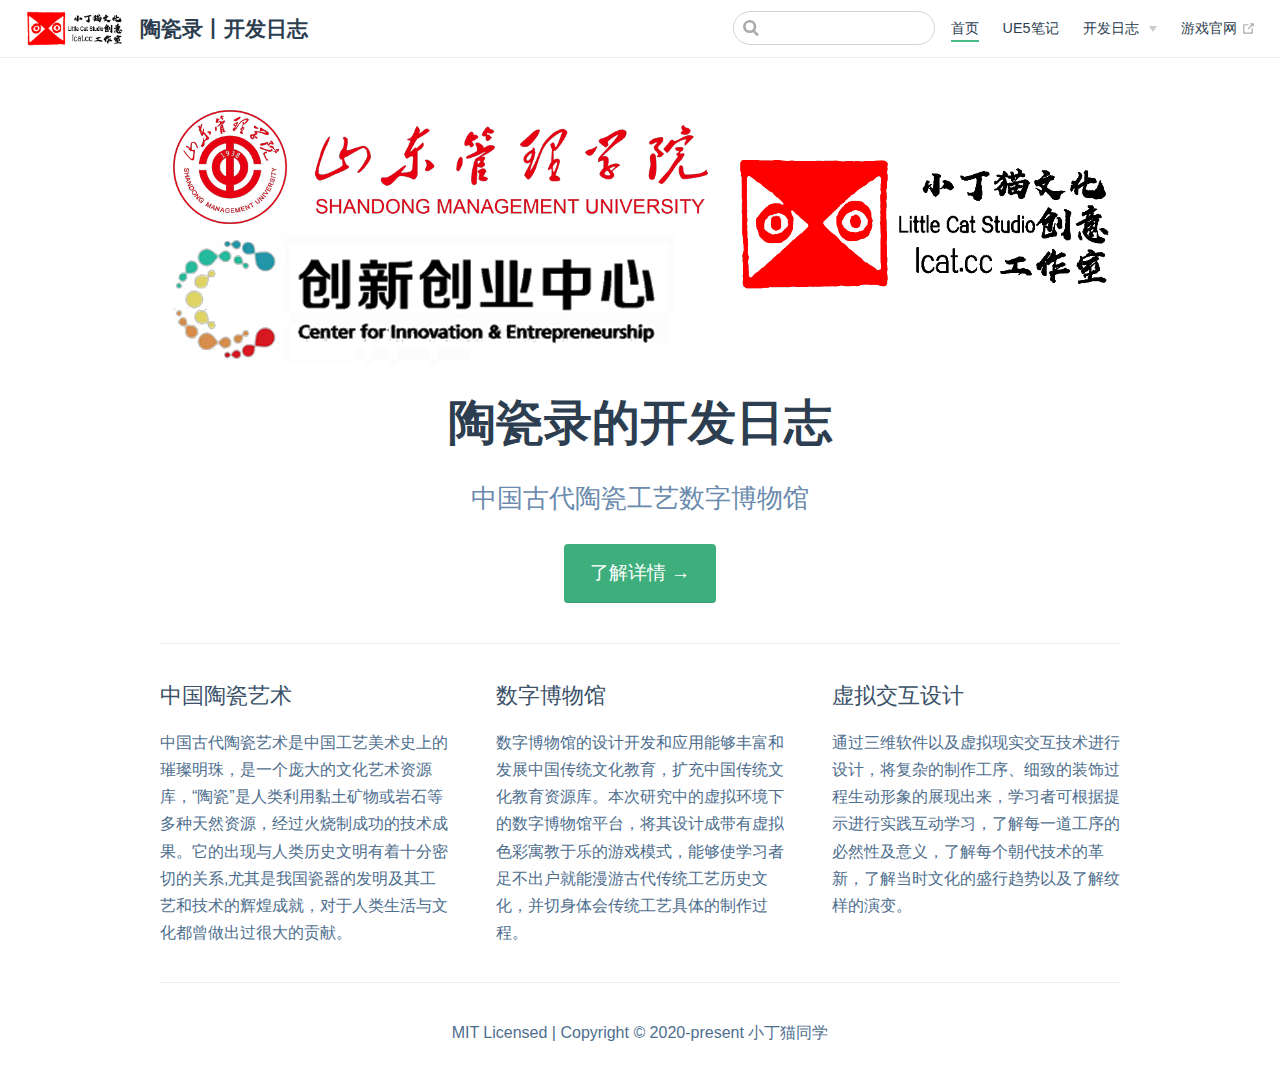
<file: index.html>
<!DOCTYPE html>
<html lang="en-US">
  <head>
    <meta charset="utf-8">
    <meta name="viewport" content="width=device-width,initial-scale=1">
    <title>陶瓷录丨开发日志</title>
    <meta name="generator" content="VuePress 1.9.8">
    <link rel="icon" href="/xdm-logo.png">
    <meta name="description" content="陶瓷录的开发记录">
    
    <link rel="preload" href="/assets/css/0.styles.c1d84356.css" as="style"><link rel="preload" href="/assets/js/app.ca979b59.js" as="script"><link rel="preload" href="/assets/js/2.ccf1f42c.js" as="script"><link rel="preload" href="/assets/js/7.38477825.js" as="script"><link rel="prefetch" href="/assets/js/10.41ba13f7.js"><link rel="prefetch" href="/assets/js/11.c5f0bf4f.js"><link rel="prefetch" href="/assets/js/12.ebf385ab.js"><link rel="prefetch" href="/assets/js/13.c5918c45.js"><link rel="prefetch" href="/assets/js/14.cb09229a.js"><link rel="prefetch" href="/assets/js/15.b17cc654.js"><link rel="prefetch" href="/assets/js/16.fdf41178.js"><link rel="prefetch" href="/assets/js/17.6df7dfe9.js"><link rel="prefetch" href="/assets/js/18.3cab69e5.js"><link rel="prefetch" href="/assets/js/19.04381a1e.js"><link rel="prefetch" href="/assets/js/3.607d9697.js"><link rel="prefetch" href="/assets/js/4.de4b1247.js"><link rel="prefetch" href="/assets/js/5.0ea94f9a.js"><link rel="prefetch" href="/assets/js/6.54e33d5d.js"><link rel="prefetch" href="/assets/js/8.563f2317.js"><link rel="prefetch" href="/assets/js/9.7fd44cd7.js">
    <link rel="stylesheet" href="/assets/css/0.styles.c1d84356.css">
  </head>
  <body>
    <div id="app" data-server-rendered="true"><div class="theme-container no-sidebar"><header class="navbar"><div class="sidebar-button"><svg xmlns="http://www.w3.org/2000/svg" aria-hidden="true" role="img" viewBox="0 0 448 512" class="icon"><path fill="currentColor" d="M436 124H12c-6.627 0-12-5.373-12-12V80c0-6.627 5.373-12 12-12h424c6.627 0 12 5.373 12 12v32c0 6.627-5.373 12-12 12zm0 160H12c-6.627 0-12-5.373-12-12v-32c0-6.627 5.373-12 12-12h424c6.627 0 12 5.373 12 12v32c0 6.627-5.373 12-12 12zm0 160H12c-6.627 0-12-5.373-12-12v-32c0-6.627 5.373-12 12-12h424c6.627 0 12 5.373 12 12v32c0 6.627-5.373 12-12 12z"></path></svg></div> <a href="/" aria-current="page" class="home-link router-link-exact-active router-link-active"><img src="/lccs-logo.png" alt="陶瓷录丨开发日志" class="logo"> <span class="site-name can-hide">陶瓷录丨开发日志</span></a> <div class="links"><div class="search-box"><input aria-label="Search" autocomplete="off" spellcheck="false" value=""> <!----></div> <nav class="nav-links can-hide"><div class="nav-item"><a href="/" aria-current="page" class="nav-link router-link-exact-active router-link-active">
  首页
</a></div><div class="nav-item"><a href="/UE5笔记/2023.02.26.html" class="nav-link">
  UE5笔记
</a></div><div class="nav-item"><div class="dropdown-wrapper"><button type="button" aria-label="日志" class="dropdown-title"><span class="title">开发日志</span> <span class="arrow down"></span></button> <button type="button" aria-label="日志" class="mobile-dropdown-title"><span class="title">开发日志</span> <span class="arrow right"></span></button> <ul class="nav-dropdown" style="display:none;"><li class="dropdown-item"><!----> <a href="/开发日志/2023.02.23.html" class="nav-link">
  日志
</a></li><li class="dropdown-item"><!----> <a href="/pages/HTML52.html" class="nav-link">
  技术研究
</a></li></ul></div></div><div class="nav-item"><a href="http://lcat.cc" target="_blank" rel="noopener noreferrer" class="nav-link external">
  游戏官网
  <span><svg xmlns="http://www.w3.org/2000/svg" aria-hidden="true" focusable="false" x="0px" y="0px" viewBox="0 0 100 100" width="15" height="15" class="icon outbound"><path fill="currentColor" d="M18.8,85.1h56l0,0c2.2,0,4-1.8,4-4v-32h-8v28h-48v-48h28v-8h-32l0,0c-2.2,0-4,1.8-4,4v56C14.8,83.3,16.6,85.1,18.8,85.1z"></path> <polygon fill="currentColor" points="45.7,48.7 51.3,54.3 77.2,28.5 77.2,37.2 85.2,37.2 85.2,14.9 62.8,14.9 62.8,22.9 71.5,22.9"></polygon></svg> <span class="sr-only">(opens new window)</span></span></a></div> <!----></nav></div></header> <div class="sidebar-mask"></div> <aside class="sidebar"><nav class="nav-links"><div class="nav-item"><a href="/" aria-current="page" class="nav-link router-link-exact-active router-link-active">
  首页
</a></div><div class="nav-item"><a href="/UE5笔记/2023.02.26.html" class="nav-link">
  UE5笔记
</a></div><div class="nav-item"><div class="dropdown-wrapper"><button type="button" aria-label="日志" class="dropdown-title"><span class="title">开发日志</span> <span class="arrow down"></span></button> <button type="button" aria-label="日志" class="mobile-dropdown-title"><span class="title">开发日志</span> <span class="arrow right"></span></button> <ul class="nav-dropdown" style="display:none;"><li class="dropdown-item"><!----> <a href="/开发日志/2023.02.23.html" class="nav-link">
  日志
</a></li><li class="dropdown-item"><!----> <a href="/pages/HTML52.html" class="nav-link">
  技术研究
</a></li></ul></div></div><div class="nav-item"><a href="http://lcat.cc" target="_blank" rel="noopener noreferrer" class="nav-link external">
  游戏官网
  <span><svg xmlns="http://www.w3.org/2000/svg" aria-hidden="true" focusable="false" x="0px" y="0px" viewBox="0 0 100 100" width="15" height="15" class="icon outbound"><path fill="currentColor" d="M18.8,85.1h56l0,0c2.2,0,4-1.8,4-4v-32h-8v28h-48v-48h28v-8h-32l0,0c-2.2,0-4,1.8-4,4v56C14.8,83.3,16.6,85.1,18.8,85.1z"></path> <polygon fill="currentColor" points="45.7,48.7 51.3,54.3 77.2,28.5 77.2,37.2 85.2,37.2 85.2,14.9 62.8,14.9 62.8,22.9 71.5,22.9"></polygon></svg> <span class="sr-only">(opens new window)</span></span></a></div> <!----></nav>  <ul class="sidebar-links"><li><section class="sidebar-group depth-0"><p class="sidebar-heading open"><span>毕设计划</span> <!----></p> <ul class="sidebar-links sidebar-group-items"><li><a href="/pages/荣卫斌-毕业设计计划（暂行）.html" class="sidebar-link">计划</a></li><li><a href="/pages/论文名称备选方案.html" class="sidebar-link">备选方案</a></li></ul></section></li><li><section class="sidebar-group depth-0"><p class="sidebar-heading"><span>UE5学习</span> <!----></p> <ul class="sidebar-links sidebar-group-items"><li><a href="/UE5笔记/2023.02.26.html" class="sidebar-link">虚拟引擎</a></li></ul></section></li></ul> </aside> <main aria-labelledby="main-title" class="home"><header class="hero"><img src="/banner.png" alt="hero"> <h1 id="main-title">
      陶瓷录的开发日志
    </h1> <p class="description">
      中国古代陶瓷工艺数字博物馆
    </p> <p class="action"><a href="/UE5笔记/2023.02.26.html" class="nav-link action-button">
  了解详情 →
</a></p></header> <div class="features"><div class="feature"><h2>中国陶瓷艺术</h2> <p>中国古代陶瓷艺术是中国工艺美术史上的璀璨明珠，是一个庞大的文化艺术资源库，“陶瓷”是人类利用黏土矿物或岩石等多种天然资源，经过火烧制成功的技术成果。它的出现与人类历史文明有着十分密切的关系,尤其是我国瓷器的发明及其工艺和技术的辉煌成就，对于人类生活与文化都曾做出过很大的贡献。</p></div><div class="feature"><h2>数字博物馆</h2> <p>数字博物馆的设计开发和应用能够丰富和发展中国传统文化教育，扩充中国传统文化教育资源库。本次研究中的虚拟环境下的数字博物馆平台，将其设计成带有虚拟色彩寓教于乐的游戏模式，能够使学习者足不出户就能漫游古代传统工艺历史文化，并切身体会传统工艺具体的制作过程。</p></div><div class="feature"><h2>虚拟交互设计</h2> <p>通过三维软件以及虚拟现实交互技术进行设计，将复杂的制作工序、细致的装饰过程生动形象的展现出来，学习者可根据提示进行实践互动学习，了解每一道工序的必然性及意义，了解每个朝代技术的革新，了解当时文化的盛行趋势以及了解纹样的演变。</p></div></div> <div class="theme-default-content custom content__default"></div> <div class="footer">
    MIT Licensed | Copyright © 2020-present 小丁猫同学
  </div></main></div><div class="global-ui"></div></div>
    <script src="/assets/js/app.ca979b59.js" defer></script><script src="/assets/js/2.ccf1f42c.js" defer></script><script src="/assets/js/7.38477825.js" defer></script>
  </body>
</html>
</file>
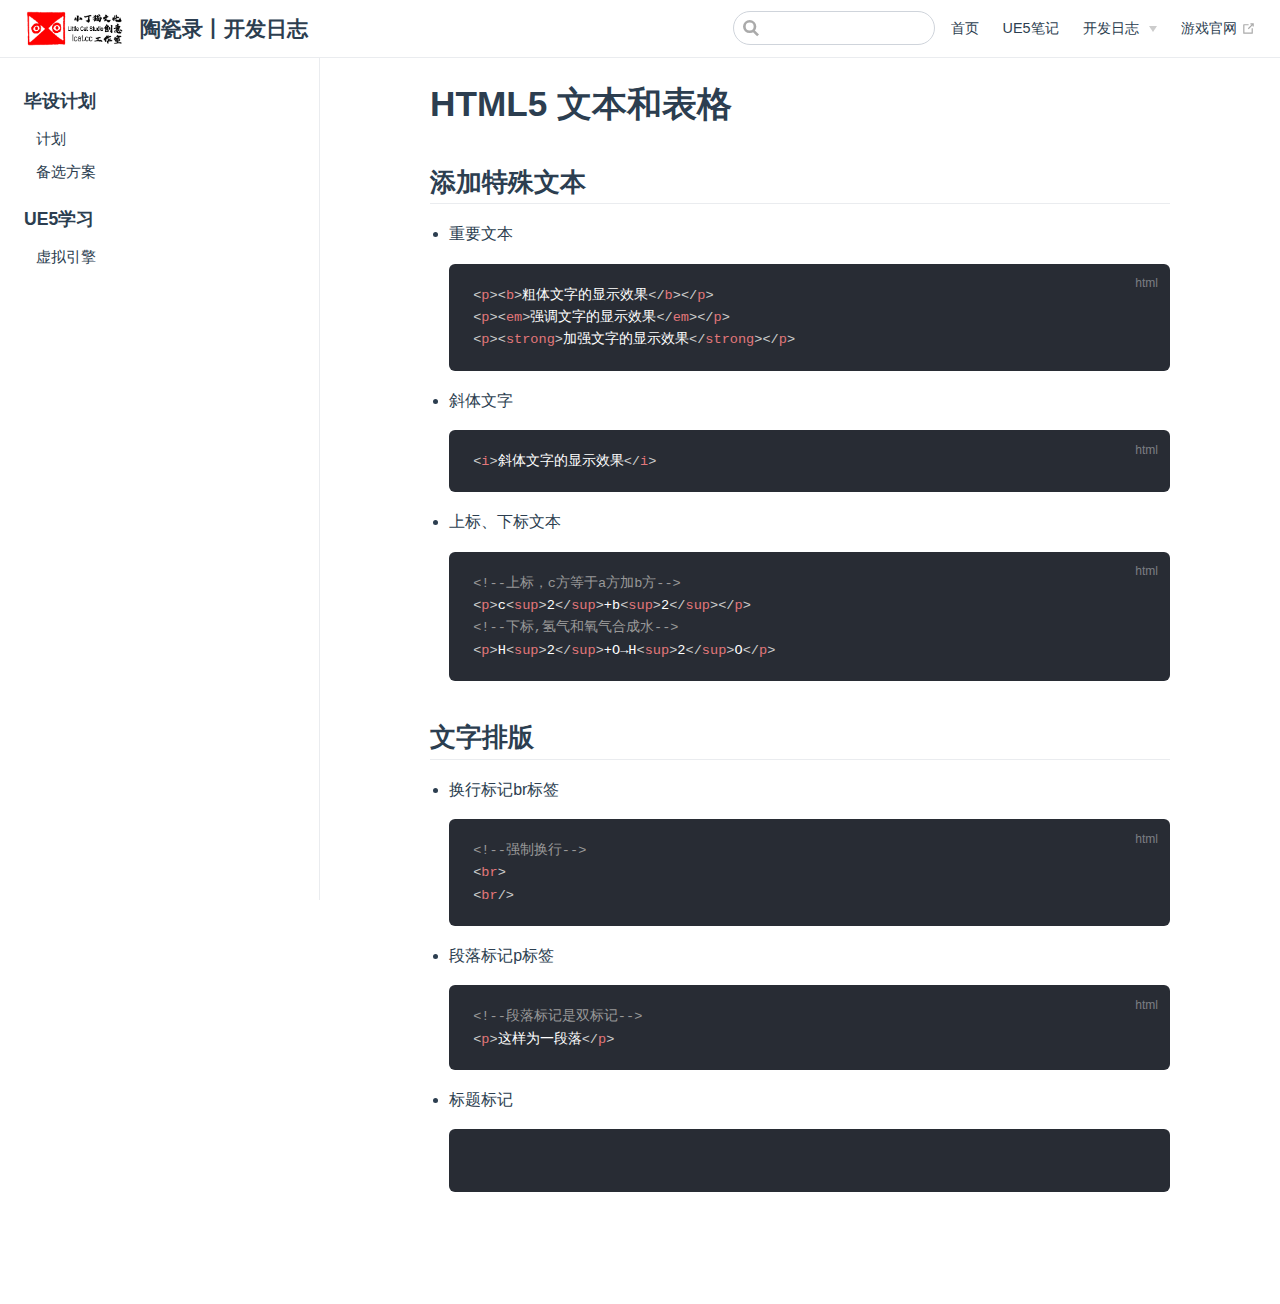
<file: pages/HTML52.html>
<!DOCTYPE html>
<html lang="en-US">
  <head>
    <meta charset="utf-8">
    <meta name="viewport" content="width=device-width,initial-scale=1">
    <title>HTML5 文本和表格 | 陶瓷录丨开发日志</title>
    <meta name="generator" content="VuePress 1.9.8">
    <link rel="icon" href="/xdm-logo.png">
    <meta name="description" content="陶瓷录的开发记录">
    
    <link rel="preload" href="/assets/css/0.styles.c1d84356.css" as="style"><link rel="preload" href="/assets/js/app.ca979b59.js" as="script"><link rel="preload" href="/assets/js/2.ccf1f42c.js" as="script"><link rel="preload" href="/assets/js/9.7fd44cd7.js" as="script"><link rel="prefetch" href="/assets/js/10.41ba13f7.js"><link rel="prefetch" href="/assets/js/11.c5f0bf4f.js"><link rel="prefetch" href="/assets/js/12.ebf385ab.js"><link rel="prefetch" href="/assets/js/13.c5918c45.js"><link rel="prefetch" href="/assets/js/14.cb09229a.js"><link rel="prefetch" href="/assets/js/15.b17cc654.js"><link rel="prefetch" href="/assets/js/16.fdf41178.js"><link rel="prefetch" href="/assets/js/17.6df7dfe9.js"><link rel="prefetch" href="/assets/js/18.3cab69e5.js"><link rel="prefetch" href="/assets/js/19.04381a1e.js"><link rel="prefetch" href="/assets/js/3.607d9697.js"><link rel="prefetch" href="/assets/js/4.de4b1247.js"><link rel="prefetch" href="/assets/js/5.0ea94f9a.js"><link rel="prefetch" href="/assets/js/6.54e33d5d.js"><link rel="prefetch" href="/assets/js/7.38477825.js"><link rel="prefetch" href="/assets/js/8.563f2317.js">
    <link rel="stylesheet" href="/assets/css/0.styles.c1d84356.css">
  </head>
  <body>
    <div id="app" data-server-rendered="true"><div class="theme-container"><header class="navbar"><div class="sidebar-button"><svg xmlns="http://www.w3.org/2000/svg" aria-hidden="true" role="img" viewBox="0 0 448 512" class="icon"><path fill="currentColor" d="M436 124H12c-6.627 0-12-5.373-12-12V80c0-6.627 5.373-12 12-12h424c6.627 0 12 5.373 12 12v32c0 6.627-5.373 12-12 12zm0 160H12c-6.627 0-12-5.373-12-12v-32c0-6.627 5.373-12 12-12h424c6.627 0 12 5.373 12 12v32c0 6.627-5.373 12-12 12zm0 160H12c-6.627 0-12-5.373-12-12v-32c0-6.627 5.373-12 12-12h424c6.627 0 12 5.373 12 12v32c0 6.627-5.373 12-12 12z"></path></svg></div> <a href="/" class="home-link router-link-active"><img src="/lccs-logo.png" alt="陶瓷录丨开发日志" class="logo"> <span class="site-name can-hide">陶瓷录丨开发日志</span></a> <div class="links"><div class="search-box"><input aria-label="Search" autocomplete="off" spellcheck="false" value=""> <!----></div> <nav class="nav-links can-hide"><div class="nav-item"><a href="/" class="nav-link">
  首页
</a></div><div class="nav-item"><a href="/UE5笔记/2023.02.26.html" class="nav-link">
  UE5笔记
</a></div><div class="nav-item"><div class="dropdown-wrapper"><button type="button" aria-label="日志" class="dropdown-title"><span class="title">开发日志</span> <span class="arrow down"></span></button> <button type="button" aria-label="日志" class="mobile-dropdown-title"><span class="title">开发日志</span> <span class="arrow right"></span></button> <ul class="nav-dropdown" style="display:none;"><li class="dropdown-item"><!----> <a href="/开发日志/2023.02.23.html" class="nav-link">
  日志
</a></li><li class="dropdown-item"><!----> <a href="/pages/HTML52.html" aria-current="page" class="nav-link router-link-exact-active router-link-active">
  技术研究
</a></li></ul></div></div><div class="nav-item"><a href="http://lcat.cc" target="_blank" rel="noopener noreferrer" class="nav-link external">
  游戏官网
  <span><svg xmlns="http://www.w3.org/2000/svg" aria-hidden="true" focusable="false" x="0px" y="0px" viewBox="0 0 100 100" width="15" height="15" class="icon outbound"><path fill="currentColor" d="M18.8,85.1h56l0,0c2.2,0,4-1.8,4-4v-32h-8v28h-48v-48h28v-8h-32l0,0c-2.2,0-4,1.8-4,4v56C14.8,83.3,16.6,85.1,18.8,85.1z"></path> <polygon fill="currentColor" points="45.7,48.7 51.3,54.3 77.2,28.5 77.2,37.2 85.2,37.2 85.2,14.9 62.8,14.9 62.8,22.9 71.5,22.9"></polygon></svg> <span class="sr-only">(opens new window)</span></span></a></div> <!----></nav></div></header> <div class="sidebar-mask"></div> <aside class="sidebar"><nav class="nav-links"><div class="nav-item"><a href="/" class="nav-link">
  首页
</a></div><div class="nav-item"><a href="/UE5笔记/2023.02.26.html" class="nav-link">
  UE5笔记
</a></div><div class="nav-item"><div class="dropdown-wrapper"><button type="button" aria-label="日志" class="dropdown-title"><span class="title">开发日志</span> <span class="arrow down"></span></button> <button type="button" aria-label="日志" class="mobile-dropdown-title"><span class="title">开发日志</span> <span class="arrow right"></span></button> <ul class="nav-dropdown" style="display:none;"><li class="dropdown-item"><!----> <a href="/开发日志/2023.02.23.html" class="nav-link">
  日志
</a></li><li class="dropdown-item"><!----> <a href="/pages/HTML52.html" aria-current="page" class="nav-link router-link-exact-active router-link-active">
  技术研究
</a></li></ul></div></div><div class="nav-item"><a href="http://lcat.cc" target="_blank" rel="noopener noreferrer" class="nav-link external">
  游戏官网
  <span><svg xmlns="http://www.w3.org/2000/svg" aria-hidden="true" focusable="false" x="0px" y="0px" viewBox="0 0 100 100" width="15" height="15" class="icon outbound"><path fill="currentColor" d="M18.8,85.1h56l0,0c2.2,0,4-1.8,4-4v-32h-8v28h-48v-48h28v-8h-32l0,0c-2.2,0-4,1.8-4,4v56C14.8,83.3,16.6,85.1,18.8,85.1z"></path> <polygon fill="currentColor" points="45.7,48.7 51.3,54.3 77.2,28.5 77.2,37.2 85.2,37.2 85.2,14.9 62.8,14.9 62.8,22.9 71.5,22.9"></polygon></svg> <span class="sr-only">(opens new window)</span></span></a></div> <!----></nav>  <ul class="sidebar-links"><li><section class="sidebar-group depth-0"><p class="sidebar-heading open"><span>毕设计划</span> <!----></p> <ul class="sidebar-links sidebar-group-items"><li><a href="/pages/荣卫斌-毕业设计计划（暂行）.html" class="sidebar-link">计划</a></li><li><a href="/pages/论文名称备选方案.html" class="sidebar-link">备选方案</a></li></ul></section></li><li><section class="sidebar-group depth-0"><p class="sidebar-heading"><span>UE5学习</span> <!----></p> <ul class="sidebar-links sidebar-group-items"><li><a href="/UE5笔记/2023.02.26.html" class="sidebar-link">虚拟引擎</a></li></ul></section></li></ul> </aside> <main class="page"> <div class="theme-default-content content__default"><h1 id="html5-文本和表格"><a href="#html5-文本和表格" class="header-anchor">#</a> HTML5 文本和表格</h1> <h2 id="添加特殊文本"><a href="#添加特殊文本" class="header-anchor">#</a> 添加特殊文本</h2> <ul><li><p>重要文本</p> <div class="language-html extra-class"><pre class="language-html"><code><span class="token tag"><span class="token tag"><span class="token punctuation">&lt;</span>p</span><span class="token punctuation">&gt;</span></span><span class="token tag"><span class="token tag"><span class="token punctuation">&lt;</span>b</span><span class="token punctuation">&gt;</span></span>粗体文字的显示效果<span class="token tag"><span class="token tag"><span class="token punctuation">&lt;/</span>b</span><span class="token punctuation">&gt;</span></span><span class="token tag"><span class="token tag"><span class="token punctuation">&lt;/</span>p</span><span class="token punctuation">&gt;</span></span>
<span class="token tag"><span class="token tag"><span class="token punctuation">&lt;</span>p</span><span class="token punctuation">&gt;</span></span><span class="token tag"><span class="token tag"><span class="token punctuation">&lt;</span>em</span><span class="token punctuation">&gt;</span></span>强调文字的显示效果<span class="token tag"><span class="token tag"><span class="token punctuation">&lt;/</span>em</span><span class="token punctuation">&gt;</span></span><span class="token tag"><span class="token tag"><span class="token punctuation">&lt;/</span>p</span><span class="token punctuation">&gt;</span></span>
<span class="token tag"><span class="token tag"><span class="token punctuation">&lt;</span>p</span><span class="token punctuation">&gt;</span></span><span class="token tag"><span class="token tag"><span class="token punctuation">&lt;</span>strong</span><span class="token punctuation">&gt;</span></span>加强文字的显示效果<span class="token tag"><span class="token tag"><span class="token punctuation">&lt;/</span>strong</span><span class="token punctuation">&gt;</span></span><span class="token tag"><span class="token tag"><span class="token punctuation">&lt;/</span>p</span><span class="token punctuation">&gt;</span></span>
</code></pre></div></li> <li><p>斜体文字</p> <div class="language-html extra-class"><pre class="language-html"><code><span class="token tag"><span class="token tag"><span class="token punctuation">&lt;</span>i</span><span class="token punctuation">&gt;</span></span>斜体文字的显示效果<span class="token tag"><span class="token tag"><span class="token punctuation">&lt;/</span>i</span><span class="token punctuation">&gt;</span></span>
</code></pre></div></li> <li><p>上标、下标文本</p> <div class="language-html extra-class"><pre class="language-html"><code><span class="token comment">&lt;!--上标，c方等于a方加b方--&gt;</span>
<span class="token tag"><span class="token tag"><span class="token punctuation">&lt;</span>p</span><span class="token punctuation">&gt;</span></span>c<span class="token tag"><span class="token tag"><span class="token punctuation">&lt;</span>sup</span><span class="token punctuation">&gt;</span></span>2<span class="token tag"><span class="token tag"><span class="token punctuation">&lt;/</span>sup</span><span class="token punctuation">&gt;</span></span>+b<span class="token tag"><span class="token tag"><span class="token punctuation">&lt;</span>sup</span><span class="token punctuation">&gt;</span></span>2<span class="token tag"><span class="token tag"><span class="token punctuation">&lt;/</span>sup</span><span class="token punctuation">&gt;</span></span><span class="token tag"><span class="token tag"><span class="token punctuation">&lt;/</span>p</span><span class="token punctuation">&gt;</span></span>
<span class="token comment">&lt;!--下标,氢气和氧气合成水--&gt;</span>
<span class="token tag"><span class="token tag"><span class="token punctuation">&lt;</span>p</span><span class="token punctuation">&gt;</span></span>H<span class="token tag"><span class="token tag"><span class="token punctuation">&lt;</span>sup</span><span class="token punctuation">&gt;</span></span>2<span class="token tag"><span class="token tag"><span class="token punctuation">&lt;/</span>sup</span><span class="token punctuation">&gt;</span></span>+O→H<span class="token tag"><span class="token tag"><span class="token punctuation">&lt;</span>sup</span><span class="token punctuation">&gt;</span></span>2<span class="token tag"><span class="token tag"><span class="token punctuation">&lt;/</span>sup</span><span class="token punctuation">&gt;</span></span>O<span class="token tag"><span class="token tag"><span class="token punctuation">&lt;/</span>p</span><span class="token punctuation">&gt;</span></span>
</code></pre></div></li></ul> <h2 id="文字排版"><a href="#文字排版" class="header-anchor">#</a> 文字排版</h2> <ul><li><p>换行标记br标签</p> <div class="language-html extra-class"><pre class="language-html"><code><span class="token comment">&lt;!--强制换行--&gt;</span>
<span class="token tag"><span class="token tag"><span class="token punctuation">&lt;</span>br</span><span class="token punctuation">&gt;</span></span>
<span class="token tag"><span class="token tag"><span class="token punctuation">&lt;</span>br</span><span class="token punctuation">/&gt;</span></span>
</code></pre></div></li> <li><p>段落标记p标签</p> <div class="language-html extra-class"><pre class="language-html"><code><span class="token comment">&lt;!--段落标记是双标记--&gt;</span>
<span class="token tag"><span class="token tag"><span class="token punctuation">&lt;</span>p</span><span class="token punctuation">&gt;</span></span>这样为一段落<span class="token tag"><span class="token tag"><span class="token punctuation">&lt;/</span>p</span><span class="token punctuation">&gt;</span></span>
</code></pre></div></li> <li><p>标题标记</p> <div class="language- extra-class"><pre class="language-text"><code>
</code></pre></div></li></ul></div> <footer class="page-edit"><!----> <!----></footer> <!----> </main></div><div class="global-ui"></div></div>
    <script src="/assets/js/app.ca979b59.js" defer></script><script src="/assets/js/2.ccf1f42c.js" defer></script><script src="/assets/js/9.7fd44cd7.js" defer></script>
  </body>
</html>
</file>
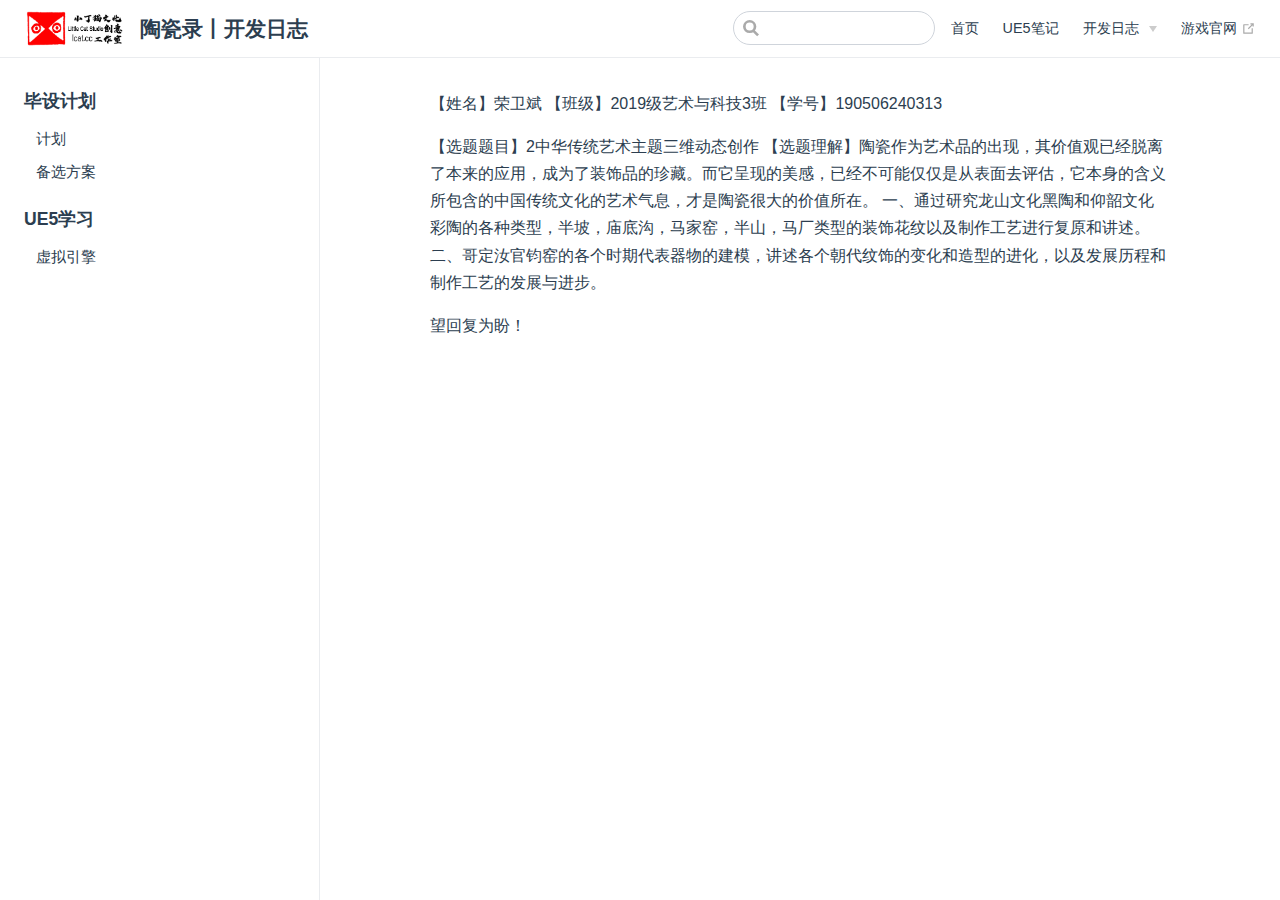
<file: pages/导师选题邮件.html>
<!DOCTYPE html>
<html lang="en-US">
  <head>
    <meta charset="utf-8">
    <meta name="viewport" content="width=device-width,initial-scale=1">
    <title>陶瓷录丨开发日志</title>
    <meta name="generator" content="VuePress 1.9.8">
    <link rel="icon" href="/xdm-logo.png">
    <meta name="description" content="陶瓷录的开发记录">
    
    <link rel="preload" href="/assets/css/0.styles.c1d84356.css" as="style"><link rel="preload" href="/assets/js/app.ca979b59.js" as="script"><link rel="preload" href="/assets/js/2.ccf1f42c.js" as="script"><link rel="preload" href="/assets/js/10.41ba13f7.js" as="script"><link rel="prefetch" href="/assets/js/11.c5f0bf4f.js"><link rel="prefetch" href="/assets/js/12.ebf385ab.js"><link rel="prefetch" href="/assets/js/13.c5918c45.js"><link rel="prefetch" href="/assets/js/14.cb09229a.js"><link rel="prefetch" href="/assets/js/15.b17cc654.js"><link rel="prefetch" href="/assets/js/16.fdf41178.js"><link rel="prefetch" href="/assets/js/17.6df7dfe9.js"><link rel="prefetch" href="/assets/js/18.3cab69e5.js"><link rel="prefetch" href="/assets/js/19.04381a1e.js"><link rel="prefetch" href="/assets/js/3.607d9697.js"><link rel="prefetch" href="/assets/js/4.de4b1247.js"><link rel="prefetch" href="/assets/js/5.0ea94f9a.js"><link rel="prefetch" href="/assets/js/6.54e33d5d.js"><link rel="prefetch" href="/assets/js/7.38477825.js"><link rel="prefetch" href="/assets/js/8.563f2317.js"><link rel="prefetch" href="/assets/js/9.7fd44cd7.js">
    <link rel="stylesheet" href="/assets/css/0.styles.c1d84356.css">
  </head>
  <body>
    <div id="app" data-server-rendered="true"><div class="theme-container"><header class="navbar"><div class="sidebar-button"><svg xmlns="http://www.w3.org/2000/svg" aria-hidden="true" role="img" viewBox="0 0 448 512" class="icon"><path fill="currentColor" d="M436 124H12c-6.627 0-12-5.373-12-12V80c0-6.627 5.373-12 12-12h424c6.627 0 12 5.373 12 12v32c0 6.627-5.373 12-12 12zm0 160H12c-6.627 0-12-5.373-12-12v-32c0-6.627 5.373-12 12-12h424c6.627 0 12 5.373 12 12v32c0 6.627-5.373 12-12 12zm0 160H12c-6.627 0-12-5.373-12-12v-32c0-6.627 5.373-12 12-12h424c6.627 0 12 5.373 12 12v32c0 6.627-5.373 12-12 12z"></path></svg></div> <a href="/" class="home-link router-link-active"><img src="/lccs-logo.png" alt="陶瓷录丨开发日志" class="logo"> <span class="site-name can-hide">陶瓷录丨开发日志</span></a> <div class="links"><div class="search-box"><input aria-label="Search" autocomplete="off" spellcheck="false" value=""> <!----></div> <nav class="nav-links can-hide"><div class="nav-item"><a href="/" class="nav-link">
  首页
</a></div><div class="nav-item"><a href="/UE5笔记/2023.02.26.html" class="nav-link">
  UE5笔记
</a></div><div class="nav-item"><div class="dropdown-wrapper"><button type="button" aria-label="日志" class="dropdown-title"><span class="title">开发日志</span> <span class="arrow down"></span></button> <button type="button" aria-label="日志" class="mobile-dropdown-title"><span class="title">开发日志</span> <span class="arrow right"></span></button> <ul class="nav-dropdown" style="display:none;"><li class="dropdown-item"><!----> <a href="/开发日志/2023.02.23.html" class="nav-link">
  日志
</a></li><li class="dropdown-item"><!----> <a href="/pages/HTML52.html" class="nav-link">
  技术研究
</a></li></ul></div></div><div class="nav-item"><a href="http://lcat.cc" target="_blank" rel="noopener noreferrer" class="nav-link external">
  游戏官网
  <span><svg xmlns="http://www.w3.org/2000/svg" aria-hidden="true" focusable="false" x="0px" y="0px" viewBox="0 0 100 100" width="15" height="15" class="icon outbound"><path fill="currentColor" d="M18.8,85.1h56l0,0c2.2,0,4-1.8,4-4v-32h-8v28h-48v-48h28v-8h-32l0,0c-2.2,0-4,1.8-4,4v56C14.8,83.3,16.6,85.1,18.8,85.1z"></path> <polygon fill="currentColor" points="45.7,48.7 51.3,54.3 77.2,28.5 77.2,37.2 85.2,37.2 85.2,14.9 62.8,14.9 62.8,22.9 71.5,22.9"></polygon></svg> <span class="sr-only">(opens new window)</span></span></a></div> <!----></nav></div></header> <div class="sidebar-mask"></div> <aside class="sidebar"><nav class="nav-links"><div class="nav-item"><a href="/" class="nav-link">
  首页
</a></div><div class="nav-item"><a href="/UE5笔记/2023.02.26.html" class="nav-link">
  UE5笔记
</a></div><div class="nav-item"><div class="dropdown-wrapper"><button type="button" aria-label="日志" class="dropdown-title"><span class="title">开发日志</span> <span class="arrow down"></span></button> <button type="button" aria-label="日志" class="mobile-dropdown-title"><span class="title">开发日志</span> <span class="arrow right"></span></button> <ul class="nav-dropdown" style="display:none;"><li class="dropdown-item"><!----> <a href="/开发日志/2023.02.23.html" class="nav-link">
  日志
</a></li><li class="dropdown-item"><!----> <a href="/pages/HTML52.html" class="nav-link">
  技术研究
</a></li></ul></div></div><div class="nav-item"><a href="http://lcat.cc" target="_blank" rel="noopener noreferrer" class="nav-link external">
  游戏官网
  <span><svg xmlns="http://www.w3.org/2000/svg" aria-hidden="true" focusable="false" x="0px" y="0px" viewBox="0 0 100 100" width="15" height="15" class="icon outbound"><path fill="currentColor" d="M18.8,85.1h56l0,0c2.2,0,4-1.8,4-4v-32h-8v28h-48v-48h28v-8h-32l0,0c-2.2,0-4,1.8-4,4v56C14.8,83.3,16.6,85.1,18.8,85.1z"></path> <polygon fill="currentColor" points="45.7,48.7 51.3,54.3 77.2,28.5 77.2,37.2 85.2,37.2 85.2,14.9 62.8,14.9 62.8,22.9 71.5,22.9"></polygon></svg> <span class="sr-only">(opens new window)</span></span></a></div> <!----></nav>  <ul class="sidebar-links"><li><section class="sidebar-group depth-0"><p class="sidebar-heading open"><span>毕设计划</span> <!----></p> <ul class="sidebar-links sidebar-group-items"><li><a href="/pages/荣卫斌-毕业设计计划（暂行）.html" class="sidebar-link">计划</a></li><li><a href="/pages/论文名称备选方案.html" class="sidebar-link">备选方案</a></li></ul></section></li><li><section class="sidebar-group depth-0"><p class="sidebar-heading"><span>UE5学习</span> <!----></p> <ul class="sidebar-links sidebar-group-items"><li><a href="/UE5笔记/2023.02.26.html" class="sidebar-link">虚拟引擎</a></li></ul></section></li></ul> </aside> <main class="page"> <div class="theme-default-content content__default"><p>【姓名】荣卫斌
【班级】2019级艺术与科技3班
【学号】190506240313</p> <p>【选题题目】2中华传统艺术主题三维动态创作
【选题理解】陶瓷作为艺术品的出现，其价值观已经脱离了本来的应用，成为了装饰品的珍藏。而它呈现的美感，已经不可能仅仅是从表面去评估，它本身的含义所包含的中国传统文化的艺术气息，才是陶瓷很大的价值所在。
一、通过研究龙山文化黑陶和仰韶文化彩陶的各种类型，半坡，庙底沟，马家窑，半山，马厂类型的装饰花纹以及制作工艺进行复原和讲述。
二、哥定汝官钧窑的各个时期代表器物的建模，讲述各个朝代纹饰的变化和造型的进化，以及发展历程和制作工艺的发展与进步。</p> <p>望回复为盼！</p></div> <footer class="page-edit"><!----> <!----></footer> <!----> </main></div><div class="global-ui"></div></div>
    <script src="/assets/js/app.ca979b59.js" defer></script><script src="/assets/js/2.ccf1f42c.js" defer></script><script src="/assets/js/10.41ba13f7.js" defer></script>
  </body>
</html>
</file>
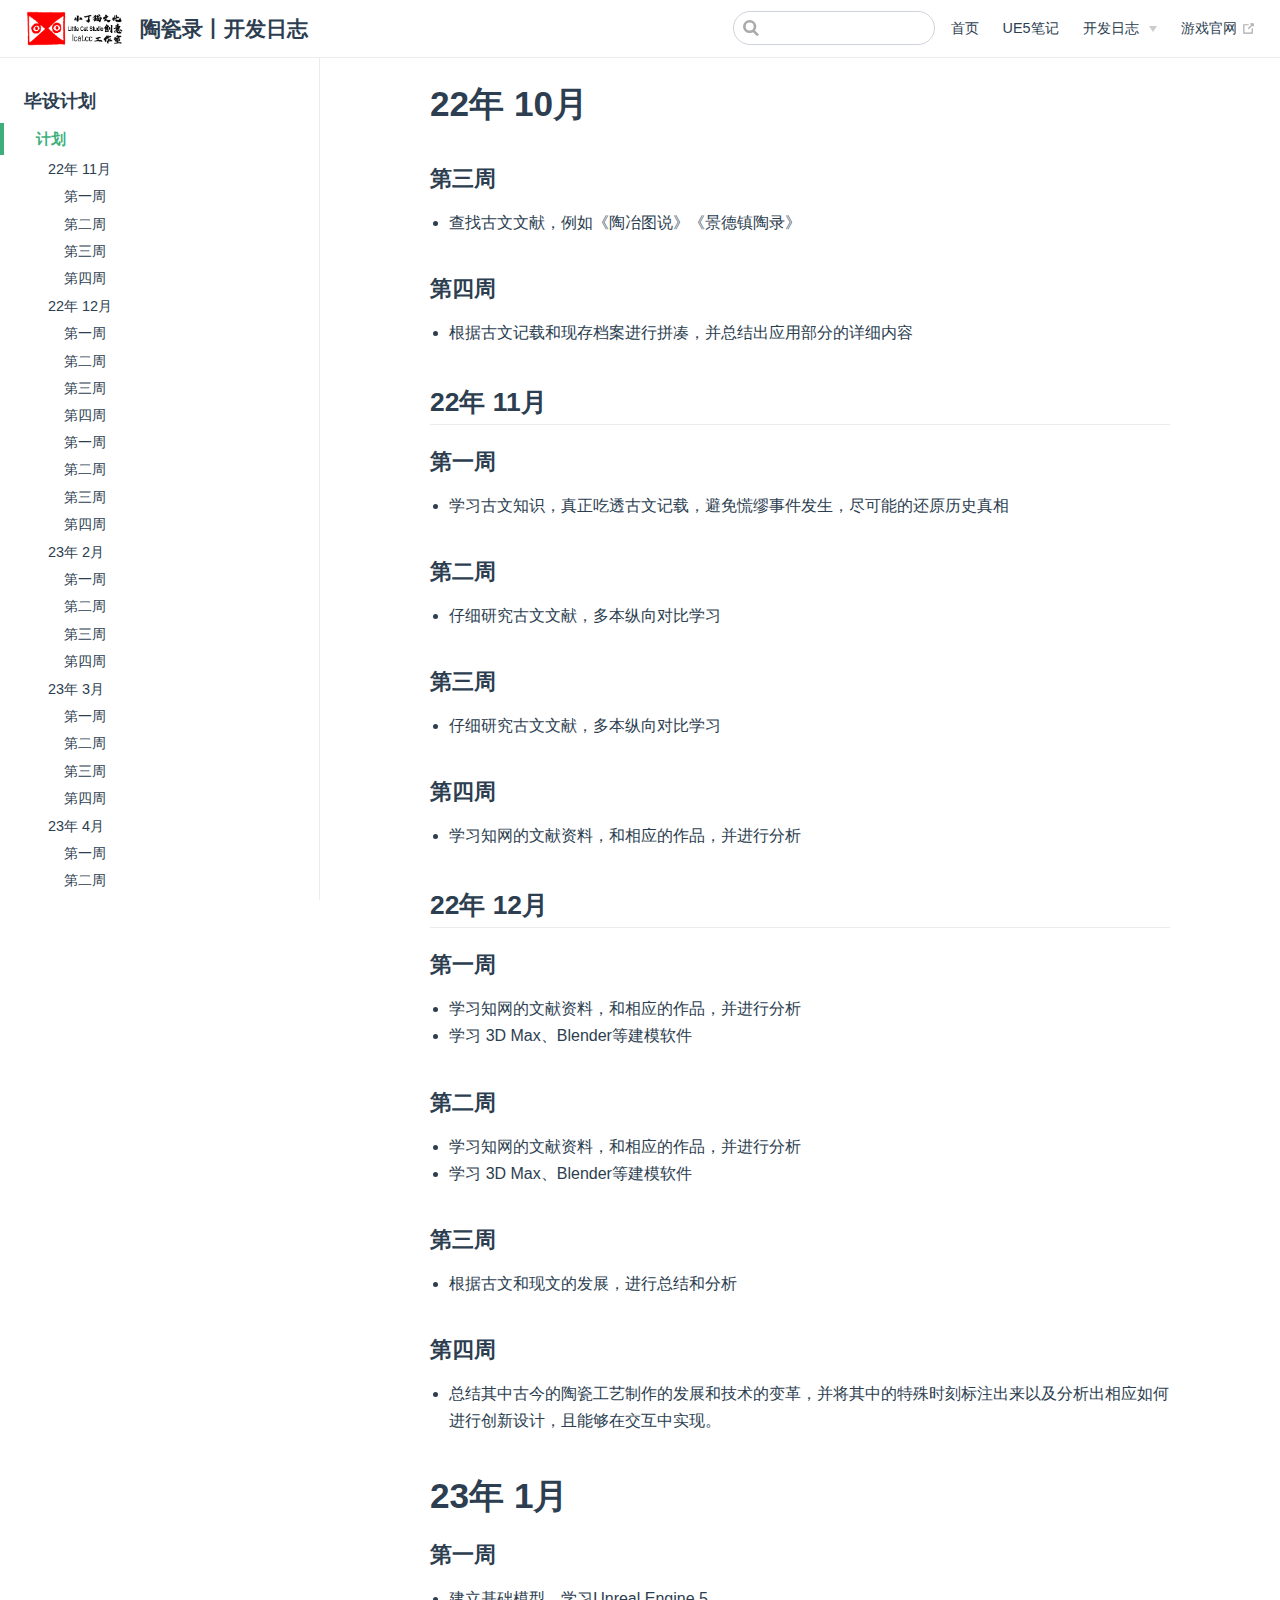
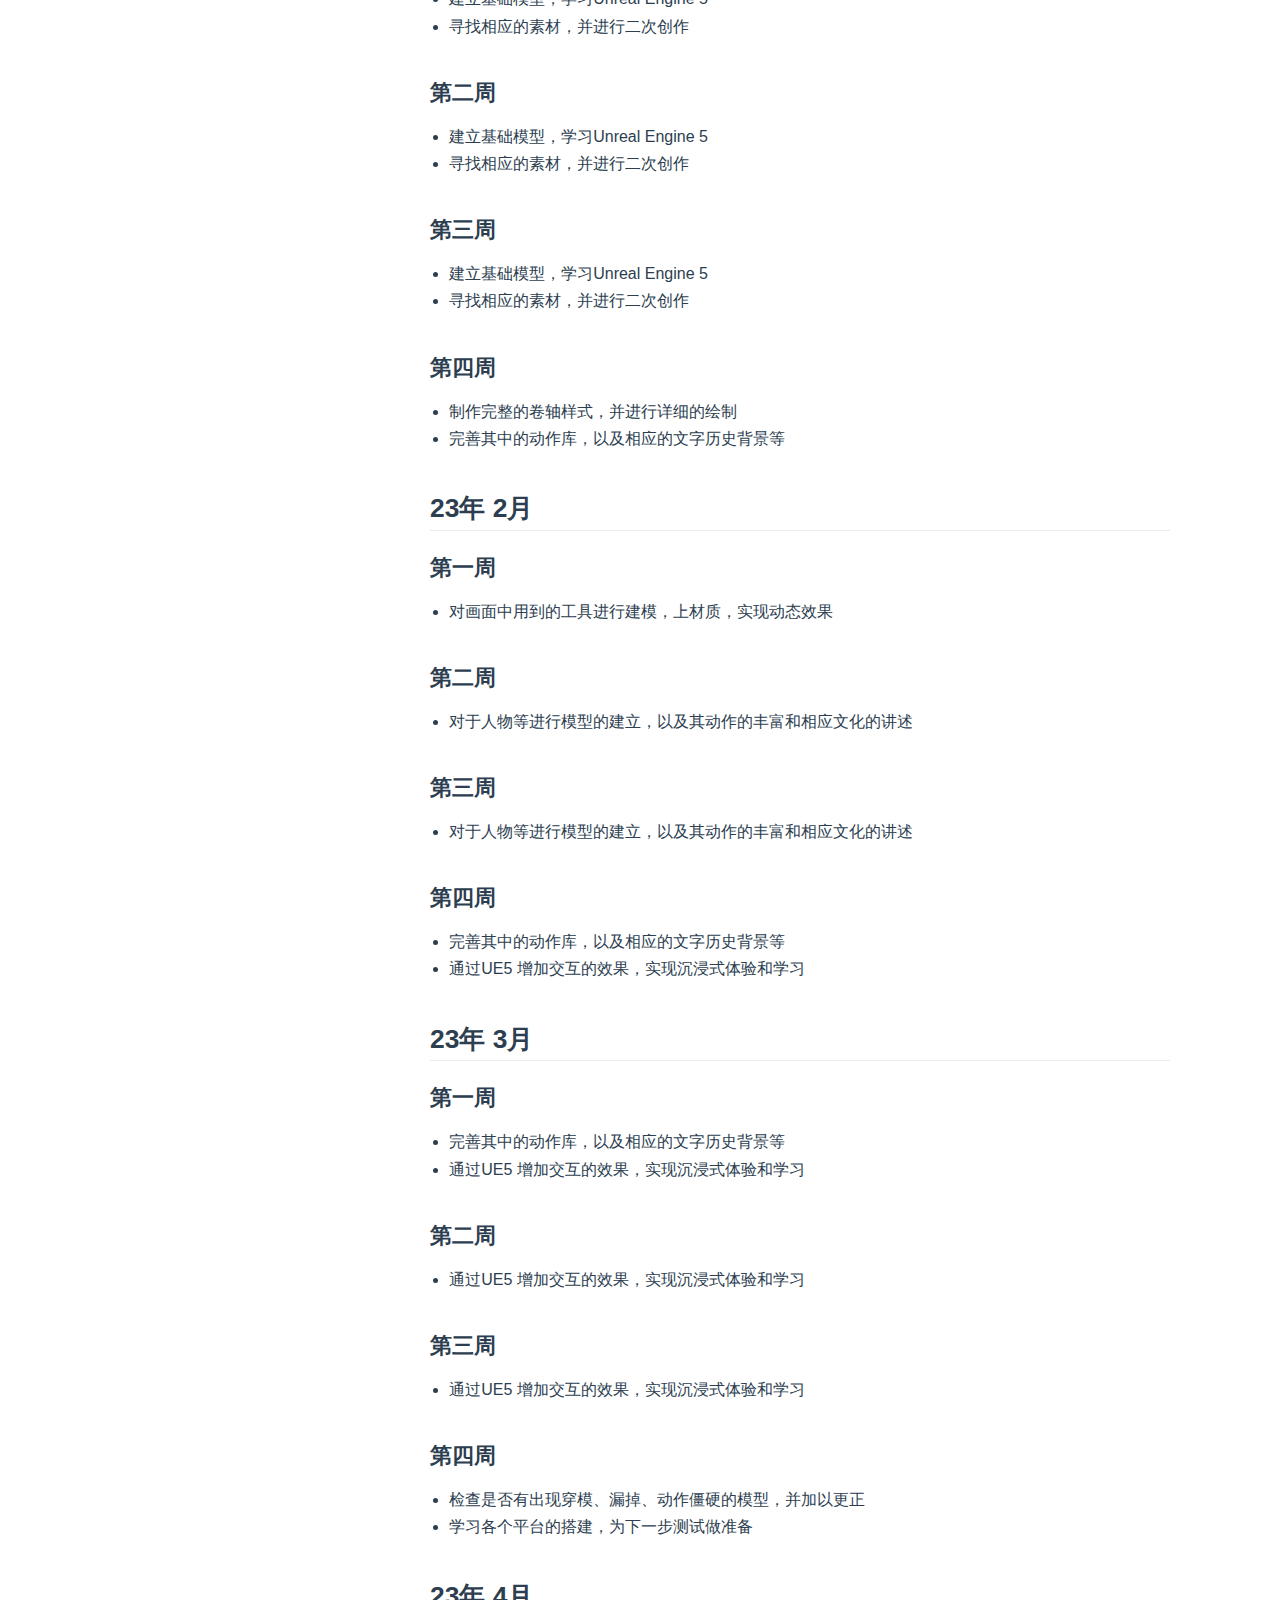
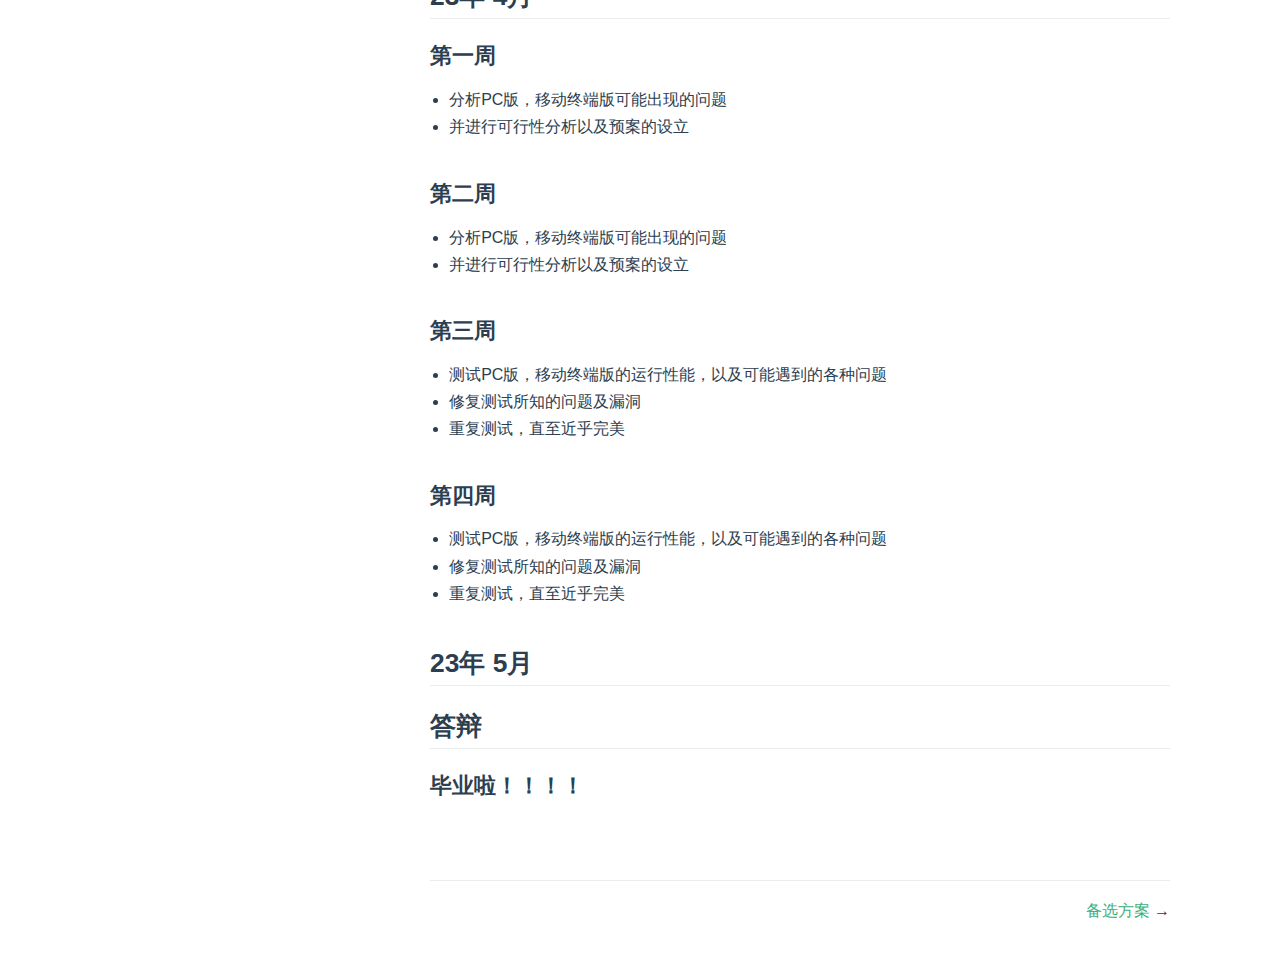
<file: pages/荣卫斌-毕业设计计划（暂行）.html>
<!DOCTYPE html>
<html lang="en-US">
  <head>
    <meta charset="utf-8">
    <meta name="viewport" content="width=device-width,initial-scale=1">
    <title>22年 10月 | 陶瓷录丨开发日志</title>
    <meta name="generator" content="VuePress 1.9.8">
    <link rel="icon" href="/xdm-logo.png">
    <meta name="description" content="陶瓷录的开发记录">
    
    <link rel="preload" href="/assets/css/0.styles.c1d84356.css" as="style"><link rel="preload" href="/assets/js/app.ca979b59.js" as="script"><link rel="preload" href="/assets/js/2.ccf1f42c.js" as="script"><link rel="preload" href="/assets/js/11.c5f0bf4f.js" as="script"><link rel="prefetch" href="/assets/js/10.41ba13f7.js"><link rel="prefetch" href="/assets/js/12.ebf385ab.js"><link rel="prefetch" href="/assets/js/13.c5918c45.js"><link rel="prefetch" href="/assets/js/14.cb09229a.js"><link rel="prefetch" href="/assets/js/15.b17cc654.js"><link rel="prefetch" href="/assets/js/16.fdf41178.js"><link rel="prefetch" href="/assets/js/17.6df7dfe9.js"><link rel="prefetch" href="/assets/js/18.3cab69e5.js"><link rel="prefetch" href="/assets/js/19.04381a1e.js"><link rel="prefetch" href="/assets/js/3.607d9697.js"><link rel="prefetch" href="/assets/js/4.de4b1247.js"><link rel="prefetch" href="/assets/js/5.0ea94f9a.js"><link rel="prefetch" href="/assets/js/6.54e33d5d.js"><link rel="prefetch" href="/assets/js/7.38477825.js"><link rel="prefetch" href="/assets/js/8.563f2317.js"><link rel="prefetch" href="/assets/js/9.7fd44cd7.js">
    <link rel="stylesheet" href="/assets/css/0.styles.c1d84356.css">
  </head>
  <body>
    <div id="app" data-server-rendered="true"><div class="theme-container"><header class="navbar"><div class="sidebar-button"><svg xmlns="http://www.w3.org/2000/svg" aria-hidden="true" role="img" viewBox="0 0 448 512" class="icon"><path fill="currentColor" d="M436 124H12c-6.627 0-12-5.373-12-12V80c0-6.627 5.373-12 12-12h424c6.627 0 12 5.373 12 12v32c0 6.627-5.373 12-12 12zm0 160H12c-6.627 0-12-5.373-12-12v-32c0-6.627 5.373-12 12-12h424c6.627 0 12 5.373 12 12v32c0 6.627-5.373 12-12 12zm0 160H12c-6.627 0-12-5.373-12-12v-32c0-6.627 5.373-12 12-12h424c6.627 0 12 5.373 12 12v32c0 6.627-5.373 12-12 12z"></path></svg></div> <a href="/" class="home-link router-link-active"><img src="/lccs-logo.png" alt="陶瓷录丨开发日志" class="logo"> <span class="site-name can-hide">陶瓷录丨开发日志</span></a> <div class="links"><div class="search-box"><input aria-label="Search" autocomplete="off" spellcheck="false" value=""> <!----></div> <nav class="nav-links can-hide"><div class="nav-item"><a href="/" class="nav-link">
  首页
</a></div><div class="nav-item"><a href="/UE5笔记/2023.02.26.html" class="nav-link">
  UE5笔记
</a></div><div class="nav-item"><div class="dropdown-wrapper"><button type="button" aria-label="日志" class="dropdown-title"><span class="title">开发日志</span> <span class="arrow down"></span></button> <button type="button" aria-label="日志" class="mobile-dropdown-title"><span class="title">开发日志</span> <span class="arrow right"></span></button> <ul class="nav-dropdown" style="display:none;"><li class="dropdown-item"><!----> <a href="/开发日志/2023.02.23.html" class="nav-link">
  日志
</a></li><li class="dropdown-item"><!----> <a href="/pages/HTML52.html" class="nav-link">
  技术研究
</a></li></ul></div></div><div class="nav-item"><a href="http://lcat.cc" target="_blank" rel="noopener noreferrer" class="nav-link external">
  游戏官网
  <span><svg xmlns="http://www.w3.org/2000/svg" aria-hidden="true" focusable="false" x="0px" y="0px" viewBox="0 0 100 100" width="15" height="15" class="icon outbound"><path fill="currentColor" d="M18.8,85.1h56l0,0c2.2,0,4-1.8,4-4v-32h-8v28h-48v-48h28v-8h-32l0,0c-2.2,0-4,1.8-4,4v56C14.8,83.3,16.6,85.1,18.8,85.1z"></path> <polygon fill="currentColor" points="45.7,48.7 51.3,54.3 77.2,28.5 77.2,37.2 85.2,37.2 85.2,14.9 62.8,14.9 62.8,22.9 71.5,22.9"></polygon></svg> <span class="sr-only">(opens new window)</span></span></a></div> <!----></nav></div></header> <div class="sidebar-mask"></div> <aside class="sidebar"><nav class="nav-links"><div class="nav-item"><a href="/" class="nav-link">
  首页
</a></div><div class="nav-item"><a href="/UE5笔记/2023.02.26.html" class="nav-link">
  UE5笔记
</a></div><div class="nav-item"><div class="dropdown-wrapper"><button type="button" aria-label="日志" class="dropdown-title"><span class="title">开发日志</span> <span class="arrow down"></span></button> <button type="button" aria-label="日志" class="mobile-dropdown-title"><span class="title">开发日志</span> <span class="arrow right"></span></button> <ul class="nav-dropdown" style="display:none;"><li class="dropdown-item"><!----> <a href="/开发日志/2023.02.23.html" class="nav-link">
  日志
</a></li><li class="dropdown-item"><!----> <a href="/pages/HTML52.html" class="nav-link">
  技术研究
</a></li></ul></div></div><div class="nav-item"><a href="http://lcat.cc" target="_blank" rel="noopener noreferrer" class="nav-link external">
  游戏官网
  <span><svg xmlns="http://www.w3.org/2000/svg" aria-hidden="true" focusable="false" x="0px" y="0px" viewBox="0 0 100 100" width="15" height="15" class="icon outbound"><path fill="currentColor" d="M18.8,85.1h56l0,0c2.2,0,4-1.8,4-4v-32h-8v28h-48v-48h28v-8h-32l0,0c-2.2,0-4,1.8-4,4v56C14.8,83.3,16.6,85.1,18.8,85.1z"></path> <polygon fill="currentColor" points="45.7,48.7 51.3,54.3 77.2,28.5 77.2,37.2 85.2,37.2 85.2,14.9 62.8,14.9 62.8,22.9 71.5,22.9"></polygon></svg> <span class="sr-only">(opens new window)</span></span></a></div> <!----></nav>  <ul class="sidebar-links"><li><section class="sidebar-group depth-0"><p class="sidebar-heading open"><span>毕设计划</span> <!----></p> <ul class="sidebar-links sidebar-group-items"><li><a href="/pages/荣卫斌-毕业设计计划（暂行）.html" class="active sidebar-link">计划</a><ul class="sidebar-sub-headers"><li class="sidebar-sub-header"><a href="/pages/荣卫斌-毕业设计计划（暂行）.html#_22年-11月" class="sidebar-link">22年 11月</a><ul class="sidebar-sub-headers"><li class="sidebar-sub-header"><a href="/pages/荣卫斌-毕业设计计划（暂行）.html#第一周" class="sidebar-link">第一周</a></li><li class="sidebar-sub-header"><a href="/pages/荣卫斌-毕业设计计划（暂行）.html#第二周" class="sidebar-link">第二周</a></li><li class="sidebar-sub-header"><a href="/pages/荣卫斌-毕业设计计划（暂行）.html#第三周-2" class="sidebar-link">第三周</a></li><li class="sidebar-sub-header"><a href="/pages/荣卫斌-毕业设计计划（暂行）.html#第四周-2" class="sidebar-link">第四周</a></li></ul></li><li class="sidebar-sub-header"><a href="/pages/荣卫斌-毕业设计计划（暂行）.html#_22年-12月" class="sidebar-link">22年 12月</a><ul class="sidebar-sub-headers"><li class="sidebar-sub-header"><a href="/pages/荣卫斌-毕业设计计划（暂行）.html#第一周-2" class="sidebar-link">第一周</a></li><li class="sidebar-sub-header"><a href="/pages/荣卫斌-毕业设计计划（暂行）.html#第二周-2" class="sidebar-link">第二周</a></li><li class="sidebar-sub-header"><a href="/pages/荣卫斌-毕业设计计划（暂行）.html#第三周-3" class="sidebar-link">第三周</a></li><li class="sidebar-sub-header"><a href="/pages/荣卫斌-毕业设计计划（暂行）.html#第四周-3" class="sidebar-link">第四周</a></li><li class="sidebar-sub-header"><a href="/pages/荣卫斌-毕业设计计划（暂行）.html#第一周-3" class="sidebar-link">第一周</a></li><li class="sidebar-sub-header"><a href="/pages/荣卫斌-毕业设计计划（暂行）.html#第二周-3" class="sidebar-link">第二周</a></li><li class="sidebar-sub-header"><a href="/pages/荣卫斌-毕业设计计划（暂行）.html#第三周-4" class="sidebar-link">第三周</a></li><li class="sidebar-sub-header"><a href="/pages/荣卫斌-毕业设计计划（暂行）.html#第四周-4" class="sidebar-link">第四周</a></li></ul></li><li class="sidebar-sub-header"><a href="/pages/荣卫斌-毕业设计计划（暂行）.html#_23年-2月" class="sidebar-link">23年 2月</a><ul class="sidebar-sub-headers"><li class="sidebar-sub-header"><a href="/pages/荣卫斌-毕业设计计划（暂行）.html#第一周-4" class="sidebar-link">第一周</a></li><li class="sidebar-sub-header"><a href="/pages/荣卫斌-毕业设计计划（暂行）.html#第二周-4" class="sidebar-link">第二周</a></li><li class="sidebar-sub-header"><a href="/pages/荣卫斌-毕业设计计划（暂行）.html#第三周-5" class="sidebar-link">第三周</a></li><li class="sidebar-sub-header"><a href="/pages/荣卫斌-毕业设计计划（暂行）.html#第四周-5" class="sidebar-link">第四周</a></li></ul></li><li class="sidebar-sub-header"><a href="/pages/荣卫斌-毕业设计计划（暂行）.html#_23年-3月" class="sidebar-link">23年 3月</a><ul class="sidebar-sub-headers"><li class="sidebar-sub-header"><a href="/pages/荣卫斌-毕业设计计划（暂行）.html#第一周-5" class="sidebar-link">第一周</a></li><li class="sidebar-sub-header"><a href="/pages/荣卫斌-毕业设计计划（暂行）.html#第二周-5" class="sidebar-link">第二周</a></li><li class="sidebar-sub-header"><a href="/pages/荣卫斌-毕业设计计划（暂行）.html#第三周-6" class="sidebar-link">第三周</a></li><li class="sidebar-sub-header"><a href="/pages/荣卫斌-毕业设计计划（暂行）.html#第四周-6" class="sidebar-link">第四周</a></li></ul></li><li class="sidebar-sub-header"><a href="/pages/荣卫斌-毕业设计计划（暂行）.html#_23年-4月" class="sidebar-link">23年 4月</a><ul class="sidebar-sub-headers"><li class="sidebar-sub-header"><a href="/pages/荣卫斌-毕业设计计划（暂行）.html#第一周-6" class="sidebar-link">第一周</a></li><li class="sidebar-sub-header"><a href="/pages/荣卫斌-毕业设计计划（暂行）.html#第二周-6" class="sidebar-link">第二周</a></li><li class="sidebar-sub-header"><a href="/pages/荣卫斌-毕业设计计划（暂行）.html#第三周-7" class="sidebar-link">第三周</a></li><li class="sidebar-sub-header"><a href="/pages/荣卫斌-毕业设计计划（暂行）.html#第四周-7" class="sidebar-link">第四周</a></li></ul></li><li class="sidebar-sub-header"><a href="/pages/荣卫斌-毕业设计计划（暂行）.html#_23年-5月" class="sidebar-link">23年 5月</a></li><li class="sidebar-sub-header"><a href="/pages/荣卫斌-毕业设计计划（暂行）.html#答辩" class="sidebar-link">答辩</a><ul class="sidebar-sub-headers"><li class="sidebar-sub-header"><a href="/pages/荣卫斌-毕业设计计划（暂行）.html#毕业啦" class="sidebar-link">毕业啦！！！！</a></li></ul></li></ul></li><li><a href="/pages/论文名称备选方案.html" class="sidebar-link">备选方案</a></li></ul></section></li><li><section class="sidebar-group depth-0"><p class="sidebar-heading"><span>UE5学习</span> <!----></p> <ul class="sidebar-links sidebar-group-items"><li><a href="/UE5笔记/2023.02.26.html" class="sidebar-link">虚拟引擎</a></li></ul></section></li></ul> </aside> <main class="page"> <div class="theme-default-content content__default"><h1 id="_22年-10月"><a href="#_22年-10月" class="header-anchor">#</a> 22年 10月</h1> <h3 id="第三周"><a href="#第三周" class="header-anchor">#</a> 第三周</h3> <ul><li>查找古文文献，例如《陶冶图说》《景德镇陶录》</li></ul> <h3 id="第四周"><a href="#第四周" class="header-anchor">#</a> 第四周</h3> <ul><li>根据古文记载和现存档案进行拼凑，并总结出应用部分的详细内容</li></ul> <h2 id="_22年-11月"><a href="#_22年-11月" class="header-anchor">#</a> 22年 11月</h2> <h3 id="第一周"><a href="#第一周" class="header-anchor">#</a> 第一周</h3> <ul><li>学习古文知识，真正吃透古文记载，避免慌缪事件发生，尽可能的还原历史真相</li></ul> <h3 id="第二周"><a href="#第二周" class="header-anchor">#</a> 第二周</h3> <ul><li>仔细研究古文文献，多本纵向对比学习</li></ul> <h3 id="第三周-2"><a href="#第三周-2" class="header-anchor">#</a> 第三周</h3> <ul><li>仔细研究古文文献，多本纵向对比学习</li></ul> <h3 id="第四周-2"><a href="#第四周-2" class="header-anchor">#</a> 第四周</h3> <ul><li>学习知网的文献资料，和相应的作品，并进行分析</li></ul> <h2 id="_22年-12月"><a href="#_22年-12月" class="header-anchor">#</a> 22年 12月</h2> <h3 id="第一周-2"><a href="#第一周-2" class="header-anchor">#</a> 第一周</h3> <ul><li>学习知网的文献资料，和相应的作品，并进行分析</li> <li>学习 3D Max、Blender等建模软件</li></ul> <h3 id="第二周-2"><a href="#第二周-2" class="header-anchor">#</a> 第二周</h3> <ul><li>学习知网的文献资料，和相应的作品，并进行分析</li> <li>学习 3D Max、Blender等建模软件</li></ul> <h3 id="第三周-3"><a href="#第三周-3" class="header-anchor">#</a> 第三周</h3> <ul><li>根据古文和现文的发展，进行总结和分析</li></ul> <h3 id="第四周-3"><a href="#第四周-3" class="header-anchor">#</a> 第四周</h3> <ul><li>总结其中古今的陶瓷工艺制作的发展和技术的变革，并将其中的特殊时刻标注出来以及分析出相应如何进行创新设计，且能够在交互中实现。</li></ul> <h1 id="_23年-1月"><a href="#_23年-1月" class="header-anchor">#</a> 23年 1月</h1> <h3 id="第一周-3"><a href="#第一周-3" class="header-anchor">#</a> 第一周</h3> <ul><li>建立基础模型，学习Unreal Engine 5</li> <li>寻找相应的素材，并进行二次创作</li></ul> <h3 id="第二周-3"><a href="#第二周-3" class="header-anchor">#</a> 第二周</h3> <ul><li>建立基础模型，学习Unreal Engine 5</li> <li>寻找相应的素材，并进行二次创作</li></ul> <h3 id="第三周-4"><a href="#第三周-4" class="header-anchor">#</a> 第三周</h3> <ul><li>建立基础模型，学习Unreal Engine 5</li> <li>寻找相应的素材，并进行二次创作</li></ul> <h3 id="第四周-4"><a href="#第四周-4" class="header-anchor">#</a> 第四周</h3> <ul><li>制作完整的卷轴样式，并进行详细的绘制</li> <li>完善其中的动作库，以及相应的文字历史背景等</li></ul> <h2 id="_23年-2月"><a href="#_23年-2月" class="header-anchor">#</a> 23年 2月</h2> <h3 id="第一周-4"><a href="#第一周-4" class="header-anchor">#</a> 第一周</h3> <ul><li>对画面中用到的工具进行建模，上材质，实现动态效果</li></ul> <h3 id="第二周-4"><a href="#第二周-4" class="header-anchor">#</a> 第二周</h3> <ul><li>对于人物等进行模型的建立，以及其动作的丰富和相应文化的讲述</li></ul> <h3 id="第三周-5"><a href="#第三周-5" class="header-anchor">#</a> 第三周</h3> <ul><li>对于人物等进行模型的建立，以及其动作的丰富和相应文化的讲述</li></ul> <h3 id="第四周-5"><a href="#第四周-5" class="header-anchor">#</a> 第四周</h3> <ul><li>完善其中的动作库，以及相应的文字历史背景等</li> <li>通过UE5 增加交互的效果，实现沉浸式体验和学习</li></ul> <h2 id="_23年-3月"><a href="#_23年-3月" class="header-anchor">#</a> 23年 3月</h2> <h3 id="第一周-5"><a href="#第一周-5" class="header-anchor">#</a> 第一周</h3> <ul><li>完善其中的动作库，以及相应的文字历史背景等</li> <li>通过UE5 增加交互的效果，实现沉浸式体验和学习</li></ul> <h3 id="第二周-5"><a href="#第二周-5" class="header-anchor">#</a> 第二周</h3> <ul><li>通过UE5 增加交互的效果，实现沉浸式体验和学习</li></ul> <h3 id="第三周-6"><a href="#第三周-6" class="header-anchor">#</a> 第三周</h3> <ul><li>通过UE5 增加交互的效果，实现沉浸式体验和学习</li></ul> <h3 id="第四周-6"><a href="#第四周-6" class="header-anchor">#</a> 第四周</h3> <ul><li>检查是否有出现穿模、漏掉、动作僵硬的模型，并加以更正</li> <li>学习各个平台的搭建，为下一步测试做准备</li></ul> <h2 id="_23年-4月"><a href="#_23年-4月" class="header-anchor">#</a> 23年 4月</h2> <h3 id="第一周-6"><a href="#第一周-6" class="header-anchor">#</a> 第一周</h3> <ul><li>分析PC版，移动终端版可能出现的问题</li> <li>并进行可行性分析以及预案的设立</li></ul> <h3 id="第二周-6"><a href="#第二周-6" class="header-anchor">#</a> 第二周</h3> <ul><li>分析PC版，移动终端版可能出现的问题</li> <li>并进行可行性分析以及预案的设立</li></ul> <h3 id="第三周-7"><a href="#第三周-7" class="header-anchor">#</a> 第三周</h3> <ul><li>测试PC版，移动终端版的运行性能，以及可能遇到的各种问题</li> <li>修复测试所知的问题及漏洞</li> <li>重复测试，直至近乎完美</li></ul> <h3 id="第四周-7"><a href="#第四周-7" class="header-anchor">#</a> 第四周</h3> <ul><li>测试PC版，移动终端版的运行性能，以及可能遇到的各种问题</li> <li>修复测试所知的问题及漏洞</li> <li>重复测试，直至近乎完美</li></ul> <h2 id="_23年-5月"><a href="#_23年-5月" class="header-anchor">#</a> 23年 5月</h2> <h2 id="答辩"><a href="#答辩" class="header-anchor">#</a> 答辩</h2> <h3 id="毕业啦"><a href="#毕业啦" class="header-anchor">#</a> 毕业啦！！！！</h3></div> <footer class="page-edit"><!----> <!----></footer> <div class="page-nav"><p class="inner"><!----> <span class="next"><a href="/pages/论文名称备选方案.html">
        备选方案
      </a>
      →
    </span></p></div> </main></div><div class="global-ui"></div></div>
    <script src="/assets/js/app.ca979b59.js" defer></script><script src="/assets/js/2.ccf1f42c.js" defer></script><script src="/assets/js/11.c5f0bf4f.js" defer></script>
  </body>
</html>
</file>
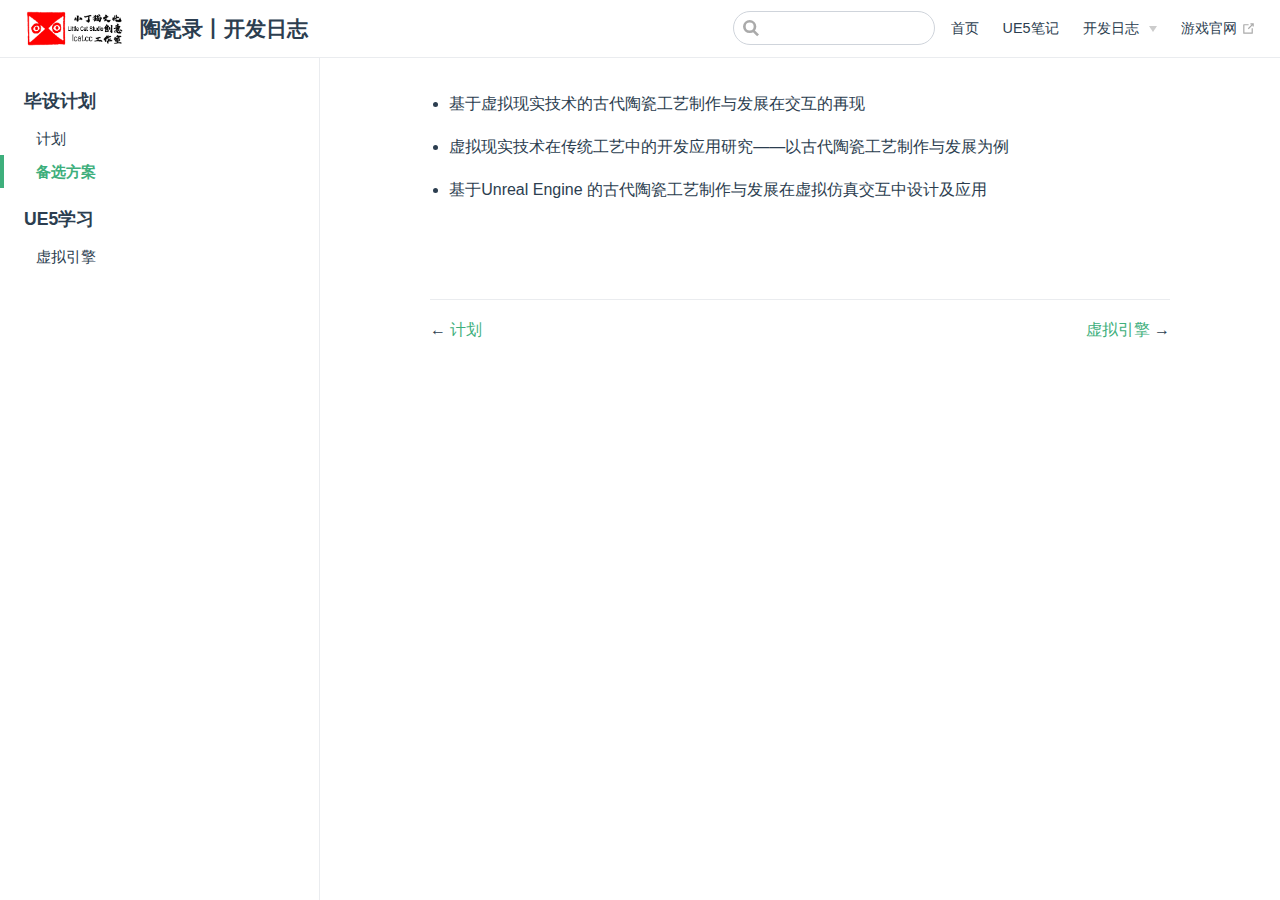
<file: pages/论文名称备选方案.html>
<!DOCTYPE html>
<html lang="en-US">
  <head>
    <meta charset="utf-8">
    <meta name="viewport" content="width=device-width,initial-scale=1">
    <title>陶瓷录丨开发日志</title>
    <meta name="generator" content="VuePress 1.9.8">
    <link rel="icon" href="/xdm-logo.png">
    <meta name="description" content="陶瓷录的开发记录">
    
    <link rel="preload" href="/assets/css/0.styles.c1d84356.css" as="style"><link rel="preload" href="/assets/js/app.ca979b59.js" as="script"><link rel="preload" href="/assets/js/2.ccf1f42c.js" as="script"><link rel="preload" href="/assets/js/12.ebf385ab.js" as="script"><link rel="prefetch" href="/assets/js/10.41ba13f7.js"><link rel="prefetch" href="/assets/js/11.c5f0bf4f.js"><link rel="prefetch" href="/assets/js/13.c5918c45.js"><link rel="prefetch" href="/assets/js/14.cb09229a.js"><link rel="prefetch" href="/assets/js/15.b17cc654.js"><link rel="prefetch" href="/assets/js/16.fdf41178.js"><link rel="prefetch" href="/assets/js/17.6df7dfe9.js"><link rel="prefetch" href="/assets/js/18.3cab69e5.js"><link rel="prefetch" href="/assets/js/19.04381a1e.js"><link rel="prefetch" href="/assets/js/3.607d9697.js"><link rel="prefetch" href="/assets/js/4.de4b1247.js"><link rel="prefetch" href="/assets/js/5.0ea94f9a.js"><link rel="prefetch" href="/assets/js/6.54e33d5d.js"><link rel="prefetch" href="/assets/js/7.38477825.js"><link rel="prefetch" href="/assets/js/8.563f2317.js"><link rel="prefetch" href="/assets/js/9.7fd44cd7.js">
    <link rel="stylesheet" href="/assets/css/0.styles.c1d84356.css">
  </head>
  <body>
    <div id="app" data-server-rendered="true"><div class="theme-container"><header class="navbar"><div class="sidebar-button"><svg xmlns="http://www.w3.org/2000/svg" aria-hidden="true" role="img" viewBox="0 0 448 512" class="icon"><path fill="currentColor" d="M436 124H12c-6.627 0-12-5.373-12-12V80c0-6.627 5.373-12 12-12h424c6.627 0 12 5.373 12 12v32c0 6.627-5.373 12-12 12zm0 160H12c-6.627 0-12-5.373-12-12v-32c0-6.627 5.373-12 12-12h424c6.627 0 12 5.373 12 12v32c0 6.627-5.373 12-12 12zm0 160H12c-6.627 0-12-5.373-12-12v-32c0-6.627 5.373-12 12-12h424c6.627 0 12 5.373 12 12v32c0 6.627-5.373 12-12 12z"></path></svg></div> <a href="/" class="home-link router-link-active"><img src="/lccs-logo.png" alt="陶瓷录丨开发日志" class="logo"> <span class="site-name can-hide">陶瓷录丨开发日志</span></a> <div class="links"><div class="search-box"><input aria-label="Search" autocomplete="off" spellcheck="false" value=""> <!----></div> <nav class="nav-links can-hide"><div class="nav-item"><a href="/" class="nav-link">
  首页
</a></div><div class="nav-item"><a href="/UE5笔记/2023.02.26.html" class="nav-link">
  UE5笔记
</a></div><div class="nav-item"><div class="dropdown-wrapper"><button type="button" aria-label="日志" class="dropdown-title"><span class="title">开发日志</span> <span class="arrow down"></span></button> <button type="button" aria-label="日志" class="mobile-dropdown-title"><span class="title">开发日志</span> <span class="arrow right"></span></button> <ul class="nav-dropdown" style="display:none;"><li class="dropdown-item"><!----> <a href="/开发日志/2023.02.23.html" class="nav-link">
  日志
</a></li><li class="dropdown-item"><!----> <a href="/pages/HTML52.html" class="nav-link">
  技术研究
</a></li></ul></div></div><div class="nav-item"><a href="http://lcat.cc" target="_blank" rel="noopener noreferrer" class="nav-link external">
  游戏官网
  <span><svg xmlns="http://www.w3.org/2000/svg" aria-hidden="true" focusable="false" x="0px" y="0px" viewBox="0 0 100 100" width="15" height="15" class="icon outbound"><path fill="currentColor" d="M18.8,85.1h56l0,0c2.2,0,4-1.8,4-4v-32h-8v28h-48v-48h28v-8h-32l0,0c-2.2,0-4,1.8-4,4v56C14.8,83.3,16.6,85.1,18.8,85.1z"></path> <polygon fill="currentColor" points="45.7,48.7 51.3,54.3 77.2,28.5 77.2,37.2 85.2,37.2 85.2,14.9 62.8,14.9 62.8,22.9 71.5,22.9"></polygon></svg> <span class="sr-only">(opens new window)</span></span></a></div> <!----></nav></div></header> <div class="sidebar-mask"></div> <aside class="sidebar"><nav class="nav-links"><div class="nav-item"><a href="/" class="nav-link">
  首页
</a></div><div class="nav-item"><a href="/UE5笔记/2023.02.26.html" class="nav-link">
  UE5笔记
</a></div><div class="nav-item"><div class="dropdown-wrapper"><button type="button" aria-label="日志" class="dropdown-title"><span class="title">开发日志</span> <span class="arrow down"></span></button> <button type="button" aria-label="日志" class="mobile-dropdown-title"><span class="title">开发日志</span> <span class="arrow right"></span></button> <ul class="nav-dropdown" style="display:none;"><li class="dropdown-item"><!----> <a href="/开发日志/2023.02.23.html" class="nav-link">
  日志
</a></li><li class="dropdown-item"><!----> <a href="/pages/HTML52.html" class="nav-link">
  技术研究
</a></li></ul></div></div><div class="nav-item"><a href="http://lcat.cc" target="_blank" rel="noopener noreferrer" class="nav-link external">
  游戏官网
  <span><svg xmlns="http://www.w3.org/2000/svg" aria-hidden="true" focusable="false" x="0px" y="0px" viewBox="0 0 100 100" width="15" height="15" class="icon outbound"><path fill="currentColor" d="M18.8,85.1h56l0,0c2.2,0,4-1.8,4-4v-32h-8v28h-48v-48h28v-8h-32l0,0c-2.2,0-4,1.8-4,4v56C14.8,83.3,16.6,85.1,18.8,85.1z"></path> <polygon fill="currentColor" points="45.7,48.7 51.3,54.3 77.2,28.5 77.2,37.2 85.2,37.2 85.2,14.9 62.8,14.9 62.8,22.9 71.5,22.9"></polygon></svg> <span class="sr-only">(opens new window)</span></span></a></div> <!----></nav>  <ul class="sidebar-links"><li><section class="sidebar-group depth-0"><p class="sidebar-heading open"><span>毕设计划</span> <!----></p> <ul class="sidebar-links sidebar-group-items"><li><a href="/pages/荣卫斌-毕业设计计划（暂行）.html" class="sidebar-link">计划</a></li><li><a href="/pages/论文名称备选方案.html" class="active sidebar-link">备选方案</a></li></ul></section></li><li><section class="sidebar-group depth-0"><p class="sidebar-heading"><span>UE5学习</span> <!----></p> <ul class="sidebar-links sidebar-group-items"><li><a href="/UE5笔记/2023.02.26.html" class="sidebar-link">虚拟引擎</a></li></ul></section></li></ul> </aside> <main class="page"> <div class="theme-default-content content__default"><ul><li><p>基于虚拟现实技术的古代陶瓷工艺制作与发展在交互的再现</p></li> <li><p>虚拟现实技术在传统工艺中的开发应用研究——以古代陶瓷工艺制作与发展为例</p></li> <li><p>基于Unreal Engine 的古代陶瓷工艺制作与发展在虚拟仿真交互中设计及应用</p></li></ul></div> <footer class="page-edit"><!----> <!----></footer> <div class="page-nav"><p class="inner"><span class="prev">
      ←
      <a href="/pages/荣卫斌-毕业设计计划（暂行）.html" class="prev">
        计划
      </a></span> <span class="next"><a href="/UE5笔记/2023.02.26.html">
        虚拟引擎
      </a>
      →
    </span></p></div> </main></div><div class="global-ui"></div></div>
    <script src="/assets/js/app.ca979b59.js" defer></script><script src="/assets/js/2.ccf1f42c.js" defer></script><script src="/assets/js/12.ebf385ab.js" defer></script>
  </body>
</html>
</file>
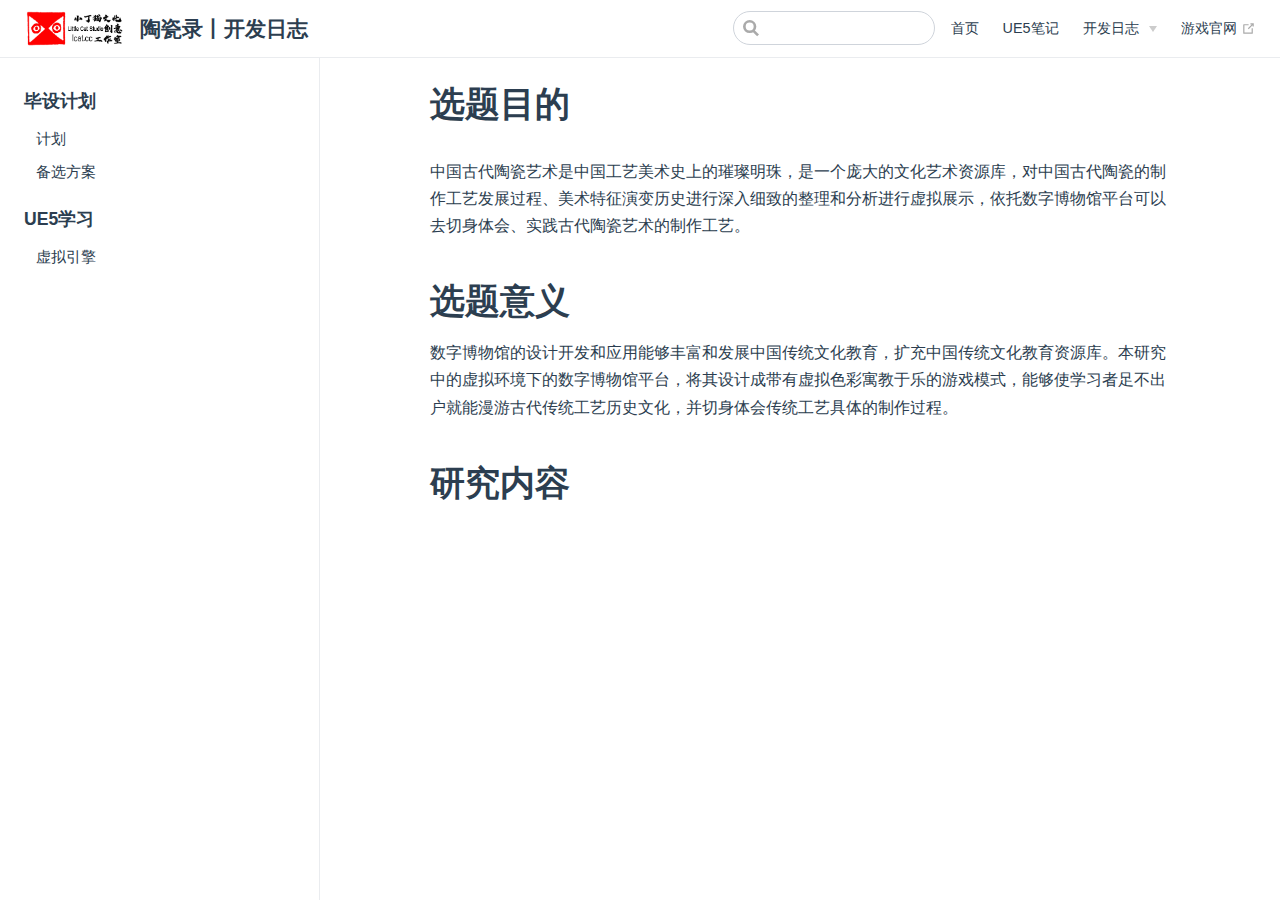
<file: pages/选题审批.html>
<!DOCTYPE html>
<html lang="en-US">
  <head>
    <meta charset="utf-8">
    <meta name="viewport" content="width=device-width,initial-scale=1">
    <title>选题目的 | 陶瓷录丨开发日志</title>
    <meta name="generator" content="VuePress 1.9.8">
    <link rel="icon" href="/xdm-logo.png">
    <meta name="description" content="陶瓷录的开发记录">
    
    <link rel="preload" href="/assets/css/0.styles.c1d84356.css" as="style"><link rel="preload" href="/assets/js/app.ca979b59.js" as="script"><link rel="preload" href="/assets/js/2.ccf1f42c.js" as="script"><link rel="preload" href="/assets/js/13.c5918c45.js" as="script"><link rel="prefetch" href="/assets/js/10.41ba13f7.js"><link rel="prefetch" href="/assets/js/11.c5f0bf4f.js"><link rel="prefetch" href="/assets/js/12.ebf385ab.js"><link rel="prefetch" href="/assets/js/14.cb09229a.js"><link rel="prefetch" href="/assets/js/15.b17cc654.js"><link rel="prefetch" href="/assets/js/16.fdf41178.js"><link rel="prefetch" href="/assets/js/17.6df7dfe9.js"><link rel="prefetch" href="/assets/js/18.3cab69e5.js"><link rel="prefetch" href="/assets/js/19.04381a1e.js"><link rel="prefetch" href="/assets/js/3.607d9697.js"><link rel="prefetch" href="/assets/js/4.de4b1247.js"><link rel="prefetch" href="/assets/js/5.0ea94f9a.js"><link rel="prefetch" href="/assets/js/6.54e33d5d.js"><link rel="prefetch" href="/assets/js/7.38477825.js"><link rel="prefetch" href="/assets/js/8.563f2317.js"><link rel="prefetch" href="/assets/js/9.7fd44cd7.js">
    <link rel="stylesheet" href="/assets/css/0.styles.c1d84356.css">
  </head>
  <body>
    <div id="app" data-server-rendered="true"><div class="theme-container"><header class="navbar"><div class="sidebar-button"><svg xmlns="http://www.w3.org/2000/svg" aria-hidden="true" role="img" viewBox="0 0 448 512" class="icon"><path fill="currentColor" d="M436 124H12c-6.627 0-12-5.373-12-12V80c0-6.627 5.373-12 12-12h424c6.627 0 12 5.373 12 12v32c0 6.627-5.373 12-12 12zm0 160H12c-6.627 0-12-5.373-12-12v-32c0-6.627 5.373-12 12-12h424c6.627 0 12 5.373 12 12v32c0 6.627-5.373 12-12 12zm0 160H12c-6.627 0-12-5.373-12-12v-32c0-6.627 5.373-12 12-12h424c6.627 0 12 5.373 12 12v32c0 6.627-5.373 12-12 12z"></path></svg></div> <a href="/" class="home-link router-link-active"><img src="/lccs-logo.png" alt="陶瓷录丨开发日志" class="logo"> <span class="site-name can-hide">陶瓷录丨开发日志</span></a> <div class="links"><div class="search-box"><input aria-label="Search" autocomplete="off" spellcheck="false" value=""> <!----></div> <nav class="nav-links can-hide"><div class="nav-item"><a href="/" class="nav-link">
  首页
</a></div><div class="nav-item"><a href="/UE5笔记/2023.02.26.html" class="nav-link">
  UE5笔记
</a></div><div class="nav-item"><div class="dropdown-wrapper"><button type="button" aria-label="日志" class="dropdown-title"><span class="title">开发日志</span> <span class="arrow down"></span></button> <button type="button" aria-label="日志" class="mobile-dropdown-title"><span class="title">开发日志</span> <span class="arrow right"></span></button> <ul class="nav-dropdown" style="display:none;"><li class="dropdown-item"><!----> <a href="/开发日志/2023.02.23.html" class="nav-link">
  日志
</a></li><li class="dropdown-item"><!----> <a href="/pages/HTML52.html" class="nav-link">
  技术研究
</a></li></ul></div></div><div class="nav-item"><a href="http://lcat.cc" target="_blank" rel="noopener noreferrer" class="nav-link external">
  游戏官网
  <span><svg xmlns="http://www.w3.org/2000/svg" aria-hidden="true" focusable="false" x="0px" y="0px" viewBox="0 0 100 100" width="15" height="15" class="icon outbound"><path fill="currentColor" d="M18.8,85.1h56l0,0c2.2,0,4-1.8,4-4v-32h-8v28h-48v-48h28v-8h-32l0,0c-2.2,0-4,1.8-4,4v56C14.8,83.3,16.6,85.1,18.8,85.1z"></path> <polygon fill="currentColor" points="45.7,48.7 51.3,54.3 77.2,28.5 77.2,37.2 85.2,37.2 85.2,14.9 62.8,14.9 62.8,22.9 71.5,22.9"></polygon></svg> <span class="sr-only">(opens new window)</span></span></a></div> <!----></nav></div></header> <div class="sidebar-mask"></div> <aside class="sidebar"><nav class="nav-links"><div class="nav-item"><a href="/" class="nav-link">
  首页
</a></div><div class="nav-item"><a href="/UE5笔记/2023.02.26.html" class="nav-link">
  UE5笔记
</a></div><div class="nav-item"><div class="dropdown-wrapper"><button type="button" aria-label="日志" class="dropdown-title"><span class="title">开发日志</span> <span class="arrow down"></span></button> <button type="button" aria-label="日志" class="mobile-dropdown-title"><span class="title">开发日志</span> <span class="arrow right"></span></button> <ul class="nav-dropdown" style="display:none;"><li class="dropdown-item"><!----> <a href="/开发日志/2023.02.23.html" class="nav-link">
  日志
</a></li><li class="dropdown-item"><!----> <a href="/pages/HTML52.html" class="nav-link">
  技术研究
</a></li></ul></div></div><div class="nav-item"><a href="http://lcat.cc" target="_blank" rel="noopener noreferrer" class="nav-link external">
  游戏官网
  <span><svg xmlns="http://www.w3.org/2000/svg" aria-hidden="true" focusable="false" x="0px" y="0px" viewBox="0 0 100 100" width="15" height="15" class="icon outbound"><path fill="currentColor" d="M18.8,85.1h56l0,0c2.2,0,4-1.8,4-4v-32h-8v28h-48v-48h28v-8h-32l0,0c-2.2,0-4,1.8-4,4v56C14.8,83.3,16.6,85.1,18.8,85.1z"></path> <polygon fill="currentColor" points="45.7,48.7 51.3,54.3 77.2,28.5 77.2,37.2 85.2,37.2 85.2,14.9 62.8,14.9 62.8,22.9 71.5,22.9"></polygon></svg> <span class="sr-only">(opens new window)</span></span></a></div> <!----></nav>  <ul class="sidebar-links"><li><section class="sidebar-group depth-0"><p class="sidebar-heading open"><span>毕设计划</span> <!----></p> <ul class="sidebar-links sidebar-group-items"><li><a href="/pages/荣卫斌-毕业设计计划（暂行）.html" class="sidebar-link">计划</a></li><li><a href="/pages/论文名称备选方案.html" class="sidebar-link">备选方案</a></li></ul></section></li><li><section class="sidebar-group depth-0"><p class="sidebar-heading"><span>UE5学习</span> <!----></p> <ul class="sidebar-links sidebar-group-items"><li><a href="/UE5笔记/2023.02.26.html" class="sidebar-link">虚拟引擎</a></li></ul></section></li></ul> </aside> <main class="page"> <div class="theme-default-content content__default"><h1 id="选题目的"><a href="#选题目的" class="header-anchor">#</a> 选题目的</h1> <p>中国古代陶瓷艺术是中国工艺美术史上的璀璨明珠，是一个庞大的文化艺术资源库，对中国古代陶瓷的制作工艺发展过程、美术特征演变历史进行深入细致的整理和分析进行虚拟展示，依托数字博物馆平台可以去切身体会、实践古代陶瓷艺术的制作工艺。</p> <h1 id="选题意义"><a href="#选题意义" class="header-anchor">#</a> 选题意义</h1> <p>数字博物馆的设计开发和应用能够丰富和发展中国传统文化教育，扩充中国传统文化教育资源库。本研究中的虚拟环境下的数字博物馆平台，将其设计成带有虚拟色彩寓教于乐的游戏模式，能够使学习者足不出户就能漫游古代传统工艺历史文化，并切身体会传统工艺具体的制作过程。</p> <h1 id="研究内容"><a href="#研究内容" class="header-anchor">#</a> 研究内容</h1></div> <footer class="page-edit"><!----> <!----></footer> <!----> </main></div><div class="global-ui"></div></div>
    <script src="/assets/js/app.ca979b59.js" defer></script><script src="/assets/js/2.ccf1f42c.js" defer></script><script src="/assets/js/13.c5918c45.js" defer></script>
  </body>
</html>
</file>
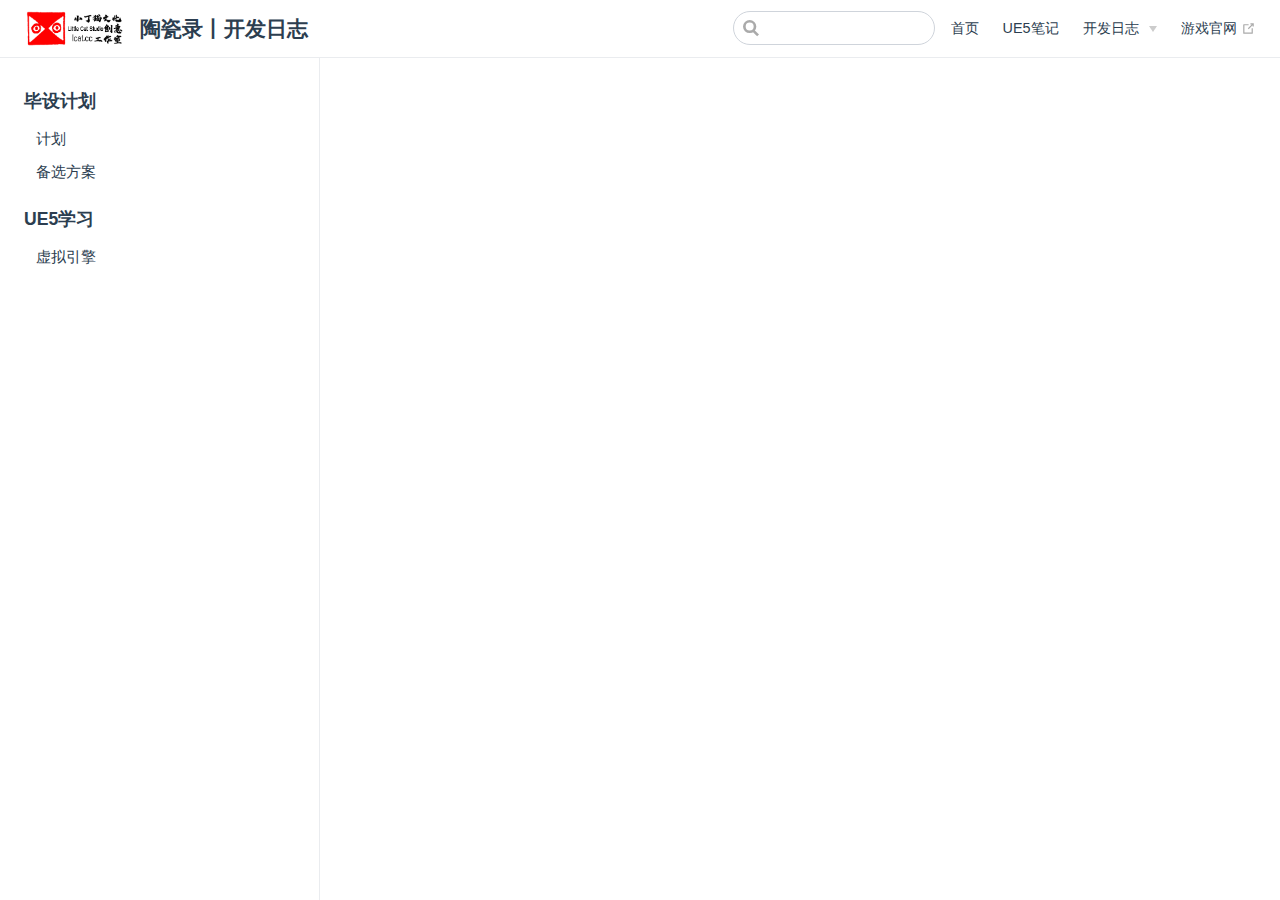
<file: 文献资料/古文文献.html>
<!DOCTYPE html>
<html lang="en-US">
  <head>
    <meta charset="utf-8">
    <meta name="viewport" content="width=device-width,initial-scale=1">
    <title>陶瓷录丨开发日志</title>
    <meta name="generator" content="VuePress 1.9.8">
    <link rel="icon" href="/xdm-logo.png">
    <meta name="description" content="陶瓷录的开发记录">
    
    <link rel="preload" href="/assets/css/0.styles.c1d84356.css" as="style"><link rel="preload" href="/assets/js/app.ca979b59.js" as="script"><link rel="preload" href="/assets/js/2.ccf1f42c.js" as="script"><link rel="preload" href="/assets/js/15.b17cc654.js" as="script"><link rel="prefetch" href="/assets/js/10.41ba13f7.js"><link rel="prefetch" href="/assets/js/11.c5f0bf4f.js"><link rel="prefetch" href="/assets/js/12.ebf385ab.js"><link rel="prefetch" href="/assets/js/13.c5918c45.js"><link rel="prefetch" href="/assets/js/14.cb09229a.js"><link rel="prefetch" href="/assets/js/16.fdf41178.js"><link rel="prefetch" href="/assets/js/17.6df7dfe9.js"><link rel="prefetch" href="/assets/js/18.3cab69e5.js"><link rel="prefetch" href="/assets/js/19.04381a1e.js"><link rel="prefetch" href="/assets/js/3.607d9697.js"><link rel="prefetch" href="/assets/js/4.de4b1247.js"><link rel="prefetch" href="/assets/js/5.0ea94f9a.js"><link rel="prefetch" href="/assets/js/6.54e33d5d.js"><link rel="prefetch" href="/assets/js/7.38477825.js"><link rel="prefetch" href="/assets/js/8.563f2317.js"><link rel="prefetch" href="/assets/js/9.7fd44cd7.js">
    <link rel="stylesheet" href="/assets/css/0.styles.c1d84356.css">
  </head>
  <body>
    <div id="app" data-server-rendered="true"><div class="theme-container"><header class="navbar"><div class="sidebar-button"><svg xmlns="http://www.w3.org/2000/svg" aria-hidden="true" role="img" viewBox="0 0 448 512" class="icon"><path fill="currentColor" d="M436 124H12c-6.627 0-12-5.373-12-12V80c0-6.627 5.373-12 12-12h424c6.627 0 12 5.373 12 12v32c0 6.627-5.373 12-12 12zm0 160H12c-6.627 0-12-5.373-12-12v-32c0-6.627 5.373-12 12-12h424c6.627 0 12 5.373 12 12v32c0 6.627-5.373 12-12 12zm0 160H12c-6.627 0-12-5.373-12-12v-32c0-6.627 5.373-12 12-12h424c6.627 0 12 5.373 12 12v32c0 6.627-5.373 12-12 12z"></path></svg></div> <a href="/" class="home-link router-link-active"><img src="/lccs-logo.png" alt="陶瓷录丨开发日志" class="logo"> <span class="site-name can-hide">陶瓷录丨开发日志</span></a> <div class="links"><div class="search-box"><input aria-label="Search" autocomplete="off" spellcheck="false" value=""> <!----></div> <nav class="nav-links can-hide"><div class="nav-item"><a href="/" class="nav-link">
  首页
</a></div><div class="nav-item"><a href="/UE5笔记/2023.02.26.html" class="nav-link">
  UE5笔记
</a></div><div class="nav-item"><div class="dropdown-wrapper"><button type="button" aria-label="日志" class="dropdown-title"><span class="title">开发日志</span> <span class="arrow down"></span></button> <button type="button" aria-label="日志" class="mobile-dropdown-title"><span class="title">开发日志</span> <span class="arrow right"></span></button> <ul class="nav-dropdown" style="display:none;"><li class="dropdown-item"><!----> <a href="/开发日志/2023.02.23.html" class="nav-link">
  日志
</a></li><li class="dropdown-item"><!----> <a href="/pages/HTML52.html" class="nav-link">
  技术研究
</a></li></ul></div></div><div class="nav-item"><a href="http://lcat.cc" target="_blank" rel="noopener noreferrer" class="nav-link external">
  游戏官网
  <span><svg xmlns="http://www.w3.org/2000/svg" aria-hidden="true" focusable="false" x="0px" y="0px" viewBox="0 0 100 100" width="15" height="15" class="icon outbound"><path fill="currentColor" d="M18.8,85.1h56l0,0c2.2,0,4-1.8,4-4v-32h-8v28h-48v-48h28v-8h-32l0,0c-2.2,0-4,1.8-4,4v56C14.8,83.3,16.6,85.1,18.8,85.1z"></path> <polygon fill="currentColor" points="45.7,48.7 51.3,54.3 77.2,28.5 77.2,37.2 85.2,37.2 85.2,14.9 62.8,14.9 62.8,22.9 71.5,22.9"></polygon></svg> <span class="sr-only">(opens new window)</span></span></a></div> <!----></nav></div></header> <div class="sidebar-mask"></div> <aside class="sidebar"><nav class="nav-links"><div class="nav-item"><a href="/" class="nav-link">
  首页
</a></div><div class="nav-item"><a href="/UE5笔记/2023.02.26.html" class="nav-link">
  UE5笔记
</a></div><div class="nav-item"><div class="dropdown-wrapper"><button type="button" aria-label="日志" class="dropdown-title"><span class="title">开发日志</span> <span class="arrow down"></span></button> <button type="button" aria-label="日志" class="mobile-dropdown-title"><span class="title">开发日志</span> <span class="arrow right"></span></button> <ul class="nav-dropdown" style="display:none;"><li class="dropdown-item"><!----> <a href="/开发日志/2023.02.23.html" class="nav-link">
  日志
</a></li><li class="dropdown-item"><!----> <a href="/pages/HTML52.html" class="nav-link">
  技术研究
</a></li></ul></div></div><div class="nav-item"><a href="http://lcat.cc" target="_blank" rel="noopener noreferrer" class="nav-link external">
  游戏官网
  <span><svg xmlns="http://www.w3.org/2000/svg" aria-hidden="true" focusable="false" x="0px" y="0px" viewBox="0 0 100 100" width="15" height="15" class="icon outbound"><path fill="currentColor" d="M18.8,85.1h56l0,0c2.2,0,4-1.8,4-4v-32h-8v28h-48v-48h28v-8h-32l0,0c-2.2,0-4,1.8-4,4v56C14.8,83.3,16.6,85.1,18.8,85.1z"></path> <polygon fill="currentColor" points="45.7,48.7 51.3,54.3 77.2,28.5 77.2,37.2 85.2,37.2 85.2,14.9 62.8,14.9 62.8,22.9 71.5,22.9"></polygon></svg> <span class="sr-only">(opens new window)</span></span></a></div> <!----></nav>  <ul class="sidebar-links"><li><section class="sidebar-group depth-0"><p class="sidebar-heading open"><span>毕设计划</span> <!----></p> <ul class="sidebar-links sidebar-group-items"><li><a href="/pages/荣卫斌-毕业设计计划（暂行）.html" class="sidebar-link">计划</a></li><li><a href="/pages/论文名称备选方案.html" class="sidebar-link">备选方案</a></li></ul></section></li><li><section class="sidebar-group depth-0"><p class="sidebar-heading"><span>UE5学习</span> <!----></p> <ul class="sidebar-links sidebar-group-items"><li><a href="/UE5笔记/2023.02.26.html" class="sidebar-link">虚拟引擎</a></li></ul></section></li></ul> </aside> <main class="page"> <div class="theme-default-content content__default"></div> <footer class="page-edit"><!----> <!----></footer> <!----> </main></div><div class="global-ui"></div></div>
    <script src="/assets/js/app.ca979b59.js" defer></script><script src="/assets/js/2.ccf1f42c.js" defer></script><script src="/assets/js/15.b17cc654.js" defer></script>
  </body>
</html>
</file>
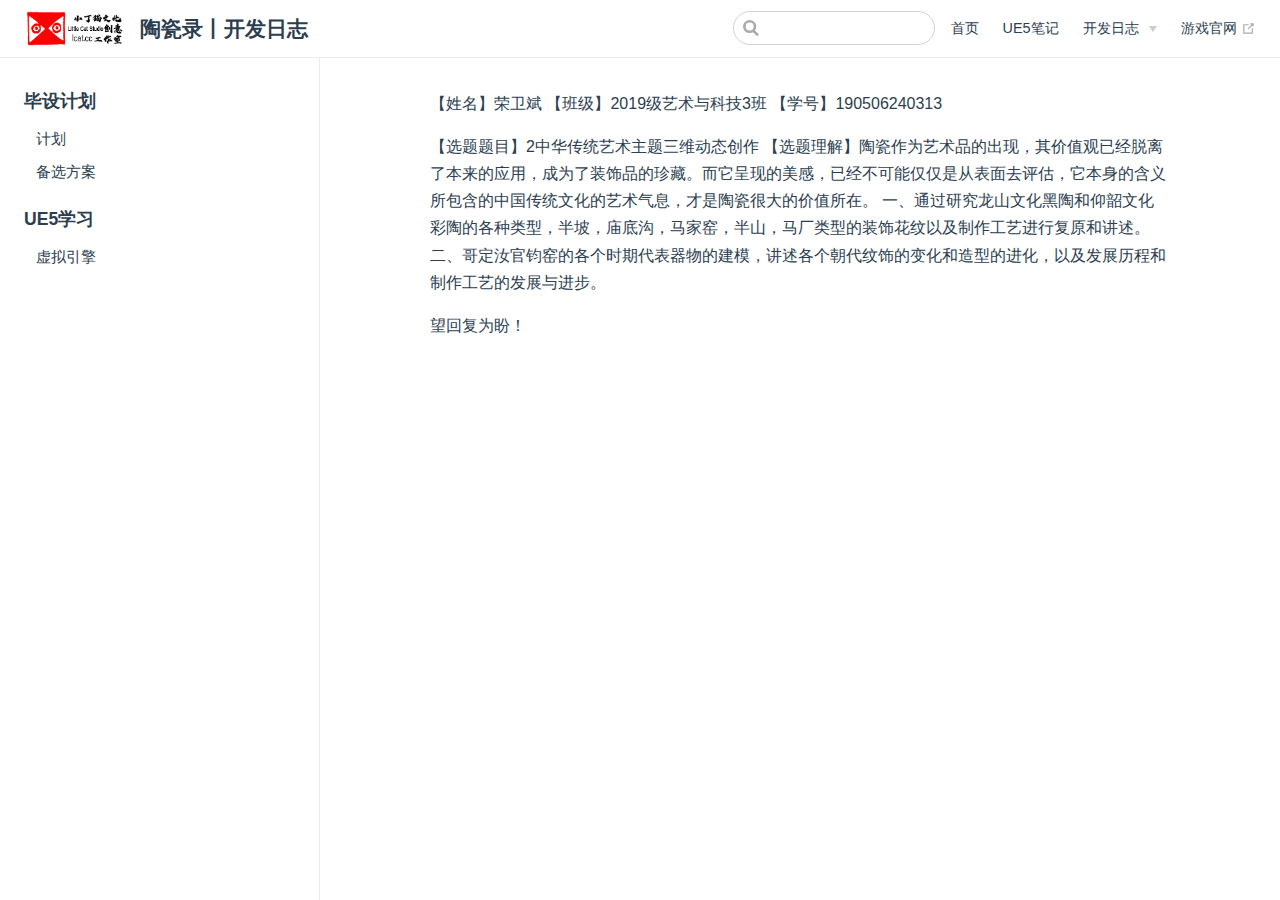
<file: 项目开题相关/导师选题邮件.html>
<!DOCTYPE html>
<html lang="en-US">
  <head>
    <meta charset="utf-8">
    <meta name="viewport" content="width=device-width,initial-scale=1">
    <title>陶瓷录丨开发日志</title>
    <meta name="generator" content="VuePress 1.9.8">
    <link rel="icon" href="/xdm-logo.png">
    <meta name="description" content="陶瓷录的开发记录">
    
    <link rel="preload" href="/assets/css/0.styles.c1d84356.css" as="style"><link rel="preload" href="/assets/js/app.ca979b59.js" as="script"><link rel="preload" href="/assets/js/2.ccf1f42c.js" as="script"><link rel="preload" href="/assets/js/16.fdf41178.js" as="script"><link rel="prefetch" href="/assets/js/10.41ba13f7.js"><link rel="prefetch" href="/assets/js/11.c5f0bf4f.js"><link rel="prefetch" href="/assets/js/12.ebf385ab.js"><link rel="prefetch" href="/assets/js/13.c5918c45.js"><link rel="prefetch" href="/assets/js/14.cb09229a.js"><link rel="prefetch" href="/assets/js/15.b17cc654.js"><link rel="prefetch" href="/assets/js/17.6df7dfe9.js"><link rel="prefetch" href="/assets/js/18.3cab69e5.js"><link rel="prefetch" href="/assets/js/19.04381a1e.js"><link rel="prefetch" href="/assets/js/3.607d9697.js"><link rel="prefetch" href="/assets/js/4.de4b1247.js"><link rel="prefetch" href="/assets/js/5.0ea94f9a.js"><link rel="prefetch" href="/assets/js/6.54e33d5d.js"><link rel="prefetch" href="/assets/js/7.38477825.js"><link rel="prefetch" href="/assets/js/8.563f2317.js"><link rel="prefetch" href="/assets/js/9.7fd44cd7.js">
    <link rel="stylesheet" href="/assets/css/0.styles.c1d84356.css">
  </head>
  <body>
    <div id="app" data-server-rendered="true"><div class="theme-container"><header class="navbar"><div class="sidebar-button"><svg xmlns="http://www.w3.org/2000/svg" aria-hidden="true" role="img" viewBox="0 0 448 512" class="icon"><path fill="currentColor" d="M436 124H12c-6.627 0-12-5.373-12-12V80c0-6.627 5.373-12 12-12h424c6.627 0 12 5.373 12 12v32c0 6.627-5.373 12-12 12zm0 160H12c-6.627 0-12-5.373-12-12v-32c0-6.627 5.373-12 12-12h424c6.627 0 12 5.373 12 12v32c0 6.627-5.373 12-12 12zm0 160H12c-6.627 0-12-5.373-12-12v-32c0-6.627 5.373-12 12-12h424c6.627 0 12 5.373 12 12v32c0 6.627-5.373 12-12 12z"></path></svg></div> <a href="/" class="home-link router-link-active"><img src="/lccs-logo.png" alt="陶瓷录丨开发日志" class="logo"> <span class="site-name can-hide">陶瓷录丨开发日志</span></a> <div class="links"><div class="search-box"><input aria-label="Search" autocomplete="off" spellcheck="false" value=""> <!----></div> <nav class="nav-links can-hide"><div class="nav-item"><a href="/" class="nav-link">
  首页
</a></div><div class="nav-item"><a href="/UE5笔记/2023.02.26.html" class="nav-link">
  UE5笔记
</a></div><div class="nav-item"><div class="dropdown-wrapper"><button type="button" aria-label="日志" class="dropdown-title"><span class="title">开发日志</span> <span class="arrow down"></span></button> <button type="button" aria-label="日志" class="mobile-dropdown-title"><span class="title">开发日志</span> <span class="arrow right"></span></button> <ul class="nav-dropdown" style="display:none;"><li class="dropdown-item"><!----> <a href="/开发日志/2023.02.23.html" class="nav-link">
  日志
</a></li><li class="dropdown-item"><!----> <a href="/pages/HTML52.html" class="nav-link">
  技术研究
</a></li></ul></div></div><div class="nav-item"><a href="http://lcat.cc" target="_blank" rel="noopener noreferrer" class="nav-link external">
  游戏官网
  <span><svg xmlns="http://www.w3.org/2000/svg" aria-hidden="true" focusable="false" x="0px" y="0px" viewBox="0 0 100 100" width="15" height="15" class="icon outbound"><path fill="currentColor" d="M18.8,85.1h56l0,0c2.2,0,4-1.8,4-4v-32h-8v28h-48v-48h28v-8h-32l0,0c-2.2,0-4,1.8-4,4v56C14.8,83.3,16.6,85.1,18.8,85.1z"></path> <polygon fill="currentColor" points="45.7,48.7 51.3,54.3 77.2,28.5 77.2,37.2 85.2,37.2 85.2,14.9 62.8,14.9 62.8,22.9 71.5,22.9"></polygon></svg> <span class="sr-only">(opens new window)</span></span></a></div> <!----></nav></div></header> <div class="sidebar-mask"></div> <aside class="sidebar"><nav class="nav-links"><div class="nav-item"><a href="/" class="nav-link">
  首页
</a></div><div class="nav-item"><a href="/UE5笔记/2023.02.26.html" class="nav-link">
  UE5笔记
</a></div><div class="nav-item"><div class="dropdown-wrapper"><button type="button" aria-label="日志" class="dropdown-title"><span class="title">开发日志</span> <span class="arrow down"></span></button> <button type="button" aria-label="日志" class="mobile-dropdown-title"><span class="title">开发日志</span> <span class="arrow right"></span></button> <ul class="nav-dropdown" style="display:none;"><li class="dropdown-item"><!----> <a href="/开发日志/2023.02.23.html" class="nav-link">
  日志
</a></li><li class="dropdown-item"><!----> <a href="/pages/HTML52.html" class="nav-link">
  技术研究
</a></li></ul></div></div><div class="nav-item"><a href="http://lcat.cc" target="_blank" rel="noopener noreferrer" class="nav-link external">
  游戏官网
  <span><svg xmlns="http://www.w3.org/2000/svg" aria-hidden="true" focusable="false" x="0px" y="0px" viewBox="0 0 100 100" width="15" height="15" class="icon outbound"><path fill="currentColor" d="M18.8,85.1h56l0,0c2.2,0,4-1.8,4-4v-32h-8v28h-48v-48h28v-8h-32l0,0c-2.2,0-4,1.8-4,4v56C14.8,83.3,16.6,85.1,18.8,85.1z"></path> <polygon fill="currentColor" points="45.7,48.7 51.3,54.3 77.2,28.5 77.2,37.2 85.2,37.2 85.2,14.9 62.8,14.9 62.8,22.9 71.5,22.9"></polygon></svg> <span class="sr-only">(opens new window)</span></span></a></div> <!----></nav>  <ul class="sidebar-links"><li><section class="sidebar-group depth-0"><p class="sidebar-heading open"><span>毕设计划</span> <!----></p> <ul class="sidebar-links sidebar-group-items"><li><a href="/pages/荣卫斌-毕业设计计划（暂行）.html" class="sidebar-link">计划</a></li><li><a href="/pages/论文名称备选方案.html" class="sidebar-link">备选方案</a></li></ul></section></li><li><section class="sidebar-group depth-0"><p class="sidebar-heading"><span>UE5学习</span> <!----></p> <ul class="sidebar-links sidebar-group-items"><li><a href="/UE5笔记/2023.02.26.html" class="sidebar-link">虚拟引擎</a></li></ul></section></li></ul> </aside> <main class="page"> <div class="theme-default-content content__default"><p>【姓名】荣卫斌
【班级】2019级艺术与科技3班
【学号】190506240313</p> <p>【选题题目】2中华传统艺术主题三维动态创作
【选题理解】陶瓷作为艺术品的出现，其价值观已经脱离了本来的应用，成为了装饰品的珍藏。而它呈现的美感，已经不可能仅仅是从表面去评估，它本身的含义所包含的中国传统文化的艺术气息，才是陶瓷很大的价值所在。
一、通过研究龙山文化黑陶和仰韶文化彩陶的各种类型，半坡，庙底沟，马家窑，半山，马厂类型的装饰花纹以及制作工艺进行复原和讲述。
二、哥定汝官钧窑的各个时期代表器物的建模，讲述各个朝代纹饰的变化和造型的进化，以及发展历程和制作工艺的发展与进步。</p> <p>望回复为盼！</p></div> <footer class="page-edit"><!----> <!----></footer> <!----> </main></div><div class="global-ui"></div></div>
    <script src="/assets/js/app.ca979b59.js" defer></script><script src="/assets/js/2.ccf1f42c.js" defer></script><script src="/assets/js/16.fdf41178.js" defer></script>
  </body>
</html>
</file>
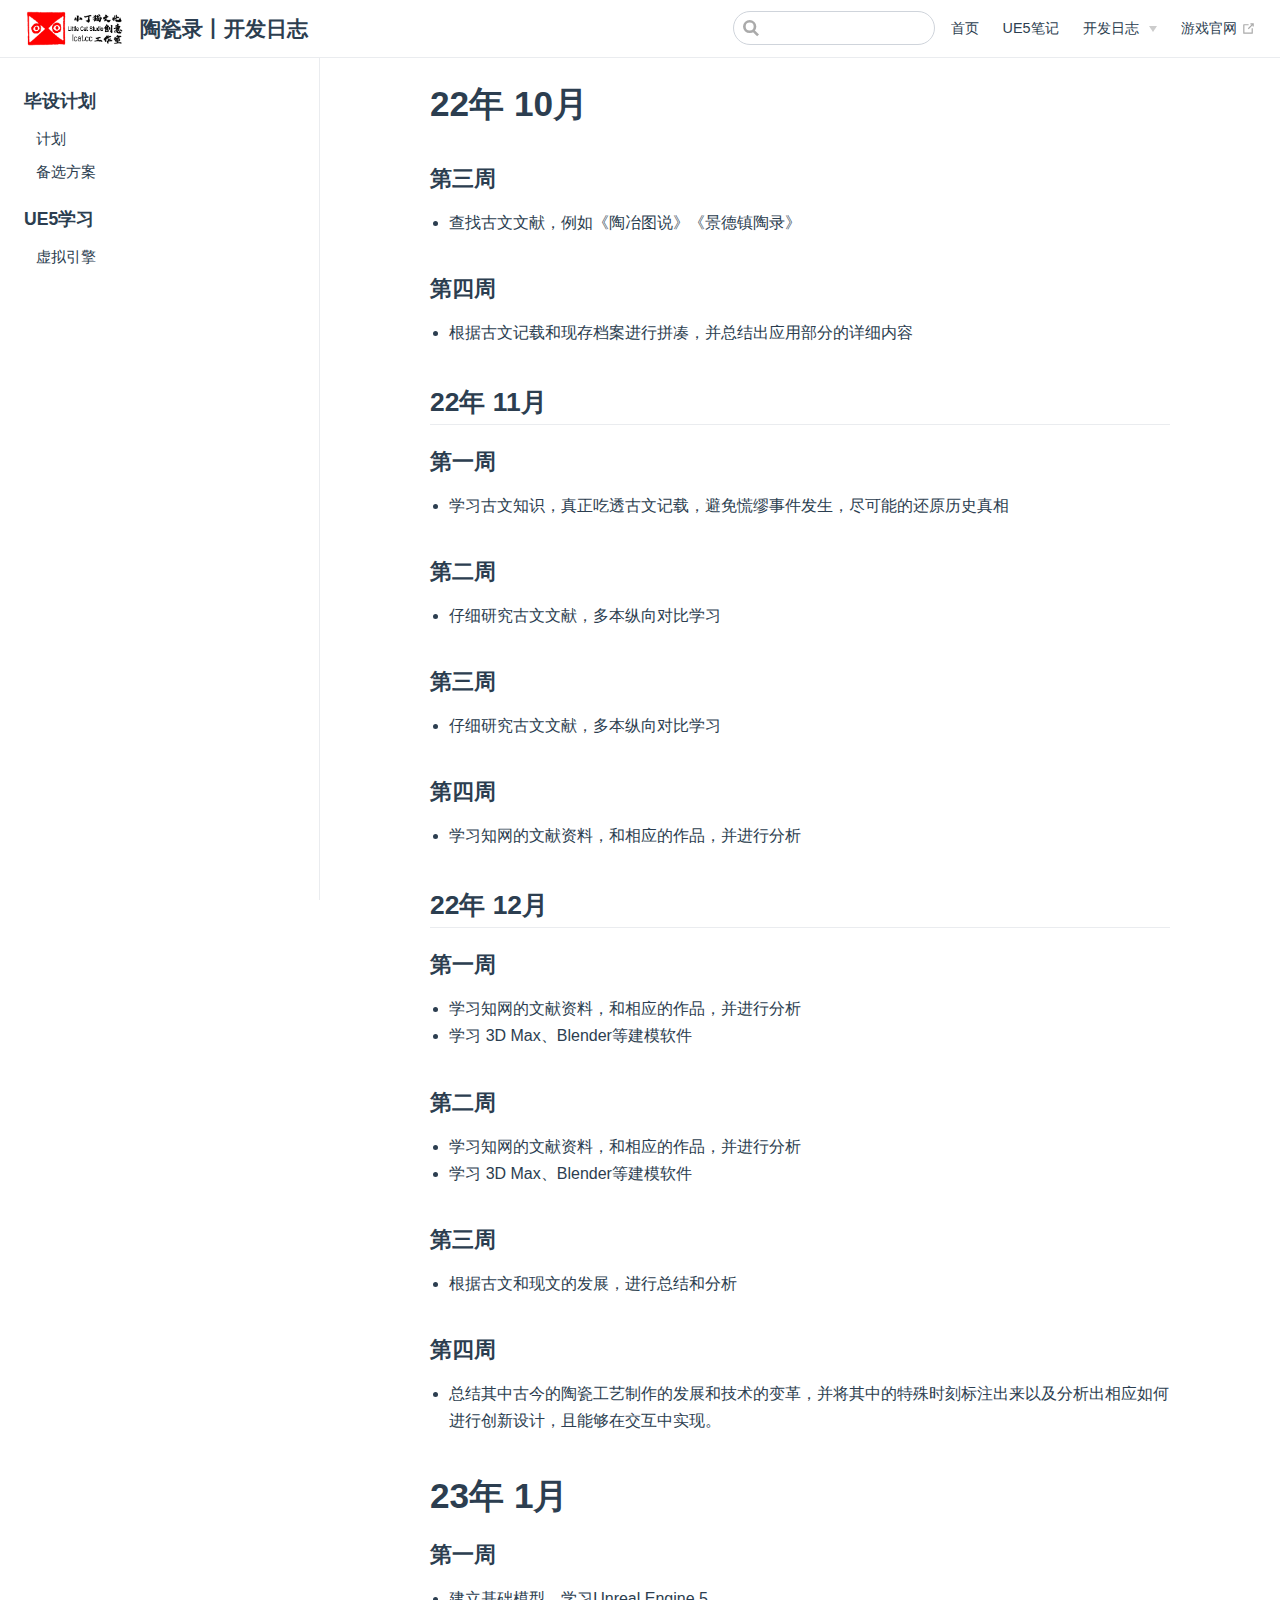
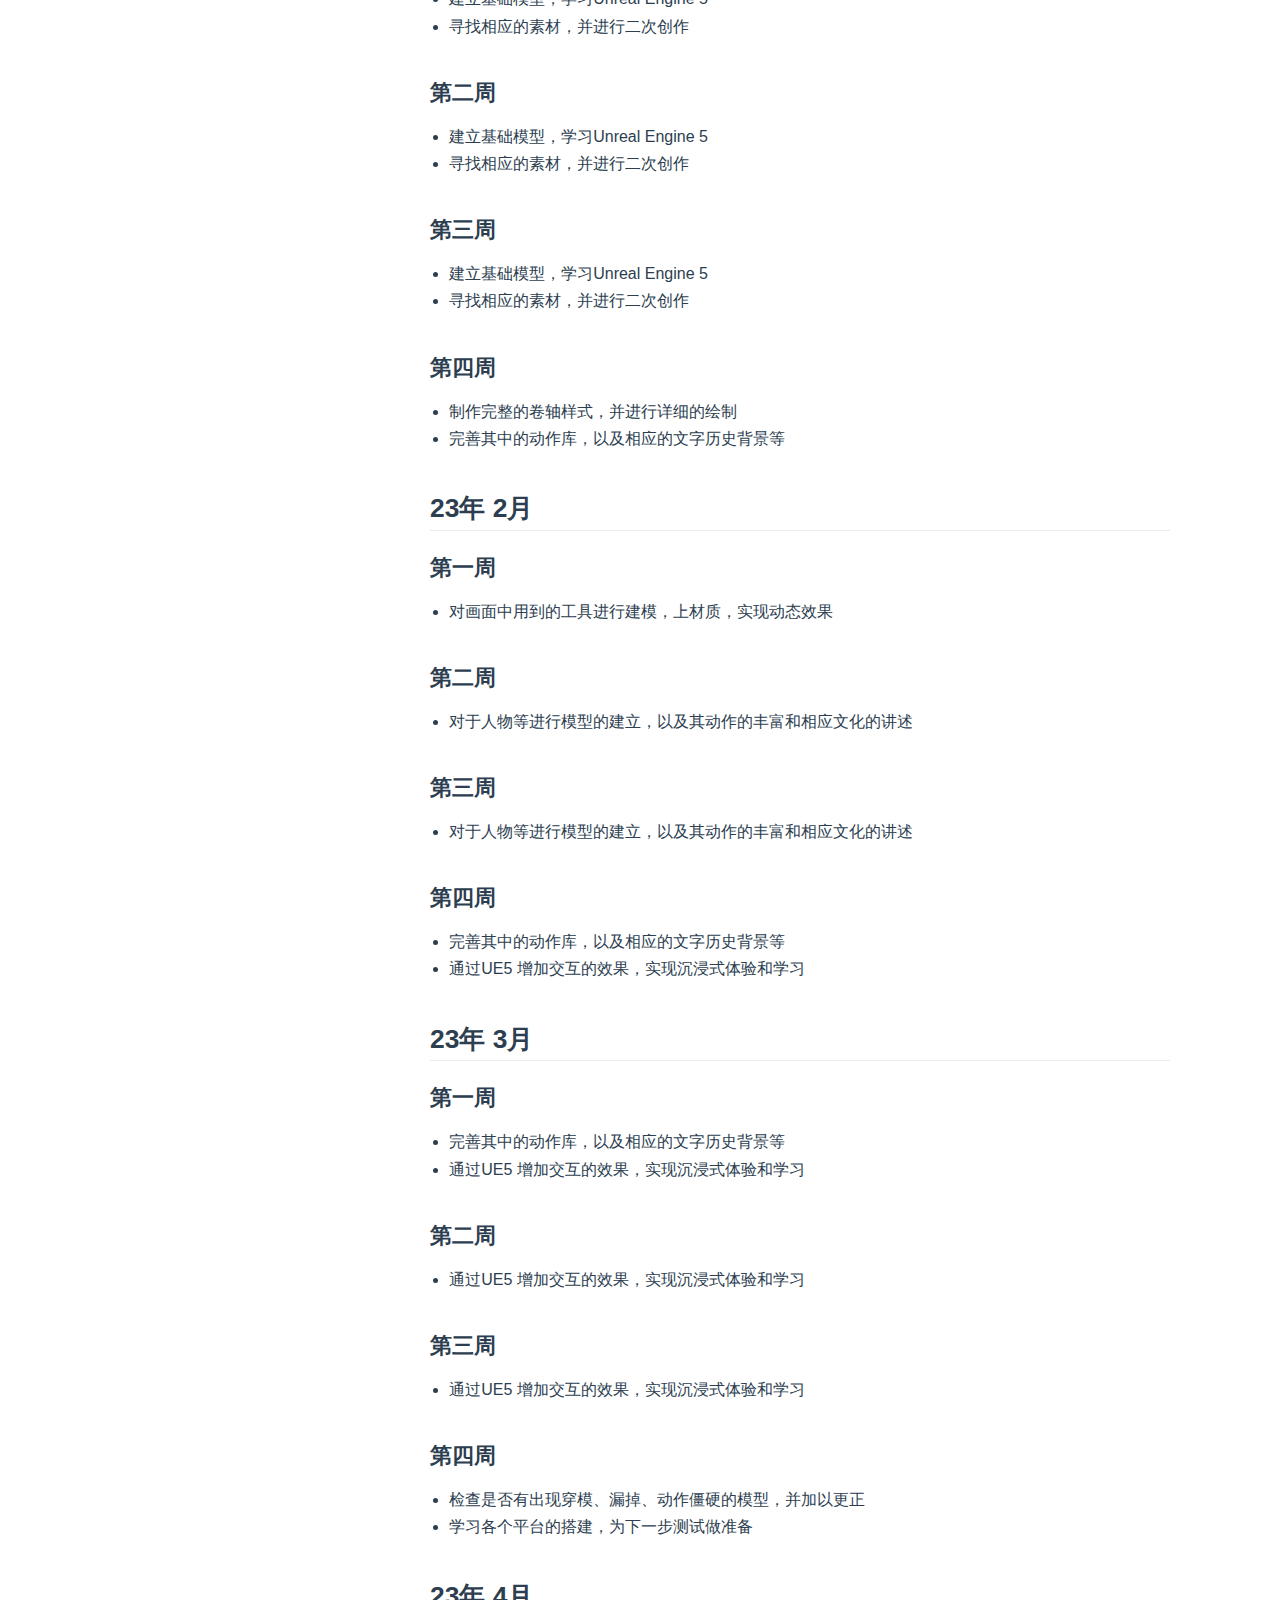
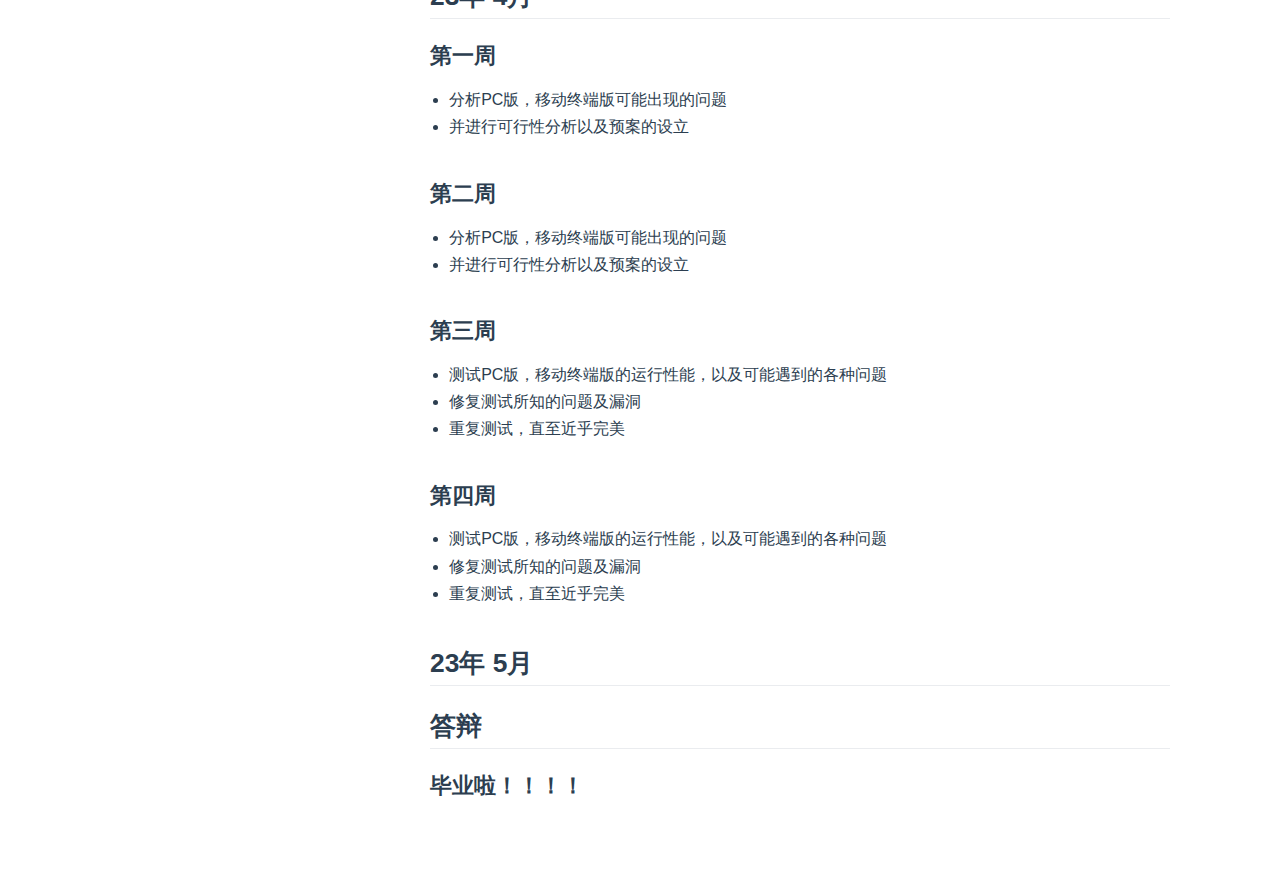
<file: 项目开题相关/荣卫斌-毕业设计计划（暂行）.html>
<!DOCTYPE html>
<html lang="en-US">
  <head>
    <meta charset="utf-8">
    <meta name="viewport" content="width=device-width,initial-scale=1">
    <title>22年 10月 | 陶瓷录丨开发日志</title>
    <meta name="generator" content="VuePress 1.9.8">
    <link rel="icon" href="/xdm-logo.png">
    <meta name="description" content="陶瓷录的开发记录">
    
    <link rel="preload" href="/assets/css/0.styles.c1d84356.css" as="style"><link rel="preload" href="/assets/js/app.ca979b59.js" as="script"><link rel="preload" href="/assets/js/2.ccf1f42c.js" as="script"><link rel="preload" href="/assets/js/17.6df7dfe9.js" as="script"><link rel="prefetch" href="/assets/js/10.41ba13f7.js"><link rel="prefetch" href="/assets/js/11.c5f0bf4f.js"><link rel="prefetch" href="/assets/js/12.ebf385ab.js"><link rel="prefetch" href="/assets/js/13.c5918c45.js"><link rel="prefetch" href="/assets/js/14.cb09229a.js"><link rel="prefetch" href="/assets/js/15.b17cc654.js"><link rel="prefetch" href="/assets/js/16.fdf41178.js"><link rel="prefetch" href="/assets/js/18.3cab69e5.js"><link rel="prefetch" href="/assets/js/19.04381a1e.js"><link rel="prefetch" href="/assets/js/3.607d9697.js"><link rel="prefetch" href="/assets/js/4.de4b1247.js"><link rel="prefetch" href="/assets/js/5.0ea94f9a.js"><link rel="prefetch" href="/assets/js/6.54e33d5d.js"><link rel="prefetch" href="/assets/js/7.38477825.js"><link rel="prefetch" href="/assets/js/8.563f2317.js"><link rel="prefetch" href="/assets/js/9.7fd44cd7.js">
    <link rel="stylesheet" href="/assets/css/0.styles.c1d84356.css">
  </head>
  <body>
    <div id="app" data-server-rendered="true"><div class="theme-container"><header class="navbar"><div class="sidebar-button"><svg xmlns="http://www.w3.org/2000/svg" aria-hidden="true" role="img" viewBox="0 0 448 512" class="icon"><path fill="currentColor" d="M436 124H12c-6.627 0-12-5.373-12-12V80c0-6.627 5.373-12 12-12h424c6.627 0 12 5.373 12 12v32c0 6.627-5.373 12-12 12zm0 160H12c-6.627 0-12-5.373-12-12v-32c0-6.627 5.373-12 12-12h424c6.627 0 12 5.373 12 12v32c0 6.627-5.373 12-12 12zm0 160H12c-6.627 0-12-5.373-12-12v-32c0-6.627 5.373-12 12-12h424c6.627 0 12 5.373 12 12v32c0 6.627-5.373 12-12 12z"></path></svg></div> <a href="/" class="home-link router-link-active"><img src="/lccs-logo.png" alt="陶瓷录丨开发日志" class="logo"> <span class="site-name can-hide">陶瓷录丨开发日志</span></a> <div class="links"><div class="search-box"><input aria-label="Search" autocomplete="off" spellcheck="false" value=""> <!----></div> <nav class="nav-links can-hide"><div class="nav-item"><a href="/" class="nav-link">
  首页
</a></div><div class="nav-item"><a href="/UE5笔记/2023.02.26.html" class="nav-link">
  UE5笔记
</a></div><div class="nav-item"><div class="dropdown-wrapper"><button type="button" aria-label="日志" class="dropdown-title"><span class="title">开发日志</span> <span class="arrow down"></span></button> <button type="button" aria-label="日志" class="mobile-dropdown-title"><span class="title">开发日志</span> <span class="arrow right"></span></button> <ul class="nav-dropdown" style="display:none;"><li class="dropdown-item"><!----> <a href="/开发日志/2023.02.23.html" class="nav-link">
  日志
</a></li><li class="dropdown-item"><!----> <a href="/pages/HTML52.html" class="nav-link">
  技术研究
</a></li></ul></div></div><div class="nav-item"><a href="http://lcat.cc" target="_blank" rel="noopener noreferrer" class="nav-link external">
  游戏官网
  <span><svg xmlns="http://www.w3.org/2000/svg" aria-hidden="true" focusable="false" x="0px" y="0px" viewBox="0 0 100 100" width="15" height="15" class="icon outbound"><path fill="currentColor" d="M18.8,85.1h56l0,0c2.2,0,4-1.8,4-4v-32h-8v28h-48v-48h28v-8h-32l0,0c-2.2,0-4,1.8-4,4v56C14.8,83.3,16.6,85.1,18.8,85.1z"></path> <polygon fill="currentColor" points="45.7,48.7 51.3,54.3 77.2,28.5 77.2,37.2 85.2,37.2 85.2,14.9 62.8,14.9 62.8,22.9 71.5,22.9"></polygon></svg> <span class="sr-only">(opens new window)</span></span></a></div> <!----></nav></div></header> <div class="sidebar-mask"></div> <aside class="sidebar"><nav class="nav-links"><div class="nav-item"><a href="/" class="nav-link">
  首页
</a></div><div class="nav-item"><a href="/UE5笔记/2023.02.26.html" class="nav-link">
  UE5笔记
</a></div><div class="nav-item"><div class="dropdown-wrapper"><button type="button" aria-label="日志" class="dropdown-title"><span class="title">开发日志</span> <span class="arrow down"></span></button> <button type="button" aria-label="日志" class="mobile-dropdown-title"><span class="title">开发日志</span> <span class="arrow right"></span></button> <ul class="nav-dropdown" style="display:none;"><li class="dropdown-item"><!----> <a href="/开发日志/2023.02.23.html" class="nav-link">
  日志
</a></li><li class="dropdown-item"><!----> <a href="/pages/HTML52.html" class="nav-link">
  技术研究
</a></li></ul></div></div><div class="nav-item"><a href="http://lcat.cc" target="_blank" rel="noopener noreferrer" class="nav-link external">
  游戏官网
  <span><svg xmlns="http://www.w3.org/2000/svg" aria-hidden="true" focusable="false" x="0px" y="0px" viewBox="0 0 100 100" width="15" height="15" class="icon outbound"><path fill="currentColor" d="M18.8,85.1h56l0,0c2.2,0,4-1.8,4-4v-32h-8v28h-48v-48h28v-8h-32l0,0c-2.2,0-4,1.8-4,4v56C14.8,83.3,16.6,85.1,18.8,85.1z"></path> <polygon fill="currentColor" points="45.7,48.7 51.3,54.3 77.2,28.5 77.2,37.2 85.2,37.2 85.2,14.9 62.8,14.9 62.8,22.9 71.5,22.9"></polygon></svg> <span class="sr-only">(opens new window)</span></span></a></div> <!----></nav>  <ul class="sidebar-links"><li><section class="sidebar-group depth-0"><p class="sidebar-heading open"><span>毕设计划</span> <!----></p> <ul class="sidebar-links sidebar-group-items"><li><a href="/pages/荣卫斌-毕业设计计划（暂行）.html" class="sidebar-link">计划</a></li><li><a href="/pages/论文名称备选方案.html" class="sidebar-link">备选方案</a></li></ul></section></li><li><section class="sidebar-group depth-0"><p class="sidebar-heading"><span>UE5学习</span> <!----></p> <ul class="sidebar-links sidebar-group-items"><li><a href="/UE5笔记/2023.02.26.html" class="sidebar-link">虚拟引擎</a></li></ul></section></li></ul> </aside> <main class="page"> <div class="theme-default-content content__default"><h1 id="_22年-10月"><a href="#_22年-10月" class="header-anchor">#</a> 22年 10月</h1> <h3 id="第三周"><a href="#第三周" class="header-anchor">#</a> 第三周</h3> <ul><li>查找古文文献，例如《陶冶图说》《景德镇陶录》</li></ul> <h3 id="第四周"><a href="#第四周" class="header-anchor">#</a> 第四周</h3> <ul><li>根据古文记载和现存档案进行拼凑，并总结出应用部分的详细内容</li></ul> <h2 id="_22年-11月"><a href="#_22年-11月" class="header-anchor">#</a> 22年 11月</h2> <h3 id="第一周"><a href="#第一周" class="header-anchor">#</a> 第一周</h3> <ul><li>学习古文知识，真正吃透古文记载，避免慌缪事件发生，尽可能的还原历史真相</li></ul> <h3 id="第二周"><a href="#第二周" class="header-anchor">#</a> 第二周</h3> <ul><li>仔细研究古文文献，多本纵向对比学习</li></ul> <h3 id="第三周-2"><a href="#第三周-2" class="header-anchor">#</a> 第三周</h3> <ul><li>仔细研究古文文献，多本纵向对比学习</li></ul> <h3 id="第四周-2"><a href="#第四周-2" class="header-anchor">#</a> 第四周</h3> <ul><li>学习知网的文献资料，和相应的作品，并进行分析</li></ul> <h2 id="_22年-12月"><a href="#_22年-12月" class="header-anchor">#</a> 22年 12月</h2> <h3 id="第一周-2"><a href="#第一周-2" class="header-anchor">#</a> 第一周</h3> <ul><li>学习知网的文献资料，和相应的作品，并进行分析</li> <li>学习 3D Max、Blender等建模软件</li></ul> <h3 id="第二周-2"><a href="#第二周-2" class="header-anchor">#</a> 第二周</h3> <ul><li>学习知网的文献资料，和相应的作品，并进行分析</li> <li>学习 3D Max、Blender等建模软件</li></ul> <h3 id="第三周-3"><a href="#第三周-3" class="header-anchor">#</a> 第三周</h3> <ul><li>根据古文和现文的发展，进行总结和分析</li></ul> <h3 id="第四周-3"><a href="#第四周-3" class="header-anchor">#</a> 第四周</h3> <ul><li>总结其中古今的陶瓷工艺制作的发展和技术的变革，并将其中的特殊时刻标注出来以及分析出相应如何进行创新设计，且能够在交互中实现。</li></ul> <h1 id="_23年-1月"><a href="#_23年-1月" class="header-anchor">#</a> 23年 1月</h1> <h3 id="第一周-3"><a href="#第一周-3" class="header-anchor">#</a> 第一周</h3> <ul><li>建立基础模型，学习Unreal Engine 5</li> <li>寻找相应的素材，并进行二次创作</li></ul> <h3 id="第二周-3"><a href="#第二周-3" class="header-anchor">#</a> 第二周</h3> <ul><li>建立基础模型，学习Unreal Engine 5</li> <li>寻找相应的素材，并进行二次创作</li></ul> <h3 id="第三周-4"><a href="#第三周-4" class="header-anchor">#</a> 第三周</h3> <ul><li>建立基础模型，学习Unreal Engine 5</li> <li>寻找相应的素材，并进行二次创作</li></ul> <h3 id="第四周-4"><a href="#第四周-4" class="header-anchor">#</a> 第四周</h3> <ul><li>制作完整的卷轴样式，并进行详细的绘制</li> <li>完善其中的动作库，以及相应的文字历史背景等</li></ul> <h2 id="_23年-2月"><a href="#_23年-2月" class="header-anchor">#</a> 23年 2月</h2> <h3 id="第一周-4"><a href="#第一周-4" class="header-anchor">#</a> 第一周</h3> <ul><li>对画面中用到的工具进行建模，上材质，实现动态效果</li></ul> <h3 id="第二周-4"><a href="#第二周-4" class="header-anchor">#</a> 第二周</h3> <ul><li>对于人物等进行模型的建立，以及其动作的丰富和相应文化的讲述</li></ul> <h3 id="第三周-5"><a href="#第三周-5" class="header-anchor">#</a> 第三周</h3> <ul><li>对于人物等进行模型的建立，以及其动作的丰富和相应文化的讲述</li></ul> <h3 id="第四周-5"><a href="#第四周-5" class="header-anchor">#</a> 第四周</h3> <ul><li>完善其中的动作库，以及相应的文字历史背景等</li> <li>通过UE5 增加交互的效果，实现沉浸式体验和学习</li></ul> <h2 id="_23年-3月"><a href="#_23年-3月" class="header-anchor">#</a> 23年 3月</h2> <h3 id="第一周-5"><a href="#第一周-5" class="header-anchor">#</a> 第一周</h3> <ul><li>完善其中的动作库，以及相应的文字历史背景等</li> <li>通过UE5 增加交互的效果，实现沉浸式体验和学习</li></ul> <h3 id="第二周-5"><a href="#第二周-5" class="header-anchor">#</a> 第二周</h3> <ul><li>通过UE5 增加交互的效果，实现沉浸式体验和学习</li></ul> <h3 id="第三周-6"><a href="#第三周-6" class="header-anchor">#</a> 第三周</h3> <ul><li>通过UE5 增加交互的效果，实现沉浸式体验和学习</li></ul> <h3 id="第四周-6"><a href="#第四周-6" class="header-anchor">#</a> 第四周</h3> <ul><li>检查是否有出现穿模、漏掉、动作僵硬的模型，并加以更正</li> <li>学习各个平台的搭建，为下一步测试做准备</li></ul> <h2 id="_23年-4月"><a href="#_23年-4月" class="header-anchor">#</a> 23年 4月</h2> <h3 id="第一周-6"><a href="#第一周-6" class="header-anchor">#</a> 第一周</h3> <ul><li>分析PC版，移动终端版可能出现的问题</li> <li>并进行可行性分析以及预案的设立</li></ul> <h3 id="第二周-6"><a href="#第二周-6" class="header-anchor">#</a> 第二周</h3> <ul><li>分析PC版，移动终端版可能出现的问题</li> <li>并进行可行性分析以及预案的设立</li></ul> <h3 id="第三周-7"><a href="#第三周-7" class="header-anchor">#</a> 第三周</h3> <ul><li>测试PC版，移动终端版的运行性能，以及可能遇到的各种问题</li> <li>修复测试所知的问题及漏洞</li> <li>重复测试，直至近乎完美</li></ul> <h3 id="第四周-7"><a href="#第四周-7" class="header-anchor">#</a> 第四周</h3> <ul><li>测试PC版，移动终端版的运行性能，以及可能遇到的各种问题</li> <li>修复测试所知的问题及漏洞</li> <li>重复测试，直至近乎完美</li></ul> <h2 id="_23年-5月"><a href="#_23年-5月" class="header-anchor">#</a> 23年 5月</h2> <h2 id="答辩"><a href="#答辩" class="header-anchor">#</a> 答辩</h2> <h3 id="毕业啦"><a href="#毕业啦" class="header-anchor">#</a> 毕业啦！！！！</h3></div> <footer class="page-edit"><!----> <!----></footer> <!----> </main></div><div class="global-ui"></div></div>
    <script src="/assets/js/app.ca979b59.js" defer></script><script src="/assets/js/2.ccf1f42c.js" defer></script><script src="/assets/js/17.6df7dfe9.js" defer></script>
  </body>
</html>
</file>
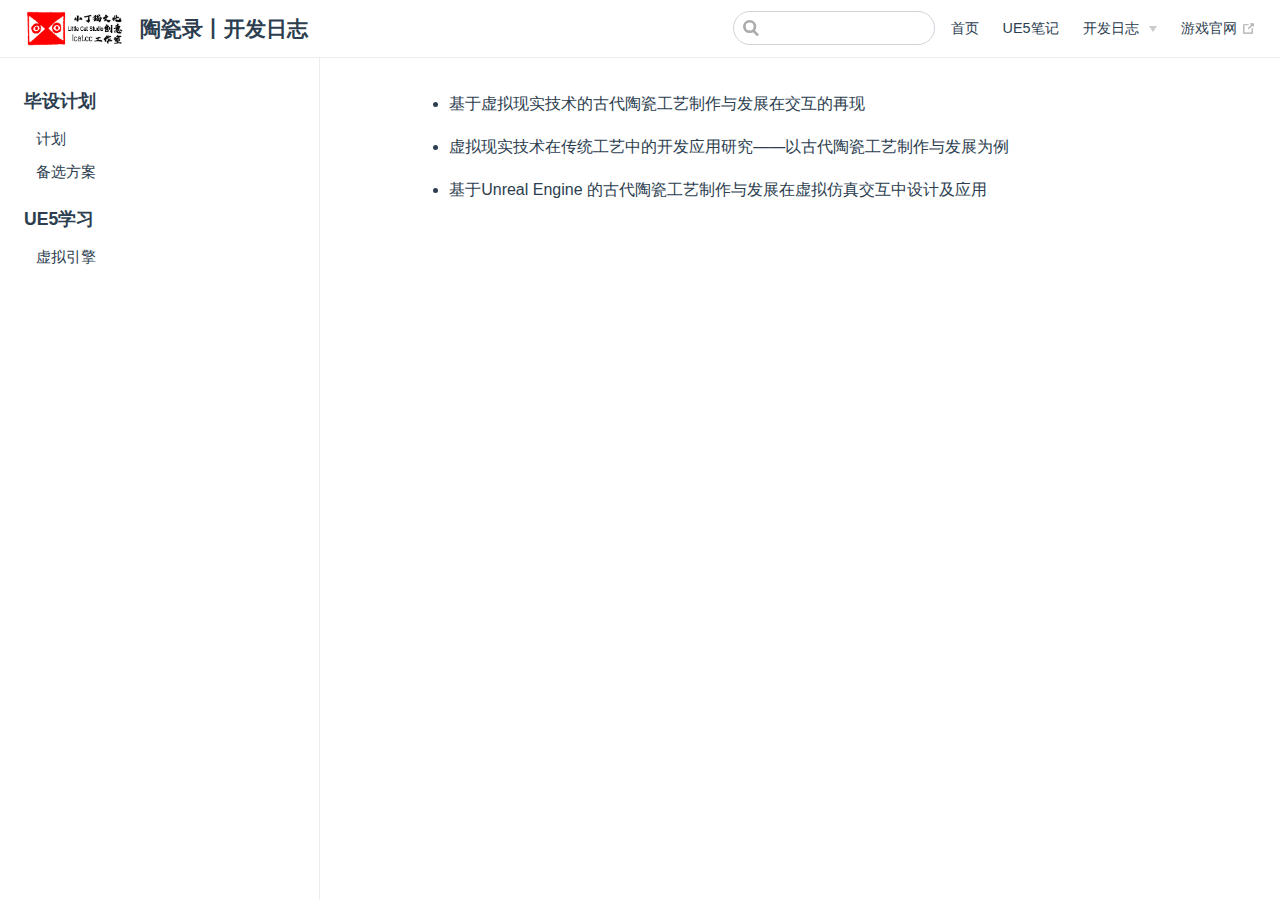
<file: 项目开题相关/论文名称备选方案.html>
<!DOCTYPE html>
<html lang="en-US">
  <head>
    <meta charset="utf-8">
    <meta name="viewport" content="width=device-width,initial-scale=1">
    <title>陶瓷录丨开发日志</title>
    <meta name="generator" content="VuePress 1.9.8">
    <link rel="icon" href="/xdm-logo.png">
    <meta name="description" content="陶瓷录的开发记录">
    
    <link rel="preload" href="/assets/css/0.styles.c1d84356.css" as="style"><link rel="preload" href="/assets/js/app.ca979b59.js" as="script"><link rel="preload" href="/assets/js/2.ccf1f42c.js" as="script"><link rel="preload" href="/assets/js/18.3cab69e5.js" as="script"><link rel="prefetch" href="/assets/js/10.41ba13f7.js"><link rel="prefetch" href="/assets/js/11.c5f0bf4f.js"><link rel="prefetch" href="/assets/js/12.ebf385ab.js"><link rel="prefetch" href="/assets/js/13.c5918c45.js"><link rel="prefetch" href="/assets/js/14.cb09229a.js"><link rel="prefetch" href="/assets/js/15.b17cc654.js"><link rel="prefetch" href="/assets/js/16.fdf41178.js"><link rel="prefetch" href="/assets/js/17.6df7dfe9.js"><link rel="prefetch" href="/assets/js/19.04381a1e.js"><link rel="prefetch" href="/assets/js/3.607d9697.js"><link rel="prefetch" href="/assets/js/4.de4b1247.js"><link rel="prefetch" href="/assets/js/5.0ea94f9a.js"><link rel="prefetch" href="/assets/js/6.54e33d5d.js"><link rel="prefetch" href="/assets/js/7.38477825.js"><link rel="prefetch" href="/assets/js/8.563f2317.js"><link rel="prefetch" href="/assets/js/9.7fd44cd7.js">
    <link rel="stylesheet" href="/assets/css/0.styles.c1d84356.css">
  </head>
  <body>
    <div id="app" data-server-rendered="true"><div class="theme-container"><header class="navbar"><div class="sidebar-button"><svg xmlns="http://www.w3.org/2000/svg" aria-hidden="true" role="img" viewBox="0 0 448 512" class="icon"><path fill="currentColor" d="M436 124H12c-6.627 0-12-5.373-12-12V80c0-6.627 5.373-12 12-12h424c6.627 0 12 5.373 12 12v32c0 6.627-5.373 12-12 12zm0 160H12c-6.627 0-12-5.373-12-12v-32c0-6.627 5.373-12 12-12h424c6.627 0 12 5.373 12 12v32c0 6.627-5.373 12-12 12zm0 160H12c-6.627 0-12-5.373-12-12v-32c0-6.627 5.373-12 12-12h424c6.627 0 12 5.373 12 12v32c0 6.627-5.373 12-12 12z"></path></svg></div> <a href="/" class="home-link router-link-active"><img src="/lccs-logo.png" alt="陶瓷录丨开发日志" class="logo"> <span class="site-name can-hide">陶瓷录丨开发日志</span></a> <div class="links"><div class="search-box"><input aria-label="Search" autocomplete="off" spellcheck="false" value=""> <!----></div> <nav class="nav-links can-hide"><div class="nav-item"><a href="/" class="nav-link">
  首页
</a></div><div class="nav-item"><a href="/UE5笔记/2023.02.26.html" class="nav-link">
  UE5笔记
</a></div><div class="nav-item"><div class="dropdown-wrapper"><button type="button" aria-label="日志" class="dropdown-title"><span class="title">开发日志</span> <span class="arrow down"></span></button> <button type="button" aria-label="日志" class="mobile-dropdown-title"><span class="title">开发日志</span> <span class="arrow right"></span></button> <ul class="nav-dropdown" style="display:none;"><li class="dropdown-item"><!----> <a href="/开发日志/2023.02.23.html" class="nav-link">
  日志
</a></li><li class="dropdown-item"><!----> <a href="/pages/HTML52.html" class="nav-link">
  技术研究
</a></li></ul></div></div><div class="nav-item"><a href="http://lcat.cc" target="_blank" rel="noopener noreferrer" class="nav-link external">
  游戏官网
  <span><svg xmlns="http://www.w3.org/2000/svg" aria-hidden="true" focusable="false" x="0px" y="0px" viewBox="0 0 100 100" width="15" height="15" class="icon outbound"><path fill="currentColor" d="M18.8,85.1h56l0,0c2.2,0,4-1.8,4-4v-32h-8v28h-48v-48h28v-8h-32l0,0c-2.2,0-4,1.8-4,4v56C14.8,83.3,16.6,85.1,18.8,85.1z"></path> <polygon fill="currentColor" points="45.7,48.7 51.3,54.3 77.2,28.5 77.2,37.2 85.2,37.2 85.2,14.9 62.8,14.9 62.8,22.9 71.5,22.9"></polygon></svg> <span class="sr-only">(opens new window)</span></span></a></div> <!----></nav></div></header> <div class="sidebar-mask"></div> <aside class="sidebar"><nav class="nav-links"><div class="nav-item"><a href="/" class="nav-link">
  首页
</a></div><div class="nav-item"><a href="/UE5笔记/2023.02.26.html" class="nav-link">
  UE5笔记
</a></div><div class="nav-item"><div class="dropdown-wrapper"><button type="button" aria-label="日志" class="dropdown-title"><span class="title">开发日志</span> <span class="arrow down"></span></button> <button type="button" aria-label="日志" class="mobile-dropdown-title"><span class="title">开发日志</span> <span class="arrow right"></span></button> <ul class="nav-dropdown" style="display:none;"><li class="dropdown-item"><!----> <a href="/开发日志/2023.02.23.html" class="nav-link">
  日志
</a></li><li class="dropdown-item"><!----> <a href="/pages/HTML52.html" class="nav-link">
  技术研究
</a></li></ul></div></div><div class="nav-item"><a href="http://lcat.cc" target="_blank" rel="noopener noreferrer" class="nav-link external">
  游戏官网
  <span><svg xmlns="http://www.w3.org/2000/svg" aria-hidden="true" focusable="false" x="0px" y="0px" viewBox="0 0 100 100" width="15" height="15" class="icon outbound"><path fill="currentColor" d="M18.8,85.1h56l0,0c2.2,0,4-1.8,4-4v-32h-8v28h-48v-48h28v-8h-32l0,0c-2.2,0-4,1.8-4,4v56C14.8,83.3,16.6,85.1,18.8,85.1z"></path> <polygon fill="currentColor" points="45.7,48.7 51.3,54.3 77.2,28.5 77.2,37.2 85.2,37.2 85.2,14.9 62.8,14.9 62.8,22.9 71.5,22.9"></polygon></svg> <span class="sr-only">(opens new window)</span></span></a></div> <!----></nav>  <ul class="sidebar-links"><li><section class="sidebar-group depth-0"><p class="sidebar-heading open"><span>毕设计划</span> <!----></p> <ul class="sidebar-links sidebar-group-items"><li><a href="/pages/荣卫斌-毕业设计计划（暂行）.html" class="sidebar-link">计划</a></li><li><a href="/pages/论文名称备选方案.html" class="sidebar-link">备选方案</a></li></ul></section></li><li><section class="sidebar-group depth-0"><p class="sidebar-heading"><span>UE5学习</span> <!----></p> <ul class="sidebar-links sidebar-group-items"><li><a href="/UE5笔记/2023.02.26.html" class="sidebar-link">虚拟引擎</a></li></ul></section></li></ul> </aside> <main class="page"> <div class="theme-default-content content__default"><ul><li><p>基于虚拟现实技术的古代陶瓷工艺制作与发展在交互的再现</p></li> <li><p>虚拟现实技术在传统工艺中的开发应用研究——以古代陶瓷工艺制作与发展为例</p></li> <li><p>基于Unreal Engine 的古代陶瓷工艺制作与发展在虚拟仿真交互中设计及应用</p></li></ul></div> <footer class="page-edit"><!----> <!----></footer> <!----> </main></div><div class="global-ui"></div></div>
    <script src="/assets/js/app.ca979b59.js" defer></script><script src="/assets/js/2.ccf1f42c.js" defer></script><script src="/assets/js/18.3cab69e5.js" defer></script>
  </body>
</html>
</file>
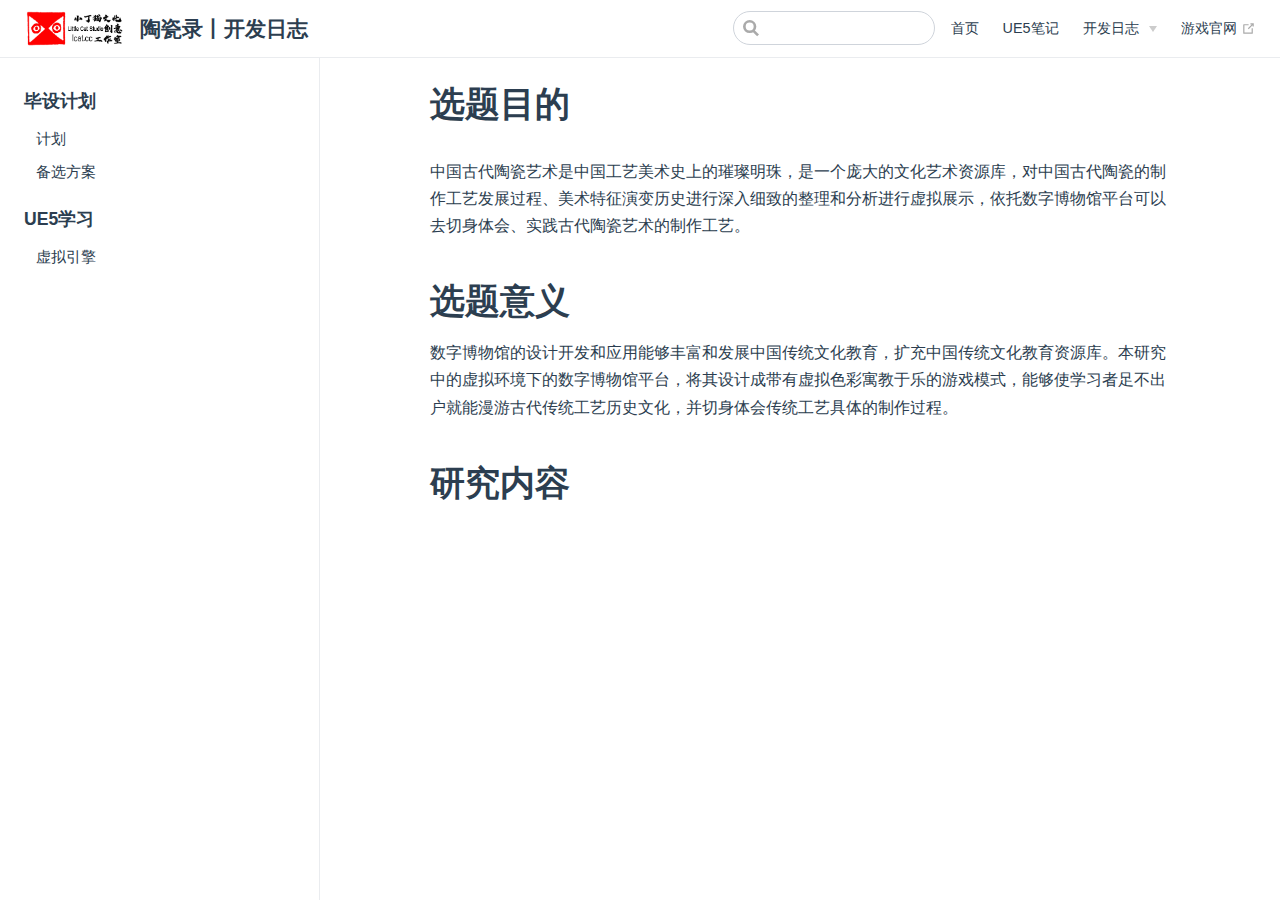
<file: 项目开题相关/选题审批.html>
<!DOCTYPE html>
<html lang="en-US">
  <head>
    <meta charset="utf-8">
    <meta name="viewport" content="width=device-width,initial-scale=1">
    <title>选题目的 | 陶瓷录丨开发日志</title>
    <meta name="generator" content="VuePress 1.9.8">
    <link rel="icon" href="/xdm-logo.png">
    <meta name="description" content="陶瓷录的开发记录">
    
    <link rel="preload" href="/assets/css/0.styles.c1d84356.css" as="style"><link rel="preload" href="/assets/js/app.ca979b59.js" as="script"><link rel="preload" href="/assets/js/2.ccf1f42c.js" as="script"><link rel="preload" href="/assets/js/19.04381a1e.js" as="script"><link rel="prefetch" href="/assets/js/10.41ba13f7.js"><link rel="prefetch" href="/assets/js/11.c5f0bf4f.js"><link rel="prefetch" href="/assets/js/12.ebf385ab.js"><link rel="prefetch" href="/assets/js/13.c5918c45.js"><link rel="prefetch" href="/assets/js/14.cb09229a.js"><link rel="prefetch" href="/assets/js/15.b17cc654.js"><link rel="prefetch" href="/assets/js/16.fdf41178.js"><link rel="prefetch" href="/assets/js/17.6df7dfe9.js"><link rel="prefetch" href="/assets/js/18.3cab69e5.js"><link rel="prefetch" href="/assets/js/3.607d9697.js"><link rel="prefetch" href="/assets/js/4.de4b1247.js"><link rel="prefetch" href="/assets/js/5.0ea94f9a.js"><link rel="prefetch" href="/assets/js/6.54e33d5d.js"><link rel="prefetch" href="/assets/js/7.38477825.js"><link rel="prefetch" href="/assets/js/8.563f2317.js"><link rel="prefetch" href="/assets/js/9.7fd44cd7.js">
    <link rel="stylesheet" href="/assets/css/0.styles.c1d84356.css">
  </head>
  <body>
    <div id="app" data-server-rendered="true"><div class="theme-container"><header class="navbar"><div class="sidebar-button"><svg xmlns="http://www.w3.org/2000/svg" aria-hidden="true" role="img" viewBox="0 0 448 512" class="icon"><path fill="currentColor" d="M436 124H12c-6.627 0-12-5.373-12-12V80c0-6.627 5.373-12 12-12h424c6.627 0 12 5.373 12 12v32c0 6.627-5.373 12-12 12zm0 160H12c-6.627 0-12-5.373-12-12v-32c0-6.627 5.373-12 12-12h424c6.627 0 12 5.373 12 12v32c0 6.627-5.373 12-12 12zm0 160H12c-6.627 0-12-5.373-12-12v-32c0-6.627 5.373-12 12-12h424c6.627 0 12 5.373 12 12v32c0 6.627-5.373 12-12 12z"></path></svg></div> <a href="/" class="home-link router-link-active"><img src="/lccs-logo.png" alt="陶瓷录丨开发日志" class="logo"> <span class="site-name can-hide">陶瓷录丨开发日志</span></a> <div class="links"><div class="search-box"><input aria-label="Search" autocomplete="off" spellcheck="false" value=""> <!----></div> <nav class="nav-links can-hide"><div class="nav-item"><a href="/" class="nav-link">
  首页
</a></div><div class="nav-item"><a href="/UE5笔记/2023.02.26.html" class="nav-link">
  UE5笔记
</a></div><div class="nav-item"><div class="dropdown-wrapper"><button type="button" aria-label="日志" class="dropdown-title"><span class="title">开发日志</span> <span class="arrow down"></span></button> <button type="button" aria-label="日志" class="mobile-dropdown-title"><span class="title">开发日志</span> <span class="arrow right"></span></button> <ul class="nav-dropdown" style="display:none;"><li class="dropdown-item"><!----> <a href="/开发日志/2023.02.23.html" class="nav-link">
  日志
</a></li><li class="dropdown-item"><!----> <a href="/pages/HTML52.html" class="nav-link">
  技术研究
</a></li></ul></div></div><div class="nav-item"><a href="http://lcat.cc" target="_blank" rel="noopener noreferrer" class="nav-link external">
  游戏官网
  <span><svg xmlns="http://www.w3.org/2000/svg" aria-hidden="true" focusable="false" x="0px" y="0px" viewBox="0 0 100 100" width="15" height="15" class="icon outbound"><path fill="currentColor" d="M18.8,85.1h56l0,0c2.2,0,4-1.8,4-4v-32h-8v28h-48v-48h28v-8h-32l0,0c-2.2,0-4,1.8-4,4v56C14.8,83.3,16.6,85.1,18.8,85.1z"></path> <polygon fill="currentColor" points="45.7,48.7 51.3,54.3 77.2,28.5 77.2,37.2 85.2,37.2 85.2,14.9 62.8,14.9 62.8,22.9 71.5,22.9"></polygon></svg> <span class="sr-only">(opens new window)</span></span></a></div> <!----></nav></div></header> <div class="sidebar-mask"></div> <aside class="sidebar"><nav class="nav-links"><div class="nav-item"><a href="/" class="nav-link">
  首页
</a></div><div class="nav-item"><a href="/UE5笔记/2023.02.26.html" class="nav-link">
  UE5笔记
</a></div><div class="nav-item"><div class="dropdown-wrapper"><button type="button" aria-label="日志" class="dropdown-title"><span class="title">开发日志</span> <span class="arrow down"></span></button> <button type="button" aria-label="日志" class="mobile-dropdown-title"><span class="title">开发日志</span> <span class="arrow right"></span></button> <ul class="nav-dropdown" style="display:none;"><li class="dropdown-item"><!----> <a href="/开发日志/2023.02.23.html" class="nav-link">
  日志
</a></li><li class="dropdown-item"><!----> <a href="/pages/HTML52.html" class="nav-link">
  技术研究
</a></li></ul></div></div><div class="nav-item"><a href="http://lcat.cc" target="_blank" rel="noopener noreferrer" class="nav-link external">
  游戏官网
  <span><svg xmlns="http://www.w3.org/2000/svg" aria-hidden="true" focusable="false" x="0px" y="0px" viewBox="0 0 100 100" width="15" height="15" class="icon outbound"><path fill="currentColor" d="M18.8,85.1h56l0,0c2.2,0,4-1.8,4-4v-32h-8v28h-48v-48h28v-8h-32l0,0c-2.2,0-4,1.8-4,4v56C14.8,83.3,16.6,85.1,18.8,85.1z"></path> <polygon fill="currentColor" points="45.7,48.7 51.3,54.3 77.2,28.5 77.2,37.2 85.2,37.2 85.2,14.9 62.8,14.9 62.8,22.9 71.5,22.9"></polygon></svg> <span class="sr-only">(opens new window)</span></span></a></div> <!----></nav>  <ul class="sidebar-links"><li><section class="sidebar-group depth-0"><p class="sidebar-heading open"><span>毕设计划</span> <!----></p> <ul class="sidebar-links sidebar-group-items"><li><a href="/pages/荣卫斌-毕业设计计划（暂行）.html" class="sidebar-link">计划</a></li><li><a href="/pages/论文名称备选方案.html" class="sidebar-link">备选方案</a></li></ul></section></li><li><section class="sidebar-group depth-0"><p class="sidebar-heading"><span>UE5学习</span> <!----></p> <ul class="sidebar-links sidebar-group-items"><li><a href="/UE5笔记/2023.02.26.html" class="sidebar-link">虚拟引擎</a></li></ul></section></li></ul> </aside> <main class="page"> <div class="theme-default-content content__default"><h1 id="选题目的"><a href="#选题目的" class="header-anchor">#</a> 选题目的</h1> <p>中国古代陶瓷艺术是中国工艺美术史上的璀璨明珠，是一个庞大的文化艺术资源库，对中国古代陶瓷的制作工艺发展过程、美术特征演变历史进行深入细致的整理和分析进行虚拟展示，依托数字博物馆平台可以去切身体会、实践古代陶瓷艺术的制作工艺。</p> <h1 id="选题意义"><a href="#选题意义" class="header-anchor">#</a> 选题意义</h1> <p>数字博物馆的设计开发和应用能够丰富和发展中国传统文化教育，扩充中国传统文化教育资源库。本研究中的虚拟环境下的数字博物馆平台，将其设计成带有虚拟色彩寓教于乐的游戏模式，能够使学习者足不出户就能漫游古代传统工艺历史文化，并切身体会传统工艺具体的制作过程。</p> <h1 id="研究内容"><a href="#研究内容" class="header-anchor">#</a> 研究内容</h1></div> <footer class="page-edit"><!----> <!----></footer> <!----> </main></div><div class="global-ui"></div></div>
    <script src="/assets/js/app.ca979b59.js" defer></script><script src="/assets/js/2.ccf1f42c.js" defer></script><script src="/assets/js/19.04381a1e.js" defer></script>
  </body>
</html>
</file>
<file: assets/css/0.styles.c1d84356.css>
code[class*=language-],pre[class*=language-]{color:#ccc;background:none;font-family:Consolas,Monaco,Andale Mono,Ubuntu Mono,monospace;font-size:1em;text-align:left;white-space:pre;word-spacing:normal;word-break:normal;word-wrap:normal;line-height:1.5;tab-size:4;-webkit-hyphens:none;hyphens:none}pre[class*=language-]{padding:1em;margin:.5em 0;overflow:auto}:not(pre)>code[class*=language-],pre[class*=language-]{background:#2d2d2d}:not(pre)>code[class*=language-]{padding:.1em;border-radius:.3em;white-space:normal}.token.block-comment,.token.cdata,.token.comment,.token.doctype,.token.prolog{color:#999}.token.punctuation{color:#ccc}.token.attr-name,.token.deleted,.token.namespace,.token.tag{color:#e2777a}.token.function-name{color:#6196cc}.token.boolean,.token.function,.token.number{color:#f08d49}.token.class-name,.token.constant,.token.property,.token.symbol{color:#f8c555}.token.atrule,.token.builtin,.token.important,.token.keyword,.token.selector{color:#cc99cd}.token.attr-value,.token.char,.token.regex,.token.string,.token.variable{color:#7ec699}.token.entity,.token.operator,.token.url{color:#67cdcc}.token.bold,.token.important{font-weight:700}.token.italic{font-style:italic}.token.entity{cursor:help}.token.inserted{color:green}.theme-default-content code{color:#476582;padding:.25rem .5rem;margin:0;font-size:.85em;background-color:rgba(27,31,35,.05);border-radius:3px}.theme-default-content code .token.deleted{color:#ec5975}.theme-default-content code .token.inserted{color:#3eaf7c}.theme-default-content pre,.theme-default-content pre[class*=language-]{line-height:1.4;padding:1.25rem 1.5rem;margin:.85rem 0;background-color:#282c34;border-radius:6px;overflow:auto}.theme-default-content pre[class*=language-] code,.theme-default-content pre code{color:#fff;padding:0;background-color:initial;border-radius:0}div[class*=language-]{position:relative;background-color:#282c34;border-radius:6px}div[class*=language-] .highlight-lines{-webkit-user-select:none;user-select:none;padding-top:1.3rem;position:absolute;top:0;left:0;width:100%;line-height:1.4}div[class*=language-] .highlight-lines .highlighted{background-color:rgba(0,0,0,.66)}div[class*=language-] pre,div[class*=language-] pre[class*=language-]{background:transparent;position:relative;z-index:1}div[class*=language-]:before{position:absolute;z-index:3;top:.8em;right:1em;font-size:.75rem;color:hsla(0,0%,100%,.4)}div[class*=language-]:not(.line-numbers-mode) .line-numbers-wrapper{display:none}div[class*=language-].line-numbers-mode .highlight-lines .highlighted{position:relative}div[class*=language-].line-numbers-mode .highlight-lines .highlighted:before{content:" ";position:absolute;z-index:3;left:0;top:0;display:block;width:3.5rem;height:100%;background-color:rgba(0,0,0,.66)}div[class*=language-].line-numbers-mode pre{padding-left:4.5rem;vertical-align:middle}div[class*=language-].line-numbers-mode .line-numbers-wrapper{position:absolute;top:0;width:3.5rem;text-align:center;color:hsla(0,0%,100%,.3);padding:1.25rem 0;line-height:1.4}div[class*=language-].line-numbers-mode .line-numbers-wrapper br{-webkit-user-select:none;user-select:none}div[class*=language-].line-numbers-mode .line-numbers-wrapper .line-number{position:relative;z-index:4;-webkit-user-select:none;user-select:none;font-size:.85em}div[class*=language-].line-numbers-mode:after{content:"";position:absolute;z-index:2;top:0;left:0;width:3.5rem;height:100%;border-radius:6px 0 0 6px;border-right:1px solid rgba(0,0,0,.66);background-color:#282c34}div[class~=language-js]:before{content:"js"}div[class~=language-ts]:before{content:"ts"}div[class~=language-html]:before{content:"html"}div[class~=language-md]:before{content:"md"}div[class~=language-vue]:before{content:"vue"}div[class~=language-css]:before{content:"css"}div[class~=language-sass]:before{content:"sass"}div[class~=language-scss]:before{content:"scss"}div[class~=language-less]:before{content:"less"}div[class~=language-stylus]:before{content:"stylus"}div[class~=language-go]:before{content:"go"}div[class~=language-java]:before{content:"java"}div[class~=language-c]:before{content:"c"}div[class~=language-sh]:before{content:"sh"}div[class~=language-yaml]:before{content:"yaml"}div[class~=language-py]:before{content:"py"}div[class~=language-docker]:before{content:"docker"}div[class~=language-dockerfile]:before{content:"dockerfile"}div[class~=language-makefile]:before{content:"makefile"}div[class~=language-javascript]:before{content:"js"}div[class~=language-typescript]:before{content:"ts"}div[class~=language-markup]:before{content:"html"}div[class~=language-markdown]:before{content:"md"}div[class~=language-json]:before{content:"json"}div[class~=language-ruby]:before{content:"rb"}div[class~=language-python]:before{content:"py"}div[class~=language-bash]:before{content:"sh"}div[class~=language-php]:before{content:"php"}.custom-block .custom-block-title{font-weight:600;margin-bottom:-.4rem}.custom-block.danger,.custom-block.tip,.custom-block.warning{padding:.1rem 1.5rem;border-left-width:.5rem;border-left-style:solid;margin:1rem 0}.custom-block.tip{background-color:#f3f5f7;border-color:#42b983}.custom-block.warning{background-color:rgba(255,229,100,.3);border-color:#e7c000;color:#6b5900}.custom-block.warning .custom-block-title{color:#b29400}.custom-block.warning a{color:#2c3e50}.custom-block.danger{background-color:#ffe6e6;border-color:#c00;color:#4d0000}.custom-block.danger .custom-block-title{color:#900}.custom-block.danger a{color:#2c3e50}.custom-block.details{display:block;position:relative;border-radius:2px;margin:1.6em 0;padding:1.6em;background-color:#eee}.custom-block.details h4{margin-top:0}.custom-block.details figure:last-child,.custom-block.details p:last-child{margin-bottom:0;padding-bottom:0}.custom-block.details summary{outline:none;cursor:pointer}.arrow{display:inline-block;width:0;height:0}.arrow.up{border-bottom:6px solid #ccc}.arrow.down,.arrow.up{border-left:4px solid transparent;border-right:4px solid transparent}.arrow.down{border-top:6px solid #ccc}.arrow.right{border-left:6px solid #ccc}.arrow.left,.arrow.right{border-top:4px solid transparent;border-bottom:4px solid transparent}.arrow.left{border-right:6px solid #ccc}.theme-default-content:not(.custom){max-width:740px;margin:0 auto;padding:2rem 2.5rem}@media (max-width:959px){.theme-default-content:not(.custom){padding:2rem}}@media (max-width:419px){.theme-default-content:not(.custom){padding:1.5rem}}.table-of-contents .badge{vertical-align:middle}body,html{padding:0;margin:0;background-color:#fff}body{font-family:-apple-system,BlinkMacSystemFont,Segoe UI,Roboto,Oxygen,Ubuntu,Cantarell,Fira Sans,Droid Sans,Helvetica Neue,sans-serif;-webkit-font-smoothing:antialiased;-moz-osx-font-smoothing:grayscale;font-size:16px;color:#2c3e50}.page{padding-left:20rem}.navbar{z-index:20;right:0;height:3.6rem;background-color:#fff;box-sizing:border-box;border-bottom:1px solid #eaecef}.navbar,.sidebar-mask{position:fixed;top:0;left:0}.sidebar-mask{z-index:9;width:100vw;height:100vh;display:none}.sidebar{font-size:16px;background-color:#fff;width:20rem;position:fixed;z-index:10;margin:0;top:3.6rem;left:0;bottom:0;box-sizing:border-box;border-right:1px solid #eaecef;overflow-y:auto}.theme-default-content:not(.custom)>:first-child{margin-top:3.6rem}.theme-default-content:not(.custom) a:hover{text-decoration:underline}.theme-default-content:not(.custom) p.demo{padding:1rem 1.5rem;border:1px solid #ddd;border-radius:4px}.theme-default-content:not(.custom) img{max-width:100%}.theme-default-content.custom{padding:0;margin:0}.theme-default-content.custom img{max-width:100%}a{font-weight:500;text-decoration:none}a,p a code{color:#3eaf7c}p a code{font-weight:400}kbd{background:#eee;border:.15rem solid #ddd;border-bottom:.25rem solid #ddd;border-radius:.15rem;padding:0 .15em}blockquote{font-size:1rem;color:#999;border-left:.2rem solid #dfe2e5;margin:1rem 0;padding:.25rem 0 .25rem 1rem}blockquote>p{margin:0}ol,ul{padding-left:1.2em}strong{font-weight:600}h1,h2,h3,h4,h5,h6{font-weight:600;line-height:1.25}.theme-default-content:not(.custom)>h1,.theme-default-content:not(.custom)>h2,.theme-default-content:not(.custom)>h3,.theme-default-content:not(.custom)>h4,.theme-default-content:not(.custom)>h5,.theme-default-content:not(.custom)>h6{margin-top:-3.1rem;padding-top:4.6rem;margin-bottom:0}.theme-default-content:not(.custom)>h1:first-child,.theme-default-content:not(.custom)>h2:first-child,.theme-default-content:not(.custom)>h3:first-child,.theme-default-content:not(.custom)>h4:first-child,.theme-default-content:not(.custom)>h5:first-child,.theme-default-content:not(.custom)>h6:first-child{margin-top:-1.5rem;margin-bottom:1rem}.theme-default-content:not(.custom)>h1:first-child+.custom-block,.theme-default-content:not(.custom)>h1:first-child+p,.theme-default-content:not(.custom)>h1:first-child+pre,.theme-default-content:not(.custom)>h2:first-child+.custom-block,.theme-default-content:not(.custom)>h2:first-child+p,.theme-default-content:not(.custom)>h2:first-child+pre,.theme-default-content:not(.custom)>h3:first-child+.custom-block,.theme-default-content:not(.custom)>h3:first-child+p,.theme-default-content:not(.custom)>h3:first-child+pre,.theme-default-content:not(.custom)>h4:first-child+.custom-block,.theme-default-content:not(.custom)>h4:first-child+p,.theme-default-content:not(.custom)>h4:first-child+pre,.theme-default-content:not(.custom)>h5:first-child+.custom-block,.theme-default-content:not(.custom)>h5:first-child+p,.theme-default-content:not(.custom)>h5:first-child+pre,.theme-default-content:not(.custom)>h6:first-child+.custom-block,.theme-default-content:not(.custom)>h6:first-child+p,.theme-default-content:not(.custom)>h6:first-child+pre{margin-top:2rem}h1:focus .header-anchor,h1:hover .header-anchor,h2:focus .header-anchor,h2:hover .header-anchor,h3:focus .header-anchor,h3:hover .header-anchor,h4:focus .header-anchor,h4:hover .header-anchor,h5:focus .header-anchor,h5:hover .header-anchor,h6:focus .header-anchor,h6:hover .header-anchor{opacity:1}h1{font-size:2.2rem}h2{font-size:1.65rem;padding-bottom:.3rem;border-bottom:1px solid #eaecef}h3{font-size:1.35rem}a.header-anchor{font-size:.85em;float:left;margin-left:-.87em;padding-right:.23em;margin-top:.125em;opacity:0}a.header-anchor:focus,a.header-anchor:hover{text-decoration:none}.line-number,code,kbd{font-family:source-code-pro,Menlo,Monaco,Consolas,Courier New,monospace}ol,p,ul{line-height:1.7}hr{border:0;border-top:1px solid #eaecef}table{border-collapse:collapse;margin:1rem 0;display:block;overflow-x:auto}tr{border-top:1px solid #dfe2e5}tr:nth-child(2n){background-color:#f6f8fa}td,th{border:1px solid #dfe2e5;padding:.6em 1em}.theme-container.sidebar-open .sidebar-mask{display:block}.theme-container.no-navbar .theme-default-content:not(.custom)>h1,.theme-container.no-navbar h2,.theme-container.no-navbar h3,.theme-container.no-navbar h4,.theme-container.no-navbar h5,.theme-container.no-navbar h6{margin-top:1.5rem;padding-top:0}.theme-container.no-navbar .sidebar{top:0}@media (min-width:720px){.theme-container.no-sidebar .sidebar{display:none}.theme-container.no-sidebar .page{padding-left:0}}@media (max-width:959px){.sidebar{font-size:15px;width:16.4rem}.page{padding-left:16.4rem}}@media (max-width:719px){.sidebar{top:0;padding-top:3.6rem;transform:translateX(-100%);transition:transform .2s ease}.page{padding-left:0}.theme-container.sidebar-open .sidebar{transform:translateX(0)}.theme-container.no-navbar .sidebar{padding-top:0}}@media (max-width:419px){h1{font-size:1.9rem}.theme-default-content div[class*=language-]{margin:.85rem -1.5rem;border-radius:0}}#nprogress{pointer-events:none}#nprogress .bar{background:#3eaf7c;position:fixed;z-index:1031;top:0;left:0;width:100%;height:2px}#nprogress .peg{display:block;position:absolute;right:0;width:100px;height:100%;box-shadow:0 0 10px #3eaf7c,0 0 5px #3eaf7c;opacity:1;transform:rotate(3deg) translateY(-4px)}#nprogress .spinner{display:block;position:fixed;z-index:1031;top:15px;right:15px}#nprogress .spinner-icon{width:18px;height:18px;box-sizing:border-box;border-color:#3eaf7c transparent transparent #3eaf7c;border-style:solid;border-width:2px;border-radius:50%;animation:nprogress-spinner .4s linear infinite}.nprogress-custom-parent{overflow:hidden;position:relative}.nprogress-custom-parent #nprogress .bar,.nprogress-custom-parent #nprogress .spinner{position:absolute}@keyframes nprogress-spinner{0%{transform:rotate(0deg)}to{transform:rotate(1turn)}}.icon.outbound{color:#aaa;display:inline-block;vertical-align:middle;position:relative;top:-1px}.sr-only{position:absolute;width:1px;height:1px;padding:0;margin:-1px;overflow:hidden;clip:rect(0,0,0,0);white-space:nowrap;border-width:0}.home{padding:3.6rem 2rem 0;max-width:960px;margin:0 auto;display:block}.home .hero{text-align:center}.home .hero img{max-width:100%;max-height:280px;display:block;margin:3rem auto 1.5rem}.home .hero h1{font-size:3rem}.home .hero .action,.home .hero .description,.home .hero h1{margin:1.8rem auto}.home .hero .description{max-width:35rem;font-size:1.6rem;line-height:1.3;color:#6a8bad}.home .hero .action-button{display:inline-block;font-size:1.2rem;color:#fff;background-color:#3eaf7c;padding:.8rem 1.6rem;border-radius:4px;transition:background-color .1s ease;box-sizing:border-box;border-bottom:1px solid #389d70}.home .hero .action-button:hover{background-color:#4abf8a}.home .features{border-top:1px solid #eaecef;padding:1.2rem 0;margin-top:2.5rem;display:flex;flex-wrap:wrap;align-items:flex-start;align-content:stretch;justify-content:space-between}.home .feature{flex-grow:1;flex-basis:30%;max-width:30%}.home .feature h2{font-size:1.4rem;font-weight:500;border-bottom:none;padding-bottom:0;color:#3a5169}.home .feature p{color:#4e6e8e}.home .footer{padding:2.5rem;border-top:1px solid #eaecef;text-align:center;color:#4e6e8e}@media (max-width:719px){.home .features{flex-direction:column}.home .feature{max-width:100%;padding:0 2.5rem}}@media (max-width:419px){.home{padding-left:1.5rem;padding-right:1.5rem}.home .hero img{max-height:210px;margin:2rem auto 1.2rem}.home .hero h1{font-size:2rem}.home .hero .action,.home .hero .description,.home .hero h1{margin:1.2rem auto}.home .hero .description{font-size:1.2rem}.home .hero .action-button{font-size:1rem;padding:.6rem 1.2rem}.home .feature h2{font-size:1.25rem}}.search-box{display:inline-block;position:relative;margin-right:1rem}.search-box input{cursor:text;width:10rem;height:2rem;color:#4e6e8e;display:inline-block;border:1px solid #cfd4db;border-radius:2rem;font-size:.9rem;line-height:2rem;padding:0 .5rem 0 2rem;outline:none;transition:all .2s ease;background:#fff url(/assets/img/search.83621669.svg) .6rem .5rem no-repeat;background-size:1rem}.search-box input:focus{cursor:auto;border-color:#3eaf7c}.search-box .suggestions{background:#fff;width:20rem;position:absolute;top:2rem;border:1px solid #cfd4db;border-radius:6px;padding:.4rem;list-style-type:none}.search-box .suggestions.align-right{right:0}.search-box .suggestion{line-height:1.4;padding:.4rem .6rem;border-radius:4px;cursor:pointer}.search-box .suggestion a{white-space:normal;color:#5d82a6}.search-box .suggestion a .page-title{font-weight:600}.search-box .suggestion a .header{font-size:.9em;margin-left:.25em}.search-box .suggestion.focused{background-color:#f3f4f5}.search-box .suggestion.focused a{color:#3eaf7c}@media (max-width:959px){.search-box input{cursor:pointer;width:0;border-color:transparent;position:relative}.search-box input:focus{cursor:text;left:0;width:10rem}}@media (-ms-high-contrast:none){.search-box input{height:2rem}}@media (max-width:959px) and (min-width:719px){.search-box .suggestions{left:0}}@media (max-width:719px){.search-box{margin-right:0}.search-box input{left:1rem}.search-box .suggestions{right:0}}@media (max-width:419px){.search-box .suggestions{width:calc(100vw - 4rem)}.search-box input:focus{width:8rem}}.sidebar-button{cursor:pointer;display:none;width:1.25rem;height:1.25rem;position:absolute;padding:.6rem;top:.6rem;left:1rem}.sidebar-button .icon{display:block;width:1.25rem;height:1.25rem}@media (max-width:719px){.sidebar-button{display:block}}.dropdown-enter,.dropdown-leave-to{height:0!important}.dropdown-wrapper{cursor:pointer}.dropdown-wrapper .dropdown-title,.dropdown-wrapper .mobile-dropdown-title{display:block;font-size:.9rem;font-family:inherit;cursor:inherit;padding:inherit;line-height:1.4rem;background:transparent;border:none;font-weight:500;color:#2c3e50}.dropdown-wrapper .dropdown-title:hover,.dropdown-wrapper .mobile-dropdown-title:hover{border-color:transparent}.dropdown-wrapper .dropdown-title .arrow,.dropdown-wrapper .mobile-dropdown-title .arrow{vertical-align:middle;margin-top:-1px;margin-left:.4rem}.dropdown-wrapper .mobile-dropdown-title{display:none;font-weight:600}.dropdown-wrapper .mobile-dropdown-title font-size inherit:hover{color:#3eaf7c}.dropdown-wrapper .nav-dropdown .dropdown-item{color:inherit;line-height:1.7rem}.dropdown-wrapper .nav-dropdown .dropdown-item h4{margin:.45rem 0 0;border-top:1px solid #eee;padding:1rem 1.5rem .45rem 1.25rem}.dropdown-wrapper .nav-dropdown .dropdown-item .dropdown-subitem-wrapper{padding:0;list-style:none}.dropdown-wrapper .nav-dropdown .dropdown-item .dropdown-subitem-wrapper .dropdown-subitem{font-size:.9em}.dropdown-wrapper .nav-dropdown .dropdown-item a{display:block;line-height:1.7rem;position:relative;border-bottom:none;font-weight:400;margin-bottom:0;padding:0 1.5rem 0 1.25rem}.dropdown-wrapper .nav-dropdown .dropdown-item a.router-link-active,.dropdown-wrapper .nav-dropdown .dropdown-item a:hover{color:#3eaf7c}.dropdown-wrapper .nav-dropdown .dropdown-item a.router-link-active:after{content:"";width:0;height:0;border-left:5px solid #3eaf7c;border-top:3px solid transparent;border-bottom:3px solid transparent;position:absolute;top:calc(50% - 2px);left:9px}.dropdown-wrapper .nav-dropdown .dropdown-item:first-child h4{margin-top:0;padding-top:0;border-top:0}@media (max-width:719px){.dropdown-wrapper.open .dropdown-title{margin-bottom:.5rem}.dropdown-wrapper .dropdown-title{display:none}.dropdown-wrapper .mobile-dropdown-title{display:block}.dropdown-wrapper .nav-dropdown{transition:height .1s ease-out;overflow:hidden}.dropdown-wrapper .nav-dropdown .dropdown-item h4{border-top:0;margin-top:0;padding-top:0}.dropdown-wrapper .nav-dropdown .dropdown-item>a,.dropdown-wrapper .nav-dropdown .dropdown-item h4{font-size:15px;line-height:2rem}.dropdown-wrapper .nav-dropdown .dropdown-item .dropdown-subitem{font-size:14px;padding-left:1rem}}@media (min-width:719px){.dropdown-wrapper{height:1.8rem}.dropdown-wrapper.open .nav-dropdown,.dropdown-wrapper:hover .nav-dropdown{display:block!important}.dropdown-wrapper.open:blur{display:none}.dropdown-wrapper .nav-dropdown{display:none;height:auto!important;box-sizing:border-box;max-height:calc(100vh - 2.7rem);overflow-y:auto;position:absolute;top:100%;right:0;background-color:#fff;padding:.6rem 0;border:1px solid;border-color:#ddd #ddd #ccc;text-align:left;border-radius:.25rem;white-space:nowrap;margin:0}}.nav-links{display:inline-block}.nav-links a{line-height:1.4rem;color:inherit}.nav-links a.router-link-active,.nav-links a:hover{color:#3eaf7c}.nav-links .nav-item{position:relative;display:inline-block;margin-left:1.5rem;line-height:2rem}.nav-links .nav-item:first-child{margin-left:0}.nav-links .repo-link{margin-left:1.5rem}@media (max-width:719px){.nav-links .nav-item,.nav-links .repo-link{margin-left:0}}@media (min-width:719px){.nav-links a.router-link-active,.nav-links a:hover{color:#2c3e50}.nav-item>a:not(.external).router-link-active,.nav-item>a:not(.external):hover{margin-bottom:-2px;border-bottom:2px solid #46bd87}}.navbar{padding:.7rem 1.5rem;line-height:2.2rem}.navbar a,.navbar img,.navbar span{display:inline-block}.navbar .logo{height:2.2rem;min-width:2.2rem;margin-right:.8rem;vertical-align:top}.navbar .site-name{font-size:1.3rem;font-weight:600;color:#2c3e50;position:relative}.navbar .links{padding-left:1.5rem;box-sizing:border-box;background-color:#fff;white-space:nowrap;font-size:.9rem;position:absolute;right:1.5rem;top:.7rem;display:flex}.navbar .links .search-box{flex:0 0 auto;vertical-align:top}@media (max-width:719px){.navbar{padding-left:4rem}.navbar .can-hide{display:none}.navbar .links{padding-left:1.5rem}.navbar .site-name{width:calc(100vw - 9.4rem);overflow:hidden;white-space:nowrap;text-overflow:ellipsis}}.page-edit{max-width:740px;margin:0 auto;padding:2rem 2.5rem}@media (max-width:959px){.page-edit{padding:2rem}}@media (max-width:419px){.page-edit{padding:1.5rem}}.page-edit{padding-top:1rem;padding-bottom:1rem;overflow:auto}.page-edit .edit-link{display:inline-block}.page-edit .edit-link a{color:#4e6e8e;margin-right:.25rem}.page-edit .last-updated{float:right;font-size:.9em}.page-edit .last-updated .prefix{font-weight:500;color:#4e6e8e}.page-edit .last-updated .time{font-weight:400;color:#767676}@media (max-width:719px){.page-edit .edit-link{margin-bottom:.5rem}.page-edit .last-updated{font-size:.8em;float:none;text-align:left}}.page-nav{max-width:740px;margin:0 auto;padding:2rem 2.5rem}@media (max-width:959px){.page-nav{padding:2rem}}@media (max-width:419px){.page-nav{padding:1.5rem}}.page-nav{padding-top:1rem;padding-bottom:0}.page-nav .inner{min-height:2rem;margin-top:0;border-top:1px solid #eaecef;padding-top:1rem;overflow:auto}.page-nav .next{float:right}.page{padding-bottom:2rem;display:block}.sidebar-group .sidebar-group{padding-left:.5em}.sidebar-group:not(.collapsable) .sidebar-heading:not(.clickable){cursor:auto;color:inherit}.sidebar-group.is-sub-group{padding-left:0}.sidebar-group.is-sub-group>.sidebar-heading{font-size:.95em;line-height:1.4;font-weight:400;padding-left:2rem}.sidebar-group.is-sub-group>.sidebar-heading:not(.clickable){opacity:.5}.sidebar-group.is-sub-group>.sidebar-group-items{padding-left:1rem}.sidebar-group.is-sub-group>.sidebar-group-items>li>.sidebar-link{font-size:.95em;border-left:none}.sidebar-group.depth-2>.sidebar-heading{border-left:none}.sidebar-heading{color:#2c3e50;transition:color .15s ease;cursor:pointer;font-size:1.1em;font-weight:700;padding:.35rem 1.5rem .35rem 1.25rem;width:100%;box-sizing:border-box;margin:0;border-left:.25rem solid transparent}.sidebar-heading.open,.sidebar-heading:hover{color:inherit}.sidebar-heading .arrow{position:relative;top:-.12em;left:.5em}.sidebar-heading.clickable.active{font-weight:600;color:#3eaf7c;border-left-color:#3eaf7c}.sidebar-heading.clickable:hover{color:#3eaf7c}.sidebar-group-items{transition:height .1s ease-out;font-size:.95em;overflow:hidden}.sidebar .sidebar-sub-headers{padding-left:1rem;font-size:.95em}a.sidebar-link{font-size:1em;font-weight:400;display:inline-block;color:#2c3e50;border-left:.25rem solid transparent;padding:.35rem 1rem .35rem 1.25rem;line-height:1.4;width:100%;box-sizing:border-box}a.sidebar-link:hover{color:#3eaf7c}a.sidebar-link.active{font-weight:600;color:#3eaf7c;border-left-color:#3eaf7c}.sidebar-group a.sidebar-link{padding-left:2rem}.sidebar-sub-headers a.sidebar-link{padding-top:.25rem;padding-bottom:.25rem;border-left:none}.sidebar-sub-headers a.sidebar-link.active{font-weight:500}.sidebar ul{padding:0;margin:0;list-style-type:none}.sidebar a{display:inline-block}.sidebar .nav-links{display:none;border-bottom:1px solid #eaecef;padding:.5rem 0 .75rem}.sidebar .nav-links a{font-weight:600}.sidebar .nav-links .nav-item,.sidebar .nav-links .repo-link{display:block;line-height:1.25rem;font-size:1.1em;padding:.5rem 0 .5rem 1.5rem}.sidebar>.sidebar-links{padding:1.5rem 0}.sidebar>.sidebar-links>li>a.sidebar-link{font-size:1.1em;line-height:1.7;font-weight:700}.sidebar>.sidebar-links>li:not(:first-child){margin-top:.75rem}@media (max-width:719px){.sidebar .nav-links{display:block}.sidebar .nav-links .dropdown-wrapper .nav-dropdown .dropdown-item a.router-link-active:after{top:calc(1rem - 2px)}.sidebar>.sidebar-links{padding:1rem 0}}.badge[data-v-94c458de]{display:inline-block;font-size:14px;height:18px;line-height:18px;border-radius:3px;padding:0 6px;color:#fff}.badge.green[data-v-94c458de],.badge.tip[data-v-94c458de],.badge[data-v-94c458de]{background-color:#42b983}.badge.error[data-v-94c458de]{background-color:#da5961}.badge.warn[data-v-94c458de],.badge.warning[data-v-94c458de],.badge.yellow[data-v-94c458de]{background-color:#e7c000}.badge+.badge[data-v-94c458de]{margin-left:5px}.theme-code-block[data-v-55769904]{display:none}.theme-code-block__active[data-v-55769904]{display:block}.theme-code-block>pre[data-v-55769904]{background-color:orange}.theme-code-group__nav[data-v-7f9b415f]{margin-bottom:-35px;background-color:#282c34;padding-bottom:22px;border-top-left-radius:6px;border-top-right-radius:6px;padding-left:10px;padding-top:10px}.theme-code-group__ul[data-v-7f9b415f]{margin:auto 0;padding-left:0;display:inline-flex;list-style:none}.theme-code-group__nav-tab[data-v-7f9b415f]{border:0;padding:5px;cursor:pointer;background-color:initial;font-size:.85em;line-height:1.4;color:hsla(0,0%,100%,.9);font-weight:600}.theme-code-group__nav-tab-active[data-v-7f9b415f]{border-bottom:1px solid #42b983}.pre-blank[data-v-7f9b415f]{color:#42b983}
</file>
